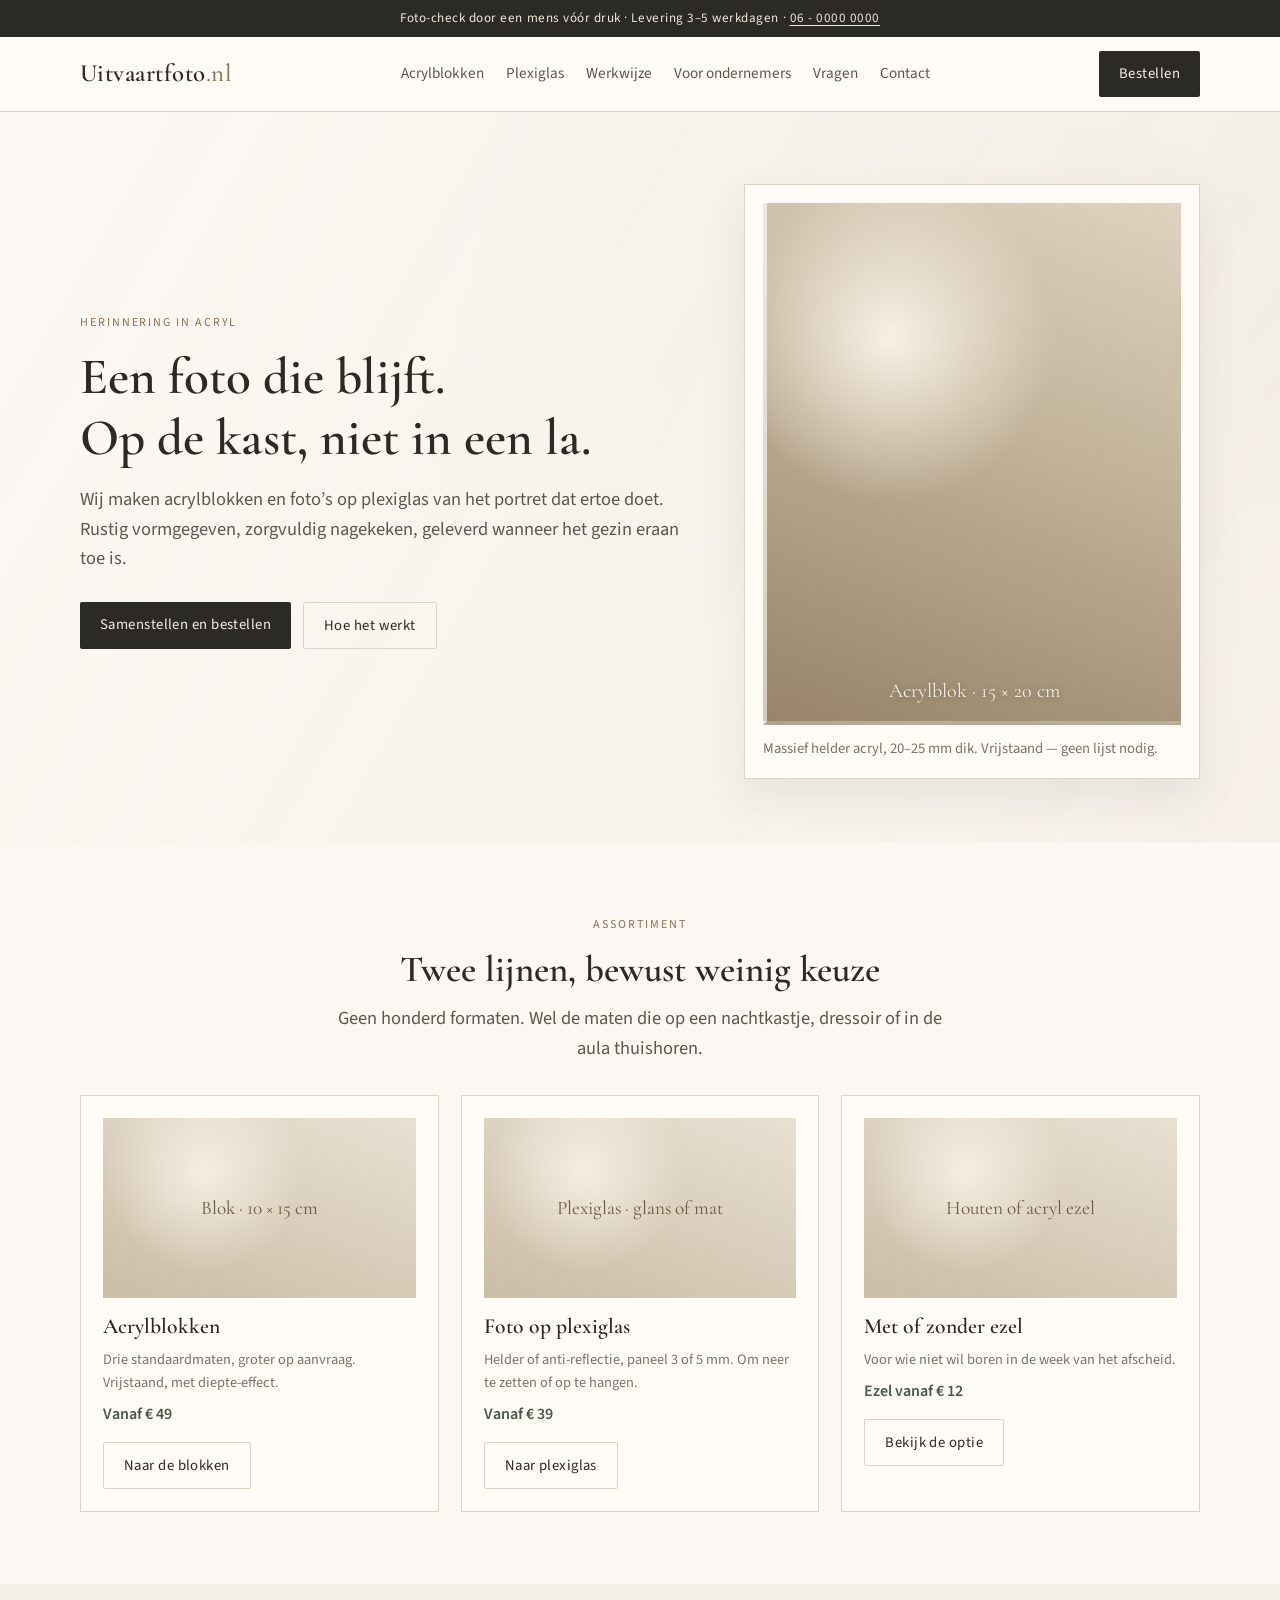
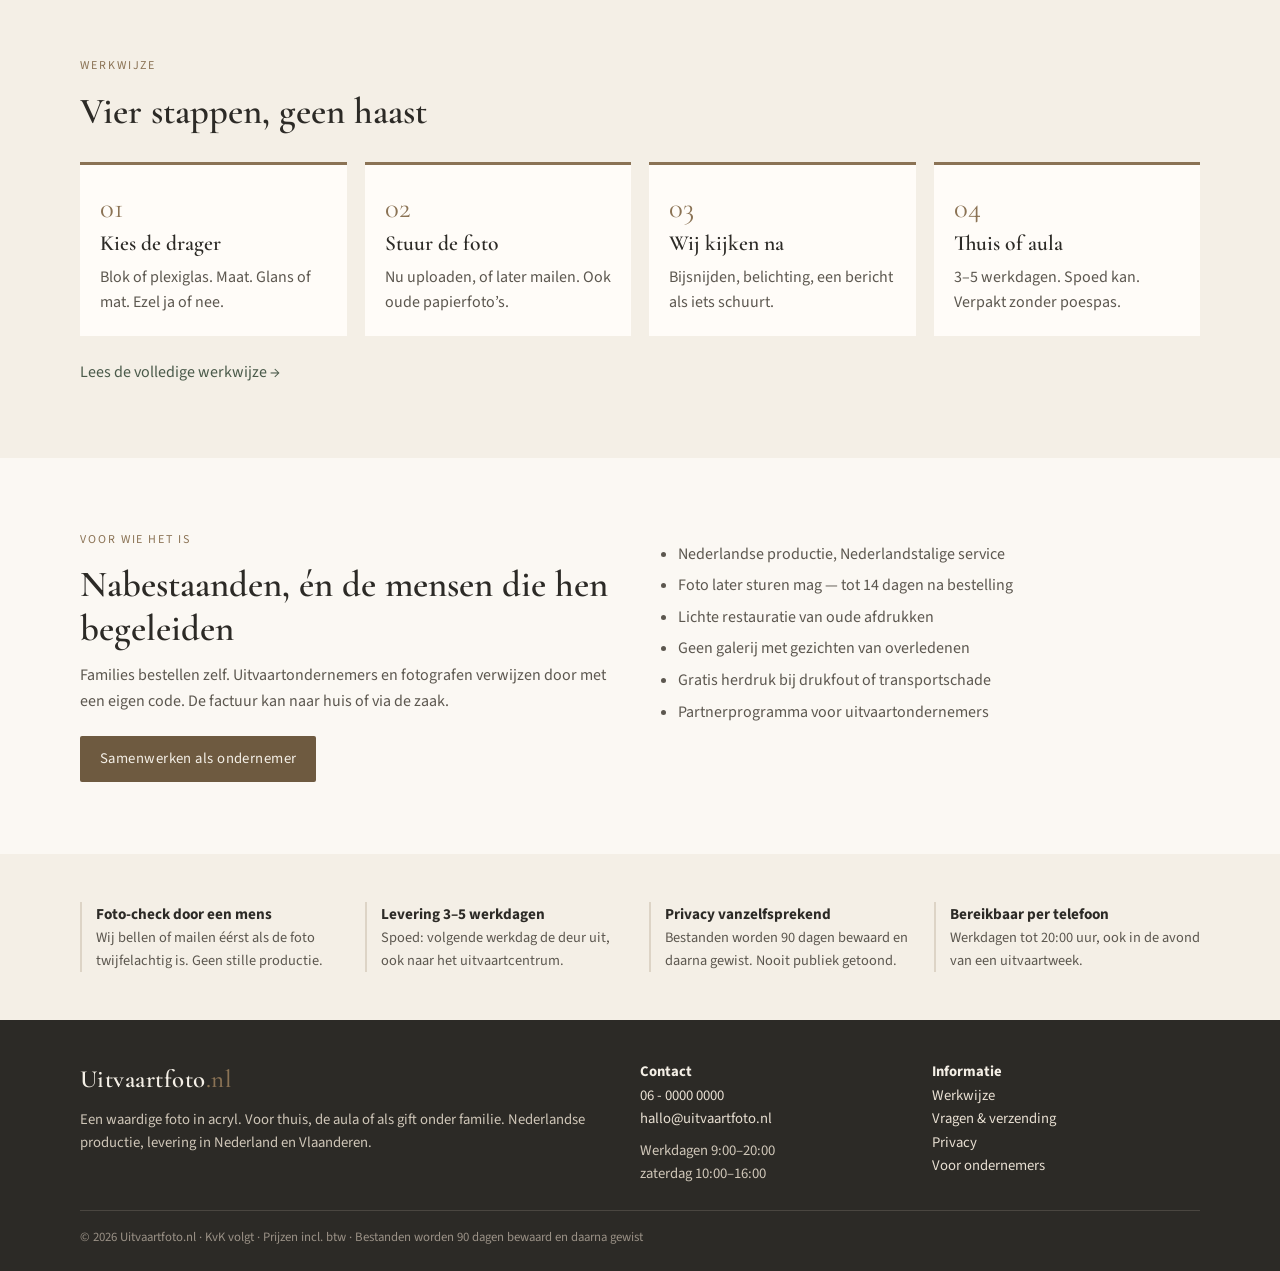
<file: index.html>
<!DOCTYPE html>
<html lang="nl">
<head>
  <meta charset="UTF-8" />
  <meta name="viewport" content="width=device-width, initial-scale=1" />
  <title>Uitvaartfoto.nl — Een blijvende herinnering in acryl</title>
  <meta name="description" content="Acrylblokken en foto op plexiglas als waardige herinnering aan een overledene. Drie maten, glans of mat, met of zonder ezel. Foto-check door een mens vóór druk, levering in 3–5 werkdagen." />
  <link rel="canonical" href="https://uitvaartfoto.nl/" />
  <meta property="og:title" content="Uitvaartfoto.nl — Een blijvende herinnering in acryl" />
  <meta property="og:description" content="Acrylblokken en foto op plexiglas als waardige herinnering. Zorgvuldig nagekeken, geleverd wanneer het gezin eraan toe is." />
  <meta property="og:type" content="website" />
  <meta property="og:url" content="https://uitvaartfoto.nl/" />
  <meta property="og:locale" content="nl_NL" />
  <link rel="icon" href="favicon.svg" type="image/svg+xml" />
  <link rel="preconnect" href="https://fonts.googleapis.com" />
  <link rel="preconnect" href="https://fonts.gstatic.com" crossorigin />
  <link href="https://fonts.googleapis.com/css2?family=Cormorant+Garamond:ital,wght@0,500;0,600;1,500&family=Source+Sans+3:wght@400;500;600&display=swap" rel="stylesheet" />
  <link rel="stylesheet" href="styles.css" />
  <script type="application/ld+json">
  {
    "@context": "https://schema.org",
    "@type": "Organization",
    "name": "Uitvaartfoto.nl",
    "url": "https://uitvaartfoto.nl/",
    "email": "hallo@uitvaartfoto.nl",
    "description": "Specialist in herinneringsfoto's voor uitvaart en rouw: acrylblokken en foto op plexiglas.",
    "areaServed": ["NL", "BE"]
  }
  </script>
</head>
<body>
  <a class="skiplink" href="#main">Direct naar inhoud</a>
  <div class="topbar">Foto-check door een mens vóór druk · Levering 3–5 werkdagen · <a href="tel:+31600000000">06 - 0000 0000</a></div>
  <header class="site">
    <div class="wrap nav">
      <a class="logo" href="index.html">Uitvaartfoto<span>.nl</span></a>
      <input class="nav-toggle" type="checkbox" id="navtoggle" aria-label="Menu openen of sluiten" />
      <label class="nav-toggle-label" for="navtoggle">Menu</label>
      <nav class="main" aria-label="Hoofdmenu">
        <ul>
          <li><a href="acrylblokken.html">Acrylblokken</a></li>
          <li><a href="plexiglas.html">Plexiglas</a></li>
          <li><a href="werkwijze.html">Werkwijze</a></li>
          <li><a href="ondernemers.html">Voor ondernemers</a></li>
          <li><a href="veelgestelde-vragen.html">Vragen</a></li>
          <li><a href="contact.html">Contact</a></li>
        </ul>
      </nav>
      <a class="btn" href="bestellen.html">Bestellen</a>
    </div>
  </header>

  <main id="main">
    <section class="hero">
      <div class="wrap hero-grid">
        <div>
          <p class="eyebrow">Herinnering in acryl</p>
          <h1>Een foto die blijft.<br>Op de kast, niet in een la.</h1>
          <p class="lead">Wij maken acrylblokken en foto’s op plexiglas van het portret dat ertoe doet. Rustig vormgegeven, zorgvuldig nagekeken, geleverd wanneer het gezin eraan toe is.</p>
          <div class="hero-actions">
            <a class="btn" href="bestellen.html">Samenstellen en bestellen</a>
            <a class="btn ghost" href="werkwijze.html">Hoe het werkt</a>
          </div>
        </div>
        <div class="hero-card">
          <div class="frame">Acrylblok · 15 × 20 cm</div>
          <p>Massief helder acryl, 20–25 mm dik. Vrijstaand — geen lijst nodig.</p>
        </div>
      </div>
    </section>

    <section>
      <div class="wrap center">
        <p class="eyebrow">Assortiment</p>
        <h2>Twee lijnen, bewust weinig keuze</h2>
        <p class="lead">Geen honderd formaten. Wel de maten die op een nachtkastje, dressoir of in de aula thuishoren.</p>
        <div class="products" style="text-align:left">
          <article class="card">
            <div class="thumb">Blok · 10 × 15 cm</div>
            <h3>Acrylblokken</h3>
            <p class="meta">Drie standaardmaten, groter op aanvraag. Vrijstaand, met diepte-effect.</p>
            <p class="price">Vanaf € 49</p>
            <a class="btn ghost" href="acrylblokken.html">Naar de blokken</a>
          </article>
          <article class="card">
            <div class="thumb">Plexiglas · glans of mat</div>
            <h3>Foto op plexiglas</h3>
            <p class="meta">Helder of anti-reflectie, paneel 3 of 5 mm. Om neer te zetten of op te hangen.</p>
            <p class="price">Vanaf € 39</p>
            <a class="btn ghost" href="plexiglas.html">Naar plexiglas</a>
          </article>
          <article class="card">
            <div class="thumb">Houten of acryl ezel</div>
            <h3>Met of zonder ezel</h3>
            <p class="meta">Voor wie niet wil boren in de week van het afscheid.</p>
            <p class="price">Ezel vanaf € 12</p>
            <a class="btn ghost" href="plexiglas.html#ezel">Bekijk de optie</a>
          </article>
        </div>
      </div>
    </section>

    <section style="background:var(--cream)">
      <div class="wrap">
        <p class="eyebrow">Werkwijze</p>
        <h2>Vier stappen, geen haast</h2>
        <div class="steps" style="margin-top:28px">
          <div class="step"><div class="num">01</div><h3>Kies de drager</h3><p class="muted">Blok of plexiglas. Maat. Glans of mat. Ezel ja of nee.</p></div>
          <div class="step"><div class="num">02</div><h3>Stuur de foto</h3><p class="muted">Nu uploaden, of later mailen. Ook oude papierfoto’s.</p></div>
          <div class="step"><div class="num">03</div><h3>Wij kijken na</h3><p class="muted">Bijsnijden, belichting, een bericht als iets schuurt.</p></div>
          <div class="step"><div class="num">04</div><h3>Thuis of aula</h3><p class="muted">3–5 werkdagen. Spoed kan. Verpakt zonder poespas.</p></div>
        </div>
        <p style="margin-top:24px"><a href="werkwijze.html">Lees de volledige werkwijze →</a></p>
      </div>
    </section>

    <section>
      <div class="wrap split">
        <div>
          <p class="eyebrow">Voor wie het is</p>
          <h2>Nabestaanden, én de mensen die hen begeleiden</h2>
          <p class="muted">Families bestellen zelf. Uitvaartondernemers en fotografen verwijzen door met een eigen code. De factuur kan naar huis of via de zaak.</p>
          <p style="margin-top:22px"><a class="btn bronze" href="ondernemers.html">Samenwerken als ondernemer</a></p>
        </div>
        <div>
          <ul class="plain">
            <li>Nederlandse productie, Nederlandstalige service</li>
            <li>Foto later sturen mag — tot 14 dagen na bestelling</li>
            <li>Lichte restauratie van oude afdrukken</li>
            <li>Geen galerij met gezichten van overledenen</li>
            <li>Gratis herdruk bij drukfout of transportschade</li>
            <li>Partnerprogramma voor uitvaartondernemers</li>
          </ul>
        </div>
      </div>
    </section>

    <section style="background:var(--cream); padding:48px 0">
      <div class="wrap">
        <div class="trust" style="margin-top:0">
          <div><strong>Foto-check door een mens</strong>Wij bellen of mailen éérst als de foto twijfelachtig is. Geen stille productie.</div>
          <div><strong>Levering 3–5 werkdagen</strong>Spoed: volgende werkdag de deur uit, ook naar het uitvaartcentrum.</div>
          <div><strong>Privacy vanzelfsprekend</strong>Bestanden worden 90 dagen bewaard en daarna gewist. Nooit publiek getoond.</div>
          <div><strong>Bereikbaar per telefoon</strong>Werkdagen tot 20:00 uur, ook in de avond van een uitvaartweek.</div>
        </div>
      </div>
    </section>
  </main>

  <footer class="site">
    <div class="wrap footgrid">
      <div>
        <p class="logo" style="color:#f4efe6">Uitvaartfoto<span>.nl</span></p>
        <p style="margin-top:8px">Een waardige foto in acryl. Voor thuis, de aula of als gift onder familie. Nederlandse productie, levering in Nederland en Vlaanderen.</p>
      </div>
      <div>
        <p><strong style="color:#f4efe6">Contact</strong></p>
        <p><a href="tel:+31600000000">06 - 0000 0000</a><br><a href="mailto:hallo@uitvaartfoto.nl">hallo@uitvaartfoto.nl</a></p>
        <p style="margin-top:8px">Werkdagen 9:00–20:00<br>zaterdag 10:00–16:00</p>
      </div>
      <div>
        <p><strong style="color:#f4efe6">Informatie</strong></p>
        <p>
          <a href="werkwijze.html">Werkwijze</a><br>
          <a href="veelgestelde-vragen.html">Vragen &amp; verzending</a><br>
          <a href="privacy.html">Privacy</a><br>
          <a href="ondernemers.html">Voor ondernemers</a>
        </p>
      </div>
    </div>
    <div class="wrap legal">© 2026 Uitvaartfoto.nl · KvK volgt · Prijzen incl. btw · Bestanden worden 90 dagen bewaard en daarna gewist</div>
  </footer>
</body>
</html>
</file>
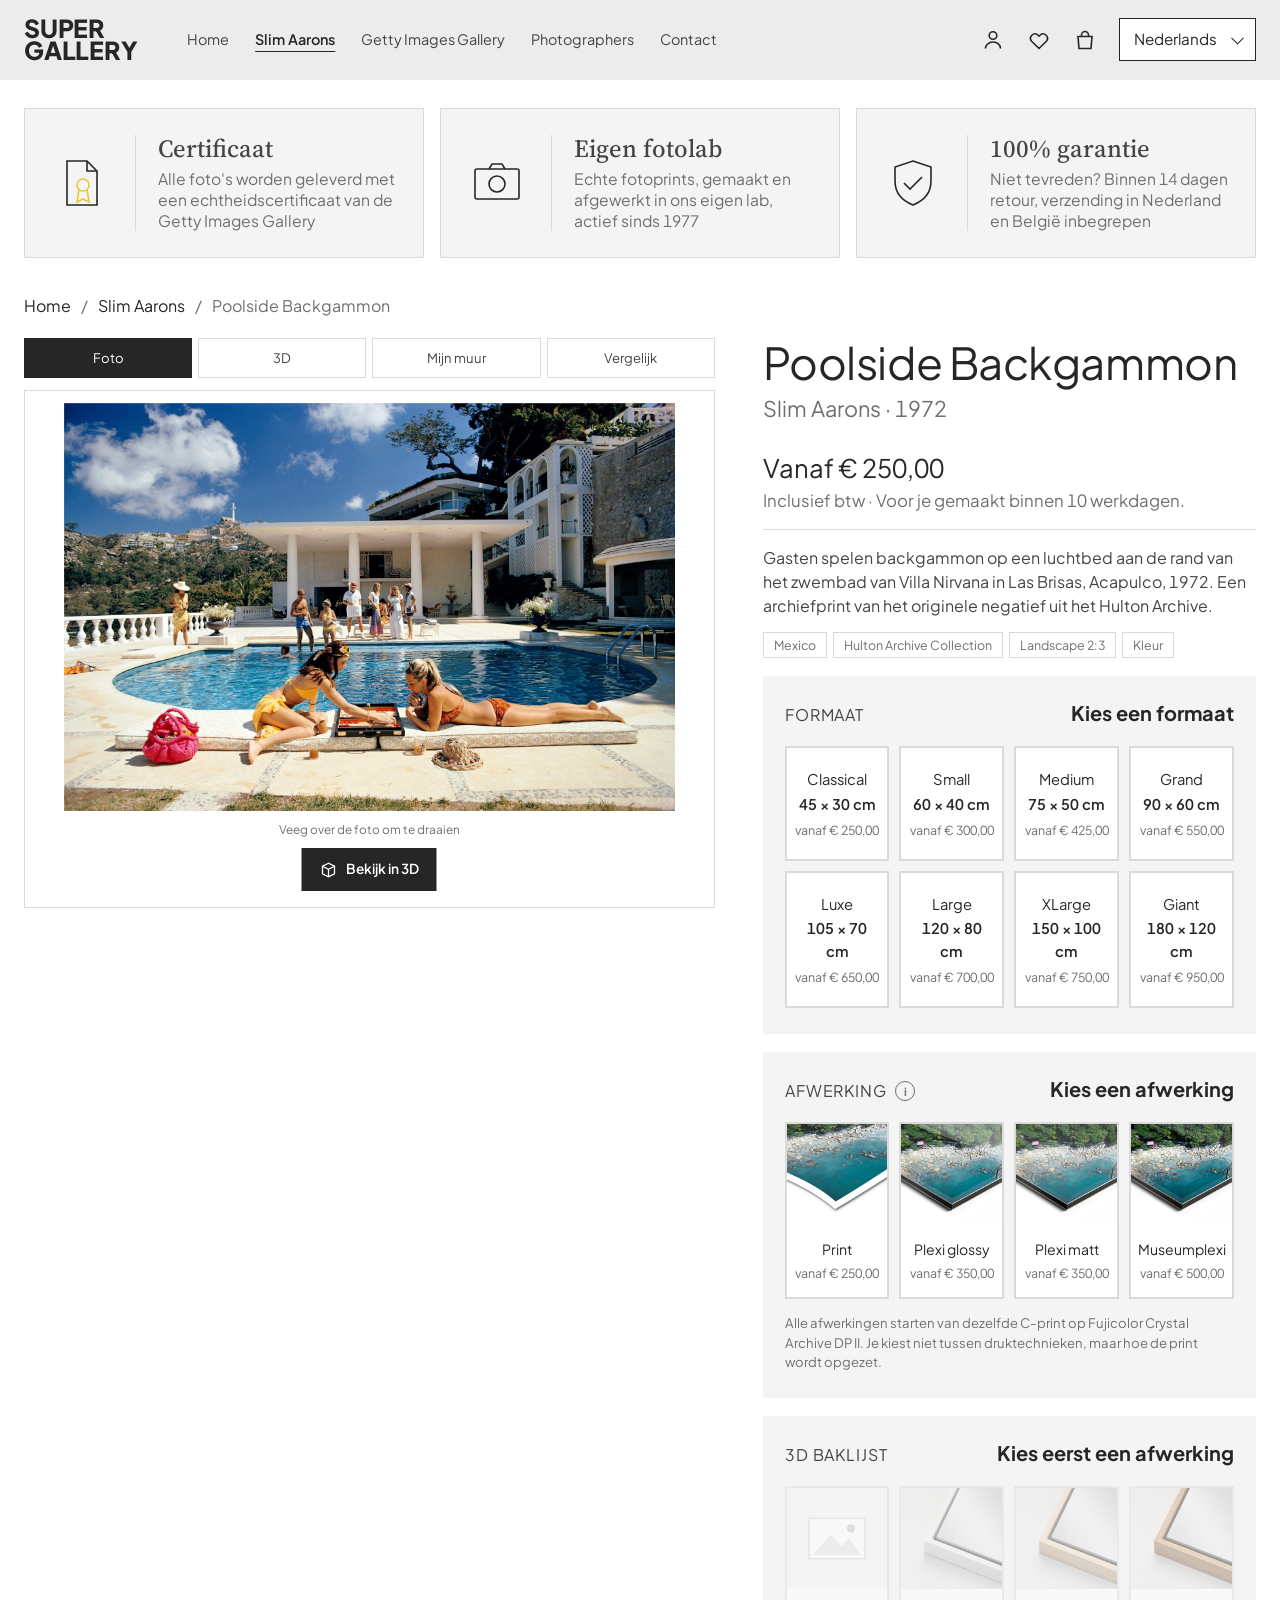
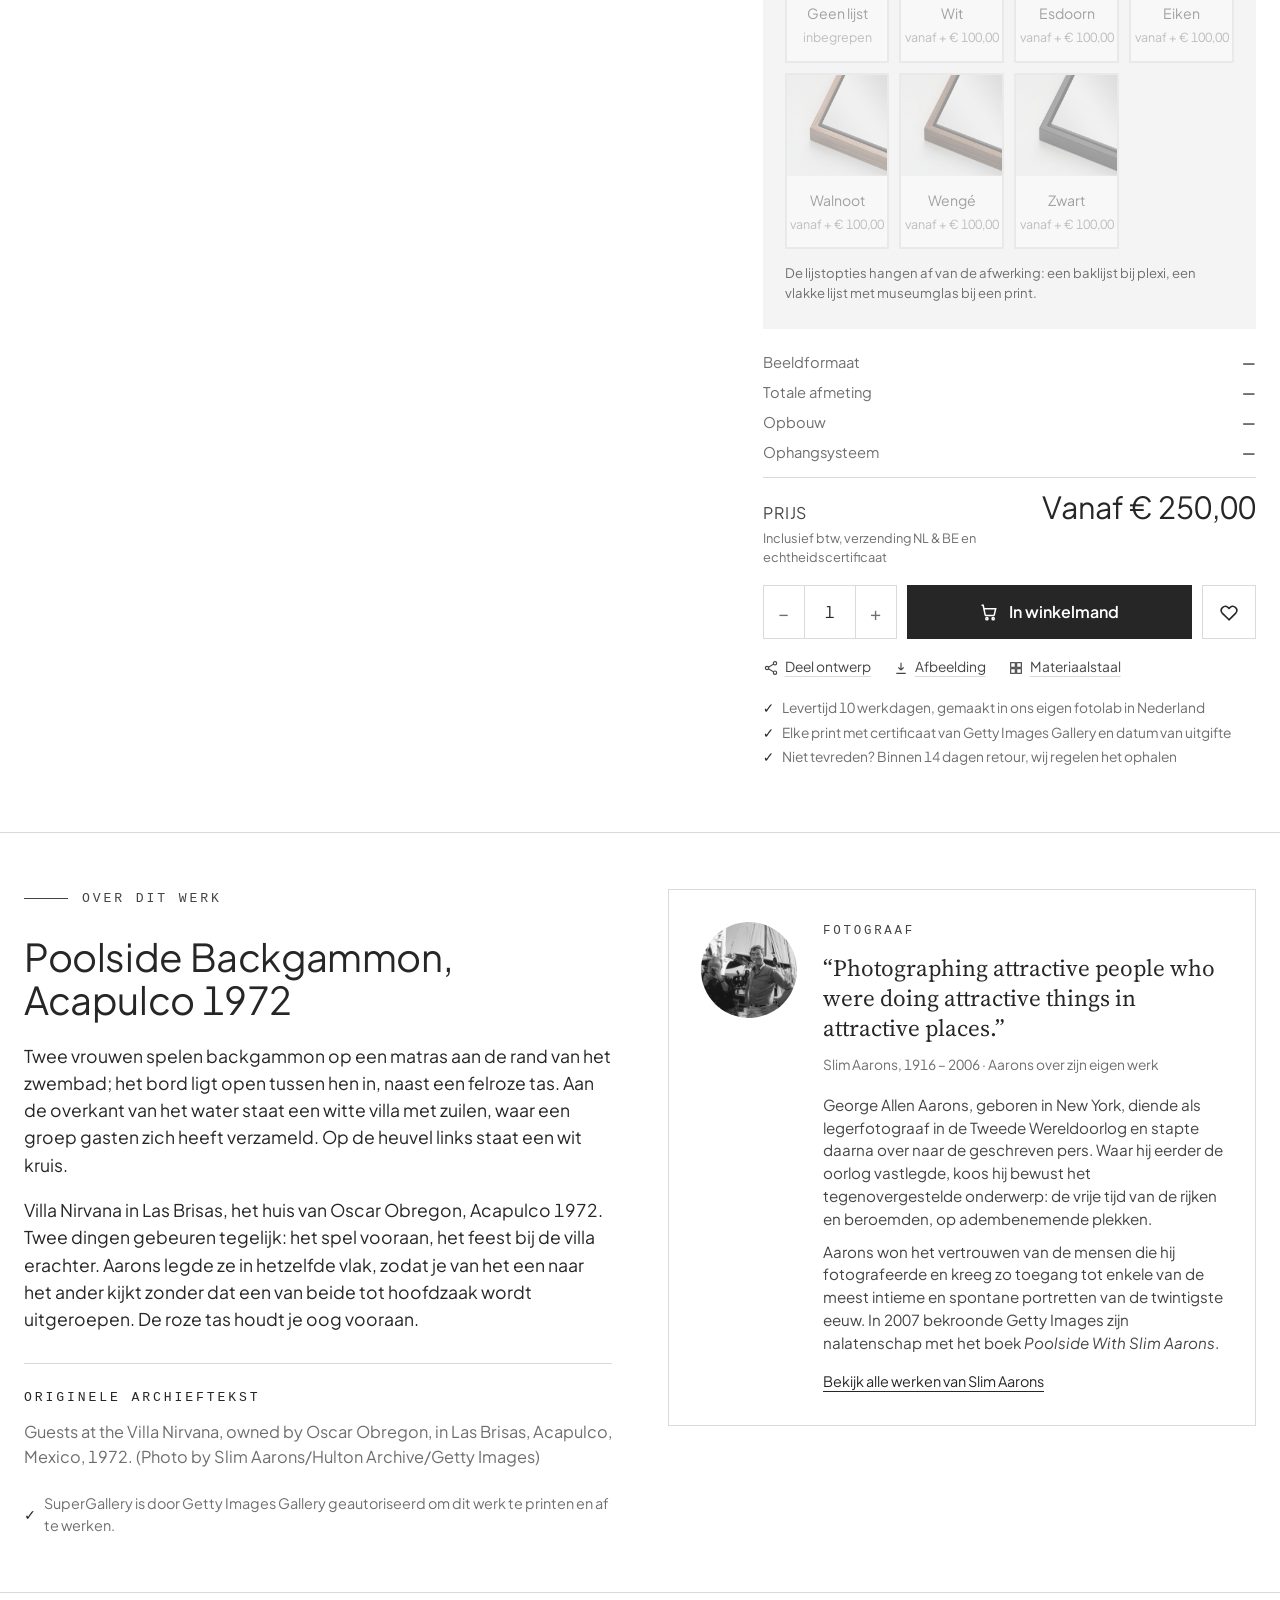
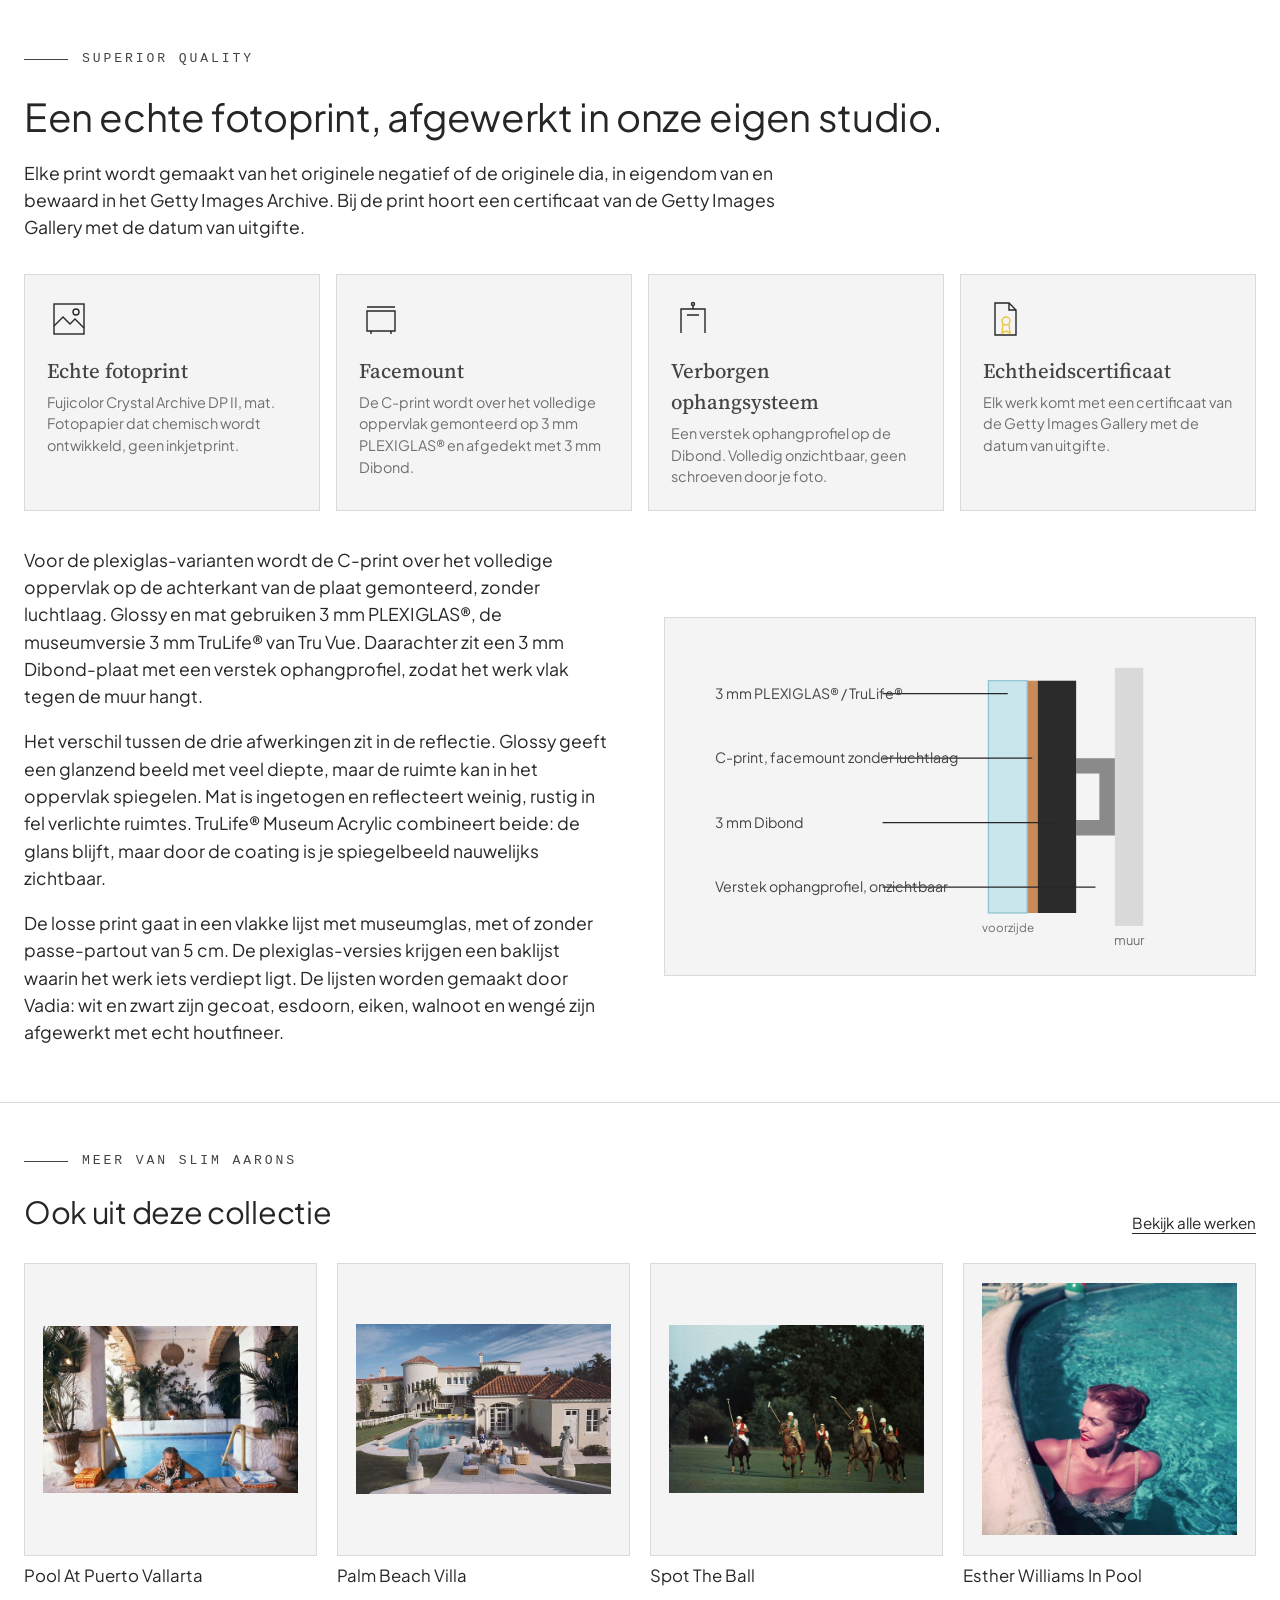
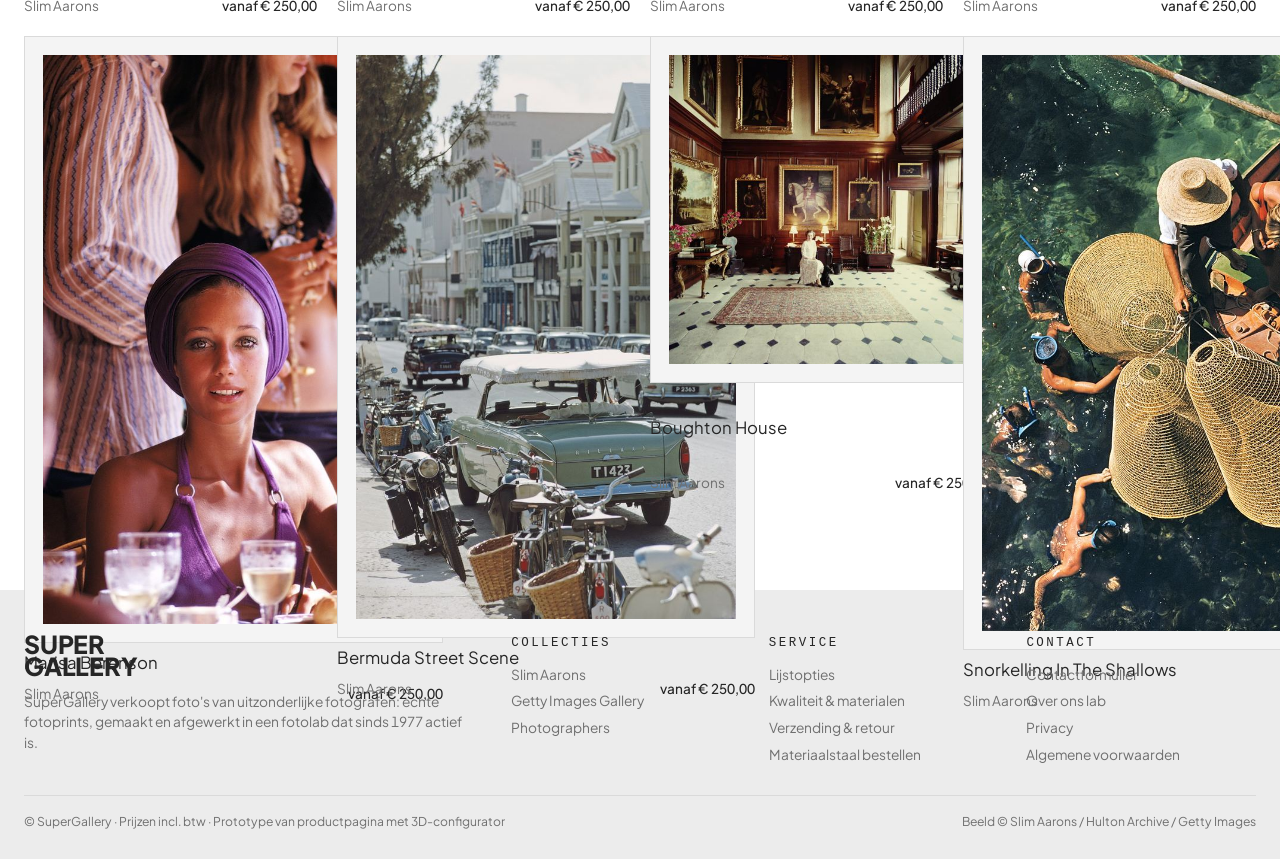
<file: supergallery/index.html>
<!DOCTYPE html>
<html lang="nl">
<head>
  <meta charset="utf-8" />
  <meta name="viewport" content="width=device-width, initial-scale=1" />
  <title>Poolside Backgammon by Slim Aarons | SuperGallery</title>
  <meta name="description" content="Poolside Backgammon (Acapulco, 1972) van Slim Aarons als echte fotoprint. Kies formaat, afwerking en lijst en bekijk je configuratie fotorealistisch in 3D." />
  <link rel="preconnect" href="https://fonts.googleapis.com" />
  <link rel="preconnect" href="https://fonts.gstatic.com" crossorigin />
  <link rel="stylesheet" href="https://fonts.googleapis.com/css2?family=Plus+Jakarta+Sans:wght@400;500;600;700;800&family=Source+Serif+4:opsz,wght@8..60,400;8..60,500&display=swap" />
  <link rel="stylesheet" href="style.css" />
  <script type="application/ld+json">
  {
    "@context": "https://schema.org",
    "@type": "Product",
    "name": "Poolside Backgammon",
    "sku": "77443356",
    "category": "Slim Aarons",
    "image": ["img/poolside.jpg"],
    "description": "Guests at the Villa Nirvana, owned by Oscar Obregon, in Las Brisas, Acapulco, Mexico, 1972. (Photo by Slim Aarons/Hulton Archive/Getty Images)",
    "offers": { "@type": "Offer", "priceCurrency": "EUR", "price": "250.00", "availability": "https://schema.org/InStock" }
  }
  </script>
</head>
<body>

<header class="site">
  <div class="wrap nav">
    <a class="logo" href="#" aria-label="SuperGallery home">
      <span class="name">Super Gallery</span>
      <span class="sub">Prism Studio 3D</span>
    </a>
    <ul>
      <li><a href="#">Home</a></li>
      <li><a href="#" aria-current="page">Slim Aarons</a></li>
      <li><a href="#">Getty Images Gallery</a></li>
      <li><a href="#">Photographers</a></li>
      <li><a href="#">Contact</a></li>
    </ul>
    <div class="nav-tools">
      <a class="icon-btn" href="#" aria-label="Account">
        <svg viewBox="0 0 24 24" fill="none" stroke="currentColor" stroke-width="1.6"><circle cx="12" cy="7.5" r="3.8"/><path d="M4.5 20.5c0-3.9 3.4-6.5 7.5-6.5s7.5 2.6 7.5 6.5"/></svg>
      </a>
      <a class="icon-btn" href="#bewaard" aria-label="Bewaarde ontwerpen">
        <svg viewBox="0 0 24 24" fill="none" stroke="currentColor" stroke-width="1.6"><path d="M12 20.5 4.6 13.2a4.4 4.4 0 0 1 6.2-6.2L12 8.2l1.2-1.2a4.4 4.4 0 0 1 6.2 6.2z"/></svg>
        <span class="badge" id="wishCount" hidden>0</span>
      </a>
      <a class="icon-btn" href="#" aria-label="Winkelmand" id="bagBtn">
        <svg viewBox="0 0 24 24" fill="none" stroke="currentColor" stroke-width="1.6"><path d="M5 8.5h14l-1 12H6z"/><path d="M8.5 8.5V7a3.5 3.5 0 0 1 7 0v1.5"/></svg>
        <span class="badge" id="bagCount" hidden>0</span>
      </a>
      <button class="icon-btn nav-toggle" aria-label="Menu">
        <svg viewBox="0 0 24 24" fill="none" stroke="currentColor" stroke-width="1.6"><path d="M3.5 7h17M3.5 12h17M3.5 17h17"/></svg>
      </button>
      <div class="lang">
        <select id="lang" aria-label="Taal">
          <option>Nederlands</option>
          <option>English</option>
          <option>Deutsch</option>
        </select>
      </div>
    </div>
  </div>
</header>

<main class="wrap">
  <div class="usps">
    <div class="usp">
      <div class="ic"><svg viewBox="0 0 56 56" fill="none" stroke="currentColor" stroke-width="1.6"><path d="M14 6h20l10 10v34H14z"/><path d="M34 6v10h10"/><circle cx="30" cy="30" r="6" stroke="#e8c73a"/><path d="M26 35l-2 12 6-3 6 3-2-12" stroke="#e8c73a"/></svg></div>
      <div class="sep"></div>
      <div><h3>Certificaat</h3><p>Alle foto's worden geleverd met een echtheidscertificaat van de Getty Images Gallery</p></div>
    </div>
    <div class="usp">
      <div class="ic"><svg viewBox="0 0 56 56" fill="none" stroke="currentColor" stroke-width="1.6"><rect x="6" y="14" width="44" height="30" rx="2"/><circle cx="28" cy="29" r="8"/><path d="M20 14l3-5h10l3 5"/></svg></div>
      <div class="sep"></div>
      <div><h3>Eigen fotolab</h3><p>Echte fotoprints, gemaakt en afgewerkt in ons eigen lab, actief sinds 1977</p></div>
    </div>
    <div class="usp">
      <div class="ic"><svg viewBox="0 0 56 56" fill="none" stroke="currentColor" stroke-width="1.6"><path d="M28 6l18 6v14c0 12-8 20-18 24C18 46 10 38 10 26V12z"/><path d="M19 28l6 6 12-12"/></svg></div>
      <div class="sep"></div>
      <div><h3>100% garantie</h3><p>Niet tevreden? Binnen 14 dagen retour, verzending in Nederland en België inbegrepen</p></div>
    </div>
  </div>

  <nav class="crumbs" aria-label="Kruimelpad">
    <a href="#">Home</a><span>/</span><a href="#">Slim Aarons</a><span>/</span><span aria-current="page">Poolside Backgammon</span>
  </nav>

  <div class="product">
    <!-- ================= 3D viewer ================= -->
    <div class="viewer-col">
      <div class="viewer-toolbar">
        <div class="seg" role="tablist" aria-label="Weergave">
          <button role="tab" data-view="photo" aria-pressed="true">Foto</button>
          <button role="tab" data-view="orbit" aria-pressed="false">3D</button>
          <button role="tab" data-view="wall" aria-pressed="false">Mijn muur</button>
          <button role="tab" data-view="compare" aria-pressed="false">Vergelijk</button>
        </div>
      </div>

      <div class="viewer" id="viewer">
        <div class="viewer-loading" id="viewerLoading">3D-weergave laden…</div>
        <div class="viewer-photo" id="viewerPhoto">
          <img src="img/poolside.jpg" alt="Poolside Backgammon — Slim Aarons, Acapulco 1972" width="1800" height="1203" />
          <span class="swipe-hint">Veeg over de foto om te draaien</span>
          <button class="to3d" id="to3d" type="button">
            <svg viewBox="0 0 24 24" fill="none" stroke="currentColor" stroke-width="1.7"><path d="M12 3 4 7v10l8 4 8-4V7z"/><path d="M4 7l8 4 8-4M12 11v10"/></svg>
            Bekijk in 3D
          </button>
        </div>
        <div class="viewer-wall off" id="viewerWall">
          <div class="wall-scene" id="wallScene">
            <div class="wall-default"><div class="wall-default-floor"></div></div>
            <img id="wallPhoto" alt="" hidden />
            <img class="wall-art" id="wallArt" alt="Het werk op jouw muur" draggable="false" />
          </div>
          <div class="wall-bar">
            <label class="btn-mini file">
              <input type="file" id="wallFile" accept="image/*" capture="environment" hidden />
              <svg viewBox="0 0 24 24" fill="none" stroke="currentColor" stroke-width="1.7"><rect x="3" y="7" width="18" height="13" rx="2"/><circle cx="12" cy="13.5" r="3.5"/><path d="M8 7l1.5-3h5L16 7"/></svg>
              Foto van je muur
            </label>
            <label class="wall-range">Breedte in beeld
              <input type="range" id="wallWidth" min="150" max="800" step="10" value="350" />
              <span id="wallWidthVal">350 cm</span>
            </label>
            <span class="wall-size" id="wallSizeLabel"></span>
            <span class="wall-hint">Sleep het werk op zijn plek</span>
          </div>
        </div>
        <div class="viewer-compare off" id="viewerCompare">
          <div class="cmp-chips" id="cmpChips"></div>
          <div class="cmp-stage" id="cmpStage"></div>
          <div class="cmp-legend" id="cmpLegend"></div>
          <p class="cmp-note" id="cmpNote"></p>
        </div>
        <div class="viewer-hud">
          <span class="chip"><strong id="hudSize">45 × 30 cm</strong></span>
          <span class="hud-hint" id="hudHint">Sleep om te draaien · knijp of scroll om te zoomen</span>
        </div>
        <div class="viewer-bar" id="viewerBar">
          <button type="button" data-cam="front" title="Vooraanzicht" aria-label="Vooraanzicht" aria-pressed="false">
            <svg viewBox="0 0 24 24" fill="none" stroke="currentColor" stroke-width="1.7"><rect x="4" y="5" width="16" height="14"/><rect x="7" y="8" width="10" height="8"/></svg>
          </button>
          <button type="button" data-cam="edge" title="Lijstdikte (zijaanzicht)" aria-label="Lijstdikte" aria-pressed="false">
            <svg viewBox="0 0 24 24" fill="none" stroke="currentColor" stroke-width="1.7"><path d="M7 4l10 3v13L7 17z"/><path d="M7 4v13M17 7l-3 1"/></svg>
          </button>
          <button type="button" data-cam="glass" title="Glasinspectie (close-up)" aria-label="Glasinspectie" aria-pressed="false">
            <svg viewBox="0 0 24 24" fill="none" stroke="currentColor" stroke-width="1.7"><circle cx="10.5" cy="10.5" r="6"/><path d="m20 20-5-5M7.5 9a3 3 0 0 1 3-3"/></svg>
          </button>
          <button type="button" data-cam="corner" title="Hoek (verstek en opbouw)" aria-label="Hoek bekijken" aria-pressed="false">
            <svg viewBox="0 0 24 24" fill="none" stroke="currentColor" stroke-width="1.7"><path d="M4 20V8a4 4 0 0 1 4-4h12"/><path d="M8 20v-8a1 1 0 0 1 1-1h11"/><path d="M4 8l4 3M20 4l-1 5"/></svg>
          </button>
          <span class="bar-sep"></span>
          <div class="select-pill">
            <select id="studio" aria-label="Omgeving">
              <option value="studio">Studio</option>
              <option value="galerie">Galerie</option>
              <option value="woonkamer">Woonkamer</option>
              <option value="donker">Donker</option>
            </select>
          </div>
          <button type="button" id="scaleToggle" aria-pressed="false" title="Schaal tonen (persoon 1,75 m)" aria-label="Schaal tonen">
            <svg viewBox="0 0 24 24" fill="none" stroke="currentColor" stroke-width="1.8"><circle cx="12" cy="5" r="2.2"/><path d="M12 8v6m0 0-3 6m3-6 3 6M8 11h8"/></svg>
          </button>
          <button type="button" id="spinToggle" aria-pressed="false" title="Automatisch draaien" aria-label="Automatisch draaien">
            <svg viewBox="0 0 24 24" fill="none" stroke="currentColor" stroke-width="1.8"><path d="M8 6v12l10-6z"/></svg>
          </button>
          <button type="button" id="resetView" title="Weergave herstellen" aria-label="Weergave herstellen">
            <svg viewBox="0 0 24 24" fill="none" stroke="currentColor" stroke-width="1.8"><path d="M4 12a8 8 0 1 0 2.5-5.8"/><path d="M4 4v5h5"/></svg>
          </button>
        </div>
      </div>
    </div>

    <!-- ================= Configurator ================= -->
    <div class="config">
      <div class="welcome" id="welcome" hidden>
        <span id="welcomeText"></span>
        <div class="welcome-actions"><button type="button" class="btn-mini" id="welcomeLoad">Laden</button><button type="button" class="btn-mini ghost" id="welcomeClose">Sluiten</button></div>
      </div>
      <h1>Poolside Backgammon</h1>
      <p class="byline">Slim Aarons · 1972</p>
      <p class="from">Vanaf € 250,00</p>
      <p class="from-note">Inclusief btw · Voor je gemaakt binnen 10 werkdagen.</p>
      <p class="intro">Gasten spelen backgammon op een luchtbed aan de rand van het zwembad van Villa Nirvana in Las Brisas, Acapulco, 1972. Een archiefprint van het originele negatief uit het Hulton Archive.</p>
      <div class="facts">
        <span>Mexico</span><span>Hulton Archive Collection</span><span>Landscape 2:3</span><span>Kleur</span>
      </div>

      <div class="group">
        <div class="group-head">
          <h2>Formaat</h2>
          <span class="sel" id="sizeSel"></span>
        </div>
        <div class="opts sizes" id="sizeOpts"></div>
      </div>

      <div class="group">
        <div class="group-head">
          <h2>Afwerking <button class="info" id="finishInfo" aria-label="Uitleg over afwerkingen">i</button></h2>
          <span class="sel" id="finishSel"></span>
        </div>
        <div class="opts finishes" id="finishOpts"></div>
        <p class="rule-note">Alle afwerkingen starten van dezelfde C-print op Fujicolor Crystal Archive DP II. Je kiest niet tussen druktechnieken, maar hoe de print wordt opgezet.</p>
      </div>

      <div class="group">
        <div class="group-head">
          <h2 id="frameTitle">Lijst</h2>
          <span class="sel" id="frameSel"></span>
        </div>
        <div class="opts frames" id="frameOpts"></div>
        <div class="opts mats" id="matOpts" hidden></div>
        <p class="rule-note" id="frameNote"></p>
      </div>

      <div class="summary">
        <div class="row"><span>Beeldformaat</span><b id="sumImage"></b></div>
        <div class="row"><span>Totale afmeting</span><b id="sumTotal"></b></div>
        <div class="row"><span>Opbouw</span><b id="sumBuild"></b></div>
        <div class="row"><span>Ophangsysteem</span><b id="sumHang"></b></div>
        <div class="total">
          <div><span class="label" id="sumLabel">Prijs</span><small>Inclusief btw, verzending NL &amp; BE en echtheidscertificaat</small></div>
          <span class="amount" id="sumPrice">Vanaf € 250,00</span>
        </div>
      </div>

      <div class="cta">
        <div class="qty" role="group" aria-label="Aantal">
          <button type="button" id="qtyMinus" aria-label="Minder">−</button>
          <input id="qty" type="number" inputmode="numeric" min="1" max="20" value="1" aria-label="Aantal" />
          <button type="button" id="qtyPlus" aria-label="Meer">+</button>
        </div>
        <button class="btn-primary" id="addToBag">
          <svg viewBox="0 0 24 24" fill="none" stroke="currentColor" stroke-width="1.8"><path d="M3 4h2l2.4 11.5a1 1 0 0 0 1 .8h8.9a1 1 0 0 0 1-.8L20 8H6.5"/><circle cx="9.5" cy="20" r="1.3"/><circle cx="17" cy="20" r="1.3"/></svg>
          In winkelmand
        </button>
        <button class="btn-icon" id="saveBtn" aria-pressed="false" title="Bewaar ontwerp" aria-label="Bewaar ontwerp">
          <svg viewBox="0 0 24 24" fill="none" stroke="currentColor" stroke-width="1.7"><path d="M12 20.5 4.6 13.2a4.4 4.4 0 0 1 6.2-6.2L12 8.2l1.2-1.2a4.4 4.4 0 0 1 6.2 6.2z"/></svg>
        </button>
      </div>
      <div class="cta-links">
        <button type="button" class="btn-link" id="shareBtn">
          <svg viewBox="0 0 24 24" fill="none" stroke="currentColor" stroke-width="1.7"><circle cx="18" cy="5" r="2.5"/><circle cx="6" cy="12" r="2.5"/><circle cx="18" cy="19" r="2.5"/><path d="M8.2 10.8l7.6-4.6M8.2 13.2l7.6 4.6"/></svg>
          Deel ontwerp
        </button>
        <button type="button" class="btn-link" id="downloadBtn">
          <svg viewBox="0 0 24 24" fill="none" stroke="currentColor" stroke-width="1.7"><path d="M12 4v11m0 0-4-4m4 4 4-4M5 20h14"/></svg>
          Afbeelding
        </button>
        <button type="button" class="btn-link" id="sampleBtn">
          <svg viewBox="0 0 24 24" fill="none" stroke="currentColor" stroke-width="1.7"><rect x="4" y="4" width="7" height="7"/><rect x="13" y="4" width="7" height="7"/><rect x="4" y="13" width="7" height="7"/><rect x="13" y="13" width="7" height="7"/></svg>
          Materiaalstaal
        </button>
      </div>
      <div class="delivery">
        <span>Levertijd 10 werkdagen, gemaakt in ons eigen fotolab in Nederland</span>
        <span>Elke print met certificaat van Getty Images Gallery en datum van uitgifte</span>
        <span>Niet tevreden? Binnen 14 dagen retour, wij regelen het ophalen</span>
      </div>
      <section class="saved-section" id="savedSection" hidden>
        <a id="bewaard"></a>
        <div class="group-head"><h2>Bewaarde ontwerpen</h2></div>
        <div class="saved-list" id="savedList"></div>
        <form class="remind" id="remindForm">
          <label for="remindMail">Herinnering per e-mail</label>
          <div class="remind-row">
            <input type="email" id="remindMail" placeholder="jouw@e-mail.nl" required />
            <button type="submit" class="btn-mini">Stuur over 2 dagen</button>
          </div>
          <small>Je krijgt één mail met je bewaarde ontwerp. Geen nieuwsbrief.</small>
        </form>
      </section>
    </div>
  </div>
</main>

<!-- ================= Over dit werk ================= -->
<section class="band">
  <div class="wrap two">
    <div>
      <p class="eyebrow">Over dit werk</p>
      <h2 class="title">Poolside Backgammon, Acapulco 1972</h2>
      <div class="prose">
        <p>Twee vrouwen spelen backgammon op een matras aan de rand van het zwembad; het bord ligt open tussen hen in, naast een felroze tas. Aan de overkant van het water staat een witte villa met zuilen, waar een groep gasten zich heeft verzameld. Op de heuvel links staat een wit kruis.</p>
        <p>Villa Nirvana in Las Brisas, het huis van Oscar Obregon, Acapulco 1972. Twee dingen gebeuren tegelijk: het spel vooraan, het feest bij de villa erachter. Aarons legde ze in hetzelfde vlak, zodat je van het een naar het ander kijkt zonder dat een van beide tot hoofdzaak wordt uitgeroepen. De roze tas houdt je oog vooraan.</p>
      </div>
      <div class="archive">
        <b>Originele archieftekst</b>
        Guests at the Villa Nirvana, owned by Oscar Obregon, in Las Brisas, Acapulco, Mexico, 1972. (Photo by Slim Aarons/Hulton Archive/Getty Images)
      </div>
      <p class="auth">SuperGallery is door Getty Images Gallery geautoriseerd om dit werk te printen en af te werken.</p>
    </div>
    <div class="quote">
      <img src="img/author.jpg" alt="Portret van Slim Aarons" width="96" height="96" loading="lazy" />
      <div>
        <p class="k">Fotograaf</p>
        <blockquote>“Photographing attractive people who were doing attractive things in attractive places.”</blockquote>
        <p class="who">Slim Aarons, 1916 – 2006 · Aarons over zijn eigen werk</p>
        <div class="bio">
          <p>George Allen Aarons, geboren in New York, diende als legerfotograaf in de Tweede Wereldoorlog en stapte daarna over naar de geschreven pers. Waar hij eerder de oorlog vastlegde, koos hij bewust het tegenovergestelde onderwerp: de vrije tijd van de rijken en beroemden, op adembenemende plekken.</p>
          <p>Aarons won het vertrouwen van de mensen die hij fotografeerde en kreeg zo toegang tot enkele van de meest intieme en spontane portretten van de twintigste eeuw. In 2007 bekroonde Getty Images zijn nalatenschap met het boek <em>Poolside With Slim Aarons</em>.</p>
        </div>
        <a class="more" href="#">Bekijk alle werken van Slim Aarons</a>
      </div>
    </div>
  </div>
</section>

<!-- ================= Kwaliteit ================= -->
<section class="band">
  <div class="wrap">
    <p class="eyebrow">Superior quality</p>
    <h2 class="title">Een echte fotoprint, afgewerkt in onze eigen studio.</h2>
    <p class="prose">Elke print wordt gemaakt van het originele negatief of de originele dia, in eigendom van en bewaard in het Getty Images Archive. Bij de print hoort een certificaat van de Getty Images Gallery met de datum van uitgifte.</p>

    <div class="quality">
      <div class="q-item"><div class="ic"><svg viewBox="0 0 40 40" fill="none" stroke="currentColor" stroke-width="1.4"><rect x="5" y="5" width="30" height="30"/><path d="M5 27l9-9 7 7 5-5 9 9"/><circle cx="27" cy="13" r="3"/></svg></div><h3>Echte fotoprint</h3><p>Fujicolor Crystal Archive DP II, mat. Fotopapier dat chemisch wordt ontwikkeld, geen inkjetprint.</p></div>
      <div class="q-item"><div class="ic"><svg viewBox="0 0 40 40" fill="none" stroke="currentColor" stroke-width="1.4"><path d="M6 12h28v20H6z"/><path d="M6 8h28M10 32v3M30 32v3"/></svg></div><h3>Facemount</h3><p>De C-print wordt over het volledige oppervlak gemonteerd op 3 mm PLEXIGLAS® en afgedekt met 3 mm Dibond.</p></div>
      <div class="q-item"><div class="ic"><svg viewBox="0 0 40 40" fill="none" stroke="currentColor" stroke-width="1.4"><path d="M8 34V10h24v24"/><path d="M14 16h12M20 6v4"/><circle cx="20" cy="5" r="1.5"/></svg></div><h3>Verborgen ophangsysteem</h3><p>Een verstek ophangprofiel op de Dibond. Volledig onzichtbaar, geen schroeven door je foto.</p></div>
      <div class="q-item"><div class="ic"><svg viewBox="0 0 40 40" fill="none" stroke="currentColor" stroke-width="1.4"><path d="M10 4h14l7 7v25H10z"/><path d="M24 4v7h7"/><circle cx="21" cy="22" r="4" stroke="#e8c73a"/><path d="M18 25l-1 9 4-2 4 2-1-9" stroke="#e8c73a"/></svg></div><h3>Echtheidscertificaat</h3><p>Elk werk komt met een certificaat van de Getty Images Gallery met de datum van uitgifte.</p></div>
    </div>

    <div class="layers">
      <div class="prose">
        <p>Voor de plexiglas-varianten wordt de C-print over het volledige oppervlak op de achterkant van de plaat gemonteerd, zonder luchtlaag. Glossy en mat gebruiken 3 mm PLEXIGLAS®, de museumversie 3 mm TruLife® van Tru Vue. Daarachter zit een 3 mm Dibond-plaat met een verstek ophangprofiel, zodat het werk vlak tegen de muur hangt.</p>
        <p>Het verschil tussen de drie afwerkingen zit in de reflectie. Glossy geeft een glanzend beeld met veel diepte, maar de ruimte kan in het oppervlak spiegelen. Mat is ingetogen en reflecteert weinig, rustig in fel verlichte ruimtes. TruLife® Museum Acrylic combineert beide: de glans blijft, maar door de coating is je spiegelbeeld nauwelijks zichtbaar.</p>
        <p>De losse print gaat in een vlakke lijst met museumglas, met of zonder passe-partout van 5 cm. De plexiglas-versies krijgen een baklijst waarin het werk iets verdiept ligt. De lijsten worden gemaakt door Vadia: wit en zwart zijn gecoat, esdoorn, eiken, walnoot en wengé zijn afgewerkt met echt houtfineer.</p>
      </div>
      <div class="layer-diagram" aria-label="Opbouw van het fotopaneel in doorsnede">
        <svg viewBox="0 0 420 240" role="img">
          <title>Doorsnede fotopaneel: plexiglas, C-print, Dibond, ophangprofiel</title>
          <rect x="330" y="20" width="22" height="200" fill="#d9d9d9"/>
          <text x="341" y="235" font-size="10" text-anchor="middle" fill="#6f6f6f" font-family="Plus Jakarta Sans, sans-serif">muur</text>
          <path d="M300 90 h30 v60 h-30 v-12 h18 v-36 h-18 z" fill="#8a8a8a"/>
          <rect x="270" y="30" width="30" height="180" fill="#2b2b2b"/>
          <rect x="262" y="30" width="8" height="180" fill="#c98a5a"/>
          <rect x="232" y="30" width="30" height="180" fill="#bfe3ec" opacity="0.8"/>
          <rect x="232" y="30" width="30" height="180" fill="none" stroke="#8fc4d2"/>
          <g font-family="Plus Jakarta Sans, sans-serif" font-size="11" fill="#444444">
            <line x1="247" y1="40" x2="150" y2="40" stroke="#262626" stroke-width="1"/>
            <text x="20" y="44">3 mm PLEXIGLAS® / TruLife®</text>
            <line x1="266" y1="90" x2="150" y2="90" stroke="#262626" stroke-width="1"/>
            <text x="20" y="94">C-print, facemount zonder luchtlaag</text>
            <line x1="285" y1="140" x2="150" y2="140" stroke="#262626" stroke-width="1"/>
            <text x="20" y="144">3 mm Dibond</text>
            <line x1="315" y1="190" x2="150" y2="190" stroke="#262626" stroke-width="1"/>
            <text x="20" y="194">Verstek ophangprofiel, onzichtbaar</text>
          </g>
          <text x="247" y="225" font-size="9" text-anchor="middle" fill="#6f6f6f" font-family="Plus Jakarta Sans, sans-serif">voorzijde</text>
        </svg>
      </div>
    </div>
  </div>
</section>

<!-- ================= Gerelateerd ================= -->
<section class="related">
  <div class="wrap">
    <div class="related-head">
      <div><p class="eyebrow">Meer van Slim Aarons</p><h2>Ook uit deze collectie</h2></div>
      <a href="#">Bekijk alle werken</a>
    </div>
    <div class="grid-rel" id="relatedGrid"></div>
  </div>
</section>

<footer class="site">
  <div class="wrap">
    <div class="cols">
      <div>
        <div class="logo"><span class="name">Super Gallery</span></div>
        <p style="margin-top:14px;max-width:44ch">SuperGallery verkoopt foto's van uitzonderlijke fotografen: echte fotoprints, gemaakt en afgewerkt in een fotolab dat sinds 1977 actief is.</p>
      </div>
      <div><h4>Collecties</h4><ul><li><a href="#">Slim Aarons</a></li><li><a href="#">Getty Images Gallery</a></li><li><a href="#">Photographers</a></li></ul></div>
      <div><h4>Service</h4><ul><li><a href="#">Lijstopties</a></li><li><a href="#">Kwaliteit &amp; materialen</a></li><li><a href="#">Verzending &amp; retour</a></li><li><a href="#">Materiaalstaal bestellen</a></li></ul></div>
      <div><h4>Contact</h4><ul><li><a href="#">Contactformulier</a></li><li><a href="#">Over ons lab</a></li><li><a href="#">Privacy</a></li><li><a href="#">Algemene voorwaarden</a></li></ul></div>
    </div>
    <div class="legal">
      <span>© SuperGallery · Prijzen incl. btw · Prototype van productpagina met 3D-configurator</span>
      <span>Beeld © Slim Aarons / Hulton Archive / Getty Images</span>
    </div>
  </div>
</footer>

<div class="toast" id="toast" role="status" aria-live="polite"></div>

<script src="vendor/three.min.js"></script>
<script src="viewer.js"></script>
<script src="app.js"></script>
</body>
</html>
</file>
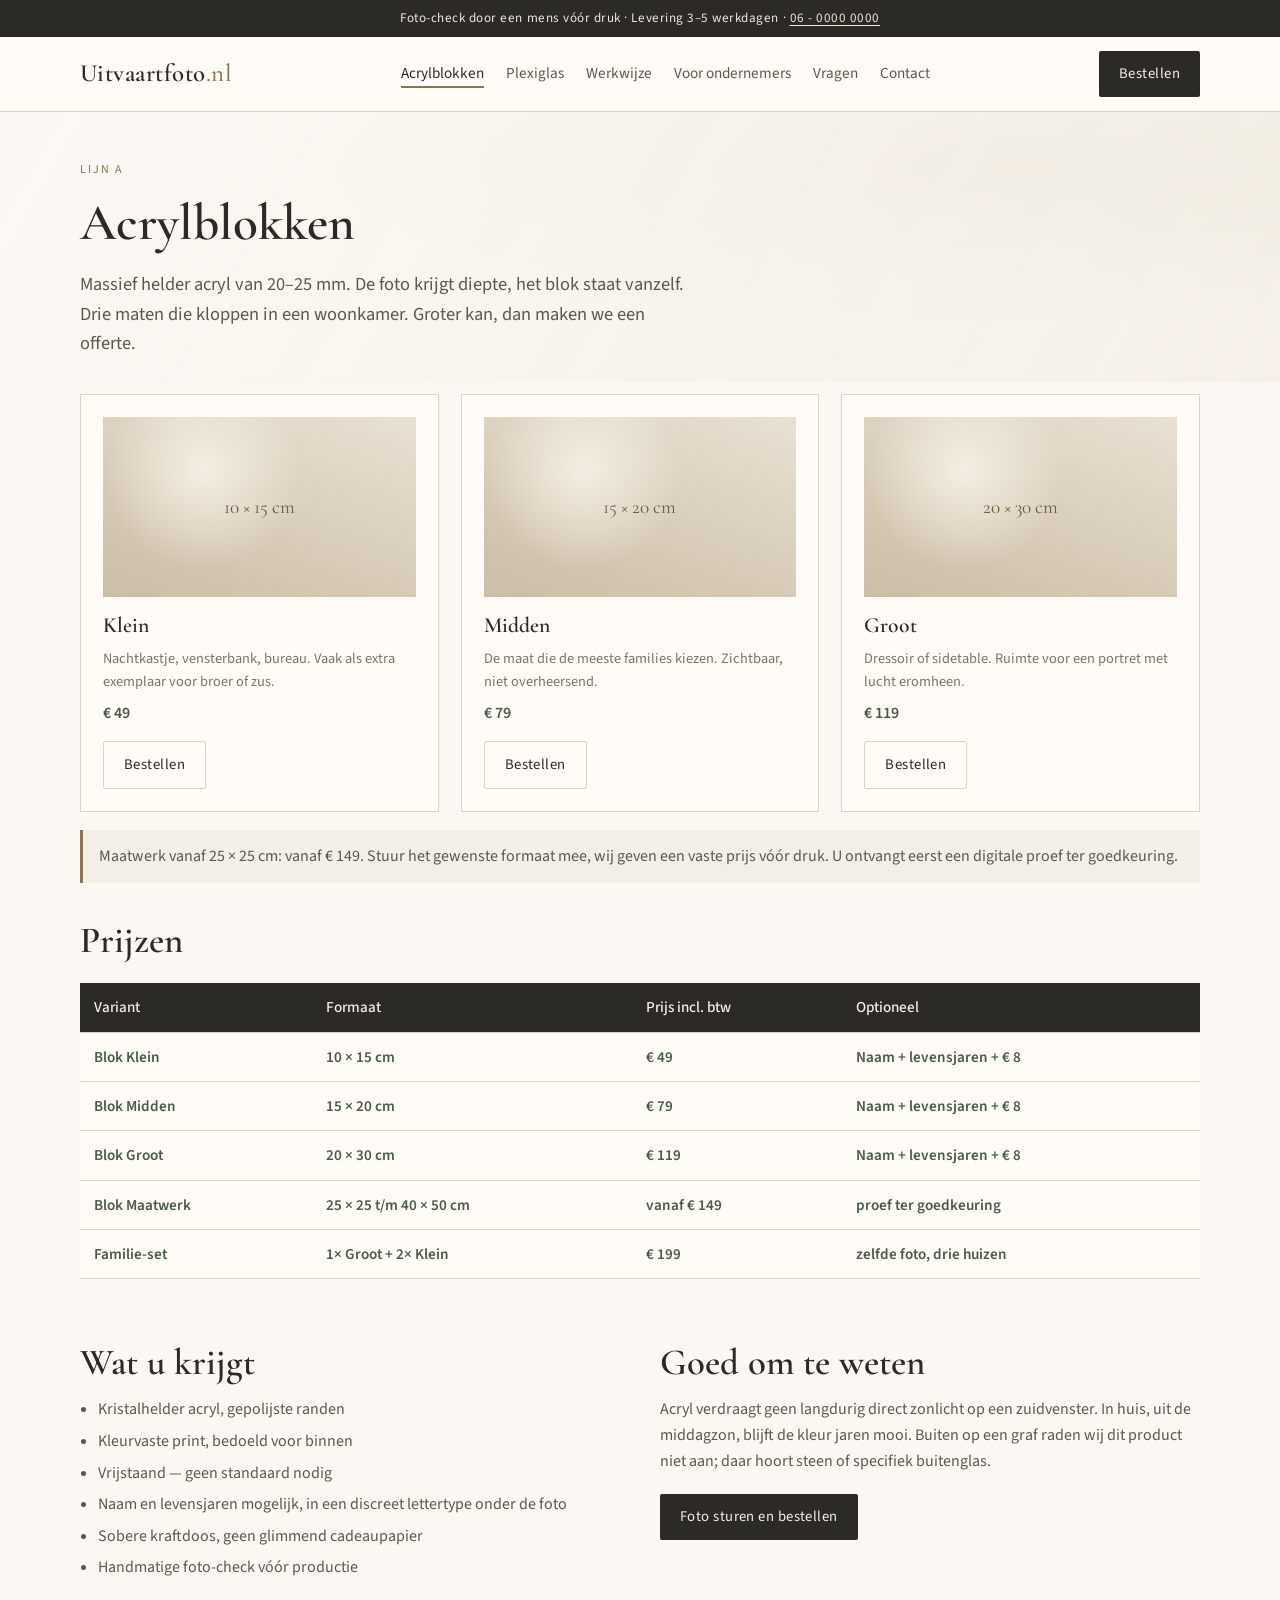
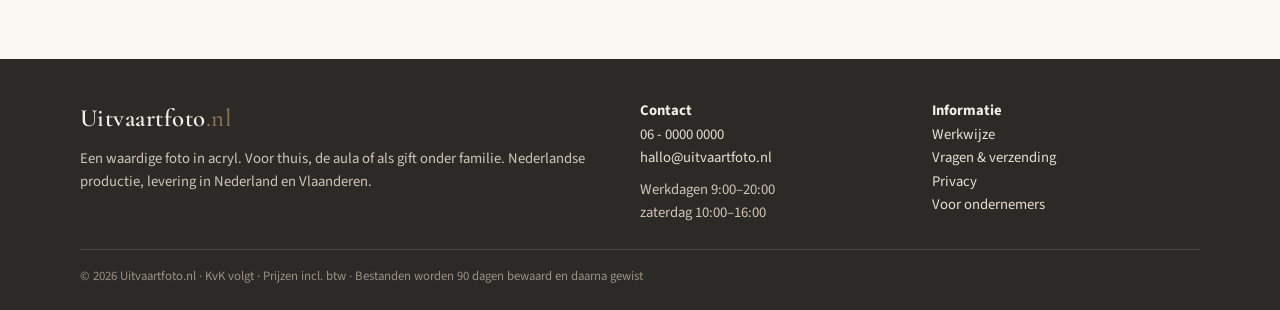
<file: acrylblokken.html>
<!DOCTYPE html>
<html lang="nl">
<head>
  <meta charset="UTF-8" />
  <meta name="viewport" content="width=device-width, initial-scale=1" />
  <title>Acrylblokken — Uitvaartfoto.nl</title>
  <meta name="description" content="Massieve acrylblokken van 20–25 mm met de foto van uw dierbare. Drie maten: 10×15, 15×20 en 20×30 cm, groter op aanvraag. Vrijstaand, geen lijst nodig. Vanaf € 49." />
  <link rel="canonical" href="https://uitvaartfoto.nl/acrylblokken.html" />
  <meta property="og:title" content="Acrylblokken — Uitvaartfoto.nl" />
  <meta property="og:description" content="Massief helder acryl met diepte-effect. Drie maten die kloppen in een woonkamer, groter op aanvraag." />
  <meta property="og:type" content="website" />
  <meta property="og:url" content="https://uitvaartfoto.nl/acrylblokken.html" />
  <meta property="og:locale" content="nl_NL" />
  <link rel="icon" href="favicon.svg" type="image/svg+xml" />
  <link rel="preconnect" href="https://fonts.googleapis.com" />
  <link rel="preconnect" href="https://fonts.gstatic.com" crossorigin />
  <link href="https://fonts.googleapis.com/css2?family=Cormorant+Garamond:ital,wght@0,500;0,600;1,500&family=Source+Sans+3:wght@400;500;600&display=swap" rel="stylesheet" />
  <link rel="stylesheet" href="styles.css" />
  <script type="application/ld+json">
  {
    "@context": "https://schema.org",
    "@type": "Product",
    "name": "Acrylblok met herinneringsfoto",
    "description": "Massief helder acrylblok van 20–25 mm met de foto van een dierbare. Vrijstaand, geen lijst nodig.",
    "brand": { "@type": "Brand", "name": "Uitvaartfoto.nl" },
    "offers": {
      "@type": "AggregateOffer",
      "priceCurrency": "EUR",
      "lowPrice": "49",
      "highPrice": "149",
      "offerCount": "4"
    }
  }
  </script>
</head>
<body>
  <a class="skiplink" href="#main">Direct naar inhoud</a>
  <div class="topbar">Foto-check door een mens vóór druk · Levering 3–5 werkdagen · <a href="tel:+31600000000">06 - 0000 0000</a></div>
  <header class="site">
    <div class="wrap nav">
      <a class="logo" href="index.html">Uitvaartfoto<span>.nl</span></a>
      <input class="nav-toggle" type="checkbox" id="navtoggle" aria-label="Menu openen of sluiten" />
      <label class="nav-toggle-label" for="navtoggle">Menu</label>
      <nav class="main" aria-label="Hoofdmenu">
        <ul>
          <li><a class="active" href="acrylblokken.html">Acrylblokken</a></li>
          <li><a href="plexiglas.html">Plexiglas</a></li>
          <li><a href="werkwijze.html">Werkwijze</a></li>
          <li><a href="ondernemers.html">Voor ondernemers</a></li>
          <li><a href="veelgestelde-vragen.html">Vragen</a></li>
          <li><a href="contact.html">Contact</a></li>
        </ul>
      </nav>
      <a class="btn" href="bestellen.html">Bestellen</a>
    </div>
  </header>

  <main id="main">
    <section class="hero slim">
      <div class="wrap">
        <p class="eyebrow">Lijn A</p>
        <h1>Acrylblokken</h1>
        <p class="lead">Massief helder acryl van 20–25 mm. De foto krijgt diepte, het blok staat vanzelf. Drie maten die kloppen in een woonkamer. Groter kan, dan maken we een offerte.</p>
      </div>
    </section>

    <section style="padding-top:12px">
      <div class="wrap">
        <div class="products">
          <article class="card">
            <div class="thumb">10 × 15 cm</div>
            <h3>Klein</h3>
            <p class="meta">Nachtkastje, vensterbank, bureau. Vaak als extra exemplaar voor broer of zus.</p>
            <p class="price">€ 49</p>
            <a class="btn ghost" href="bestellen.html?product=blok-klein">Bestellen</a>
          </article>
          <article class="card">
            <div class="thumb">15 × 20 cm</div>
            <h3>Midden</h3>
            <p class="meta">De maat die de meeste families kiezen. Zichtbaar, niet overheersend.</p>
            <p class="price">€ 79</p>
            <a class="btn ghost" href="bestellen.html?product=blok-midden">Bestellen</a>
          </article>
          <article class="card">
            <div class="thumb">20 × 30 cm</div>
            <h3>Groot</h3>
            <p class="meta">Dressoir of sidetable. Ruimte voor een portret met lucht eromheen.</p>
            <p class="price">€ 119</p>
            <a class="btn ghost" href="bestellen.html?product=blok-groot">Bestellen</a>
          </article>
        </div>

        <div class="note">Maatwerk vanaf 25 × 25 cm: vanaf € 149. Stuur het gewenste formaat mee, wij geven een vaste prijs vóór druk. U ontvangt eerst een digitale proef ter goedkeuring.</div>

        <h2 style="margin-top:36px">Prijzen</h2>
        <div class="table-scroll">
          <table class="price">
            <thead>
              <tr><th>Variant</th><th>Formaat</th><th>Prijs incl. btw</th><th>Optioneel</th></tr>
            </thead>
            <tbody>
              <tr><td>Blok Klein</td><td>10 × 15 cm</td><td>€ 49</td><td>Naam + levensjaren + € 8</td></tr>
              <tr><td>Blok Midden</td><td>15 × 20 cm</td><td>€ 79</td><td>Naam + levensjaren + € 8</td></tr>
              <tr><td>Blok Groot</td><td>20 × 30 cm</td><td>€ 119</td><td>Naam + levensjaren + € 8</td></tr>
              <tr><td>Blok Maatwerk</td><td>25 × 25 t/m 40 × 50 cm</td><td>vanaf € 149</td><td>proef ter goedkeuring</td></tr>
              <tr><td>Familie-set</td><td>1× Groot + 2× Klein</td><td>€ 199</td><td>zelfde foto, drie huizen</td></tr>
            </tbody>
          </table>
        </div>

        <div class="split" style="margin-top:48px">
          <div>
            <h2>Wat u krijgt</h2>
            <ul class="plain">
              <li>Kristalhelder acryl, gepolijste randen</li>
              <li>Kleurvaste print, bedoeld voor binnen</li>
              <li>Vrijstaand — geen standaard nodig</li>
              <li>Naam en levensjaren mogelijk, in een discreet lettertype onder de foto</li>
              <li>Sobere kraftdoos, geen glimmend cadeaupapier</li>
              <li>Handmatige foto-check vóór productie</li>
            </ul>
          </div>
          <div>
            <h2>Goed om te weten</h2>
            <p class="muted">Acryl verdraagt geen langdurig direct zonlicht op een zuidvenster. In huis, uit de middagzon, blijft de kleur jaren mooi. Buiten op een graf raden wij dit product niet aan; daar hoort steen of specifiek buitenglas.</p>
            <p style="margin-top:20px"><a class="btn" href="bestellen.html">Foto sturen en bestellen</a></p>
          </div>
        </div>
      </div>
    </section>
  </main>

  <footer class="site">
    <div class="wrap footgrid">
      <div>
        <p class="logo" style="color:#f4efe6">Uitvaartfoto<span>.nl</span></p>
        <p style="margin-top:8px">Een waardige foto in acryl. Voor thuis, de aula of als gift onder familie. Nederlandse productie, levering in Nederland en Vlaanderen.</p>
      </div>
      <div>
        <p><strong style="color:#f4efe6">Contact</strong></p>
        <p><a href="tel:+31600000000">06 - 0000 0000</a><br><a href="mailto:hallo@uitvaartfoto.nl">hallo@uitvaartfoto.nl</a></p>
        <p style="margin-top:8px">Werkdagen 9:00–20:00<br>zaterdag 10:00–16:00</p>
      </div>
      <div>
        <p><strong style="color:#f4efe6">Informatie</strong></p>
        <p>
          <a href="werkwijze.html">Werkwijze</a><br>
          <a href="veelgestelde-vragen.html">Vragen &amp; verzending</a><br>
          <a href="privacy.html">Privacy</a><br>
          <a href="ondernemers.html">Voor ondernemers</a>
        </p>
      </div>
    </div>
    <div class="wrap legal">© 2026 Uitvaartfoto.nl · KvK volgt · Prijzen incl. btw · Bestanden worden 90 dagen bewaard en daarna gewist</div>
  </footer>
</body>
</html>
</file>
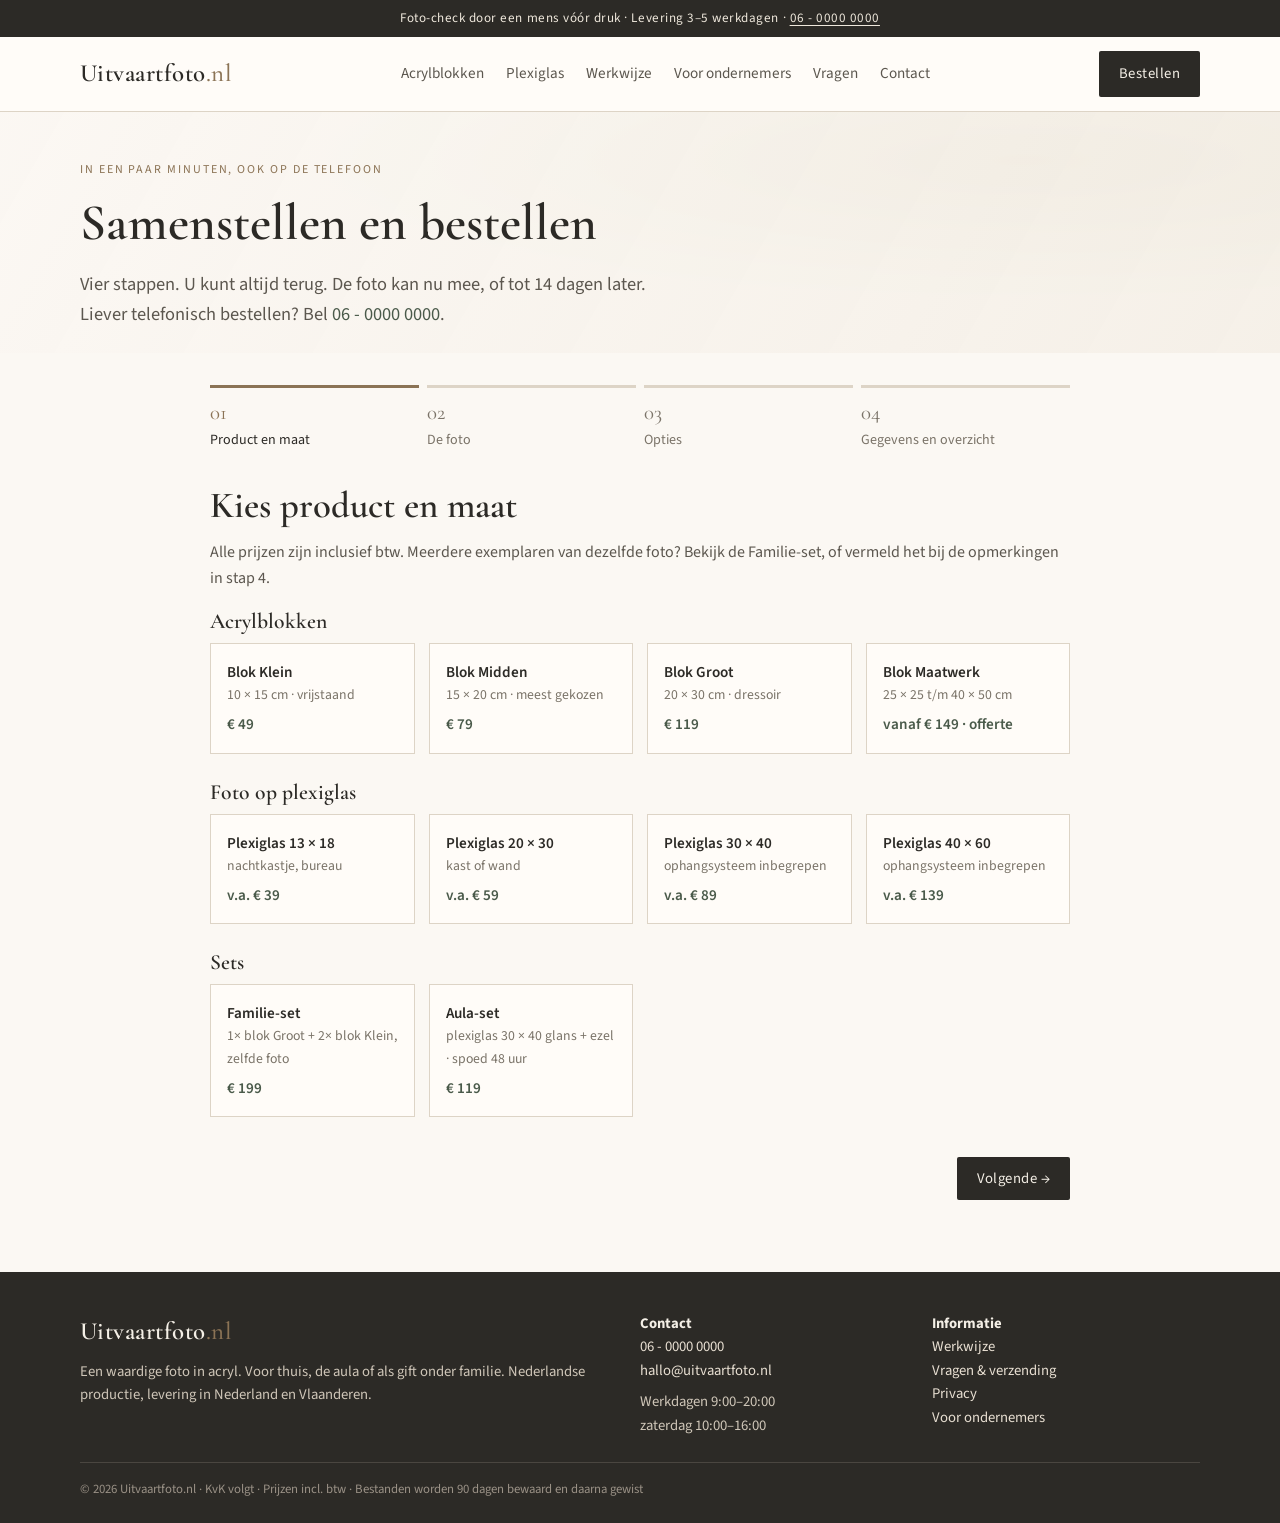
<file: bestellen.html>
<!DOCTYPE html>
<html lang="nl">
<head>
  <meta charset="UTF-8" />
  <meta name="viewport" content="width=device-width, initial-scale=1" />
  <title>Bestellen — Uitvaartfoto.nl</title>
  <meta name="description" content="Stel in vier stappen een acrylblok of foto op plexiglas samen. Foto nu uploaden of later sturen. Handmatige controle vóór druk, levering in 3–5 werkdagen." />
  <link rel="canonical" href="https://uitvaartfoto.nl/bestellen.html" />
  <meta name="robots" content="index,follow" />
  <link rel="icon" href="favicon.svg" type="image/svg+xml" />
  <link rel="preconnect" href="https://fonts.googleapis.com" />
  <link rel="preconnect" href="https://fonts.gstatic.com" crossorigin />
  <link href="https://fonts.googleapis.com/css2?family=Cormorant+Garamond:ital,wght@0,500;0,600;1,500&family=Source+Sans+3:wght@400;500;600&display=swap" rel="stylesheet" />
  <link rel="stylesheet" href="styles.css" />
</head>
<body>
  <a class="skiplink" href="#main">Direct naar inhoud</a>
  <div class="topbar">Foto-check door een mens vóór druk · Levering 3–5 werkdagen · <a href="tel:+31600000000">06 - 0000 0000</a></div>
  <header class="site">
    <div class="wrap nav">
      <a class="logo" href="index.html">Uitvaartfoto<span>.nl</span></a>
      <input class="nav-toggle" type="checkbox" id="navtoggle" aria-label="Menu openen of sluiten" />
      <label class="nav-toggle-label" for="navtoggle">Menu</label>
      <nav class="main" aria-label="Hoofdmenu">
        <ul>
          <li><a href="acrylblokken.html">Acrylblokken</a></li>
          <li><a href="plexiglas.html">Plexiglas</a></li>
          <li><a href="werkwijze.html">Werkwijze</a></li>
          <li><a href="ondernemers.html">Voor ondernemers</a></li>
          <li><a href="veelgestelde-vragen.html">Vragen</a></li>
          <li><a href="contact.html">Contact</a></li>
        </ul>
      </nav>
      <a class="btn" href="bestellen.html">Bestellen</a>
    </div>
  </header>

  <main id="main">
    <section class="hero slim">
      <div class="wrap">
        <p class="eyebrow">In een paar minuten, ook op de telefoon</p>
        <h1>Samenstellen en bestellen</h1>
        <p class="lead">Vier stappen. U kunt altijd terug. De foto kan nu mee, of tot 14 dagen later. Liever telefonisch bestellen? Bel <a href="tel:+31600000000">06&nbsp;-&nbsp;0000&nbsp;0000</a>.</p>
      </div>
    </section>

    <section style="padding-top:8px">
      <div class="wrap" style="max-width:860px">
        <ol class="wizard-steps" id="wizardSteps">
          <li class="active">Product en maat</li>
          <li>De foto</li>
          <li>Opties</li>
          <li>Gegevens en overzicht</li>
        </ol>

        <form id="orderForm" novalidate>
          <!-- Stap 1 -->
          <div class="wstep active" data-step="1">
            <h2>Kies product en maat</h2>
            <p class="muted" style="margin-bottom:18px">Alle prijzen zijn inclusief btw. Meerdere exemplaren van dezelfde foto? Bekijk de Familie-set, of vermeld het bij de opmerkingen in stap 4.</p>
            <h3 style="margin-top:10px">Acrylblokken</h3>
            <div class="choice-grid" role="radiogroup" aria-label="Acrylblokken">
              <label class="choice"><input type="radio" name="product" value="blok-klein" /><span class="c-title">Blok Klein</span><span class="c-sub">10 × 15 cm · vrijstaand</span><span class="c-price">€ 49</span></label>
              <label class="choice"><input type="radio" name="product" value="blok-midden" /><span class="c-title">Blok Midden</span><span class="c-sub">15 × 20 cm · meest gekozen</span><span class="c-price">€ 79</span></label>
              <label class="choice"><input type="radio" name="product" value="blok-groot" /><span class="c-title">Blok Groot</span><span class="c-sub">20 × 30 cm · dressoir</span><span class="c-price">€ 119</span></label>
              <label class="choice"><input type="radio" name="product" value="blok-maatwerk" /><span class="c-title">Blok Maatwerk</span><span class="c-sub">25 × 25 t/m 40 × 50 cm</span><span class="c-price">vanaf € 149 · offerte</span></label>
            </div>
            <h3 style="margin-top:26px">Foto op plexiglas</h3>
            <div class="choice-grid" role="radiogroup" aria-label="Plexiglas">
              <label class="choice"><input type="radio" name="product" value="plexi-13x18" /><span class="c-title">Plexiglas 13 × 18</span><span class="c-sub">nachtkastje, bureau</span><span class="c-price">v.a. € 39</span></label>
              <label class="choice"><input type="radio" name="product" value="plexi-20x30" /><span class="c-title">Plexiglas 20 × 30</span><span class="c-sub">kast of wand</span><span class="c-price">v.a. € 59</span></label>
              <label class="choice"><input type="radio" name="product" value="plexi-30x40" /><span class="c-title">Plexiglas 30 × 40</span><span class="c-sub">ophangsysteem inbegrepen</span><span class="c-price">v.a. € 89</span></label>
              <label class="choice"><input type="radio" name="product" value="plexi-40x60" /><span class="c-title">Plexiglas 40 × 60</span><span class="c-sub">ophangsysteem inbegrepen</span><span class="c-price">v.a. € 139</span></label>
            </div>
            <h3 style="margin-top:26px">Sets</h3>
            <div class="choice-grid" role="radiogroup" aria-label="Sets">
              <label class="choice"><input type="radio" name="product" value="set-familie" /><span class="c-title">Familie-set</span><span class="c-sub">1× blok Groot + 2× blok Klein, zelfde foto</span><span class="c-price">€ 199</span></label>
              <label class="choice"><input type="radio" name="product" value="set-aula" /><span class="c-title">Aula-set</span><span class="c-sub">plexiglas 30 × 40 glans + ezel · spoed 48 uur</span><span class="c-price">€ 119</span></label>
            </div>

            <div id="afwerkingBlock" hidden style="margin-top:26px">
              <h3>Afwerking</h3>
              <div class="choice-grid" role="radiogroup" aria-label="Afwerking">
                <label class="choice"><input type="radio" name="afwerking" value="glans" checked /><span class="c-title">Glans</span><span class="c-sub">diepe zwarten, rijke tinten</span><span class="c-price" id="prijsGlans"></span></label>
                <label class="choice"><input type="radio" name="afwerking" value="mat" /><span class="c-title">Mat / anti-reflectie</span><span class="c-sub">rustiger bij veel raamlicht</span><span class="c-price" id="prijsMat"></span></label>
              </div>
            </div>
            <p class="warn" id="stap1Fout" hidden>Kies eerst een product om verder te gaan.</p>
          </div>

          <!-- Stap 2 -->
          <div class="wstep" data-step="2">
            <h2>De foto</h2>
            <p class="muted" style="margin-bottom:18px">Het liefst minimaal 1500 pixels op de korte zijde (jpg, png of tiff). Wij controleren elke foto handmatig en nemen contact op bij twijfel — er wordt nooit stilzwijgend gedrukt.</p>
            <div class="upload-zone" id="uploadZone">
              <p><strong>Kies de foto op uw telefoon of computer</strong></p>
              <p class="muted" style="margin:8px 0 14px">De foto blijft op uw apparaat tot u de bestelling verstuurt.</p>
              <input type="file" id="fotoInput" accept="image/jpeg,image/png,image/tiff" style="max-width:340px;margin:0 auto" />
              <img id="fotoPreview" alt="Voorbeeld van de gekozen foto" hidden />
              <p class="ok" id="fotoOk" hidden></p>
              <p class="warn" id="fotoWarn" hidden></p>
            </div>
            <label class="choice" style="margin-top:18px;display:block">
              <input type="checkbox" id="fotoLater" style="position:static;opacity:1;width:auto;height:auto;margin-right:8px" />
              <span class="c-title" style="display:inline">Ik stuur de foto later</span>
              <span class="c-sub">U kunt het bestand tot 14 dagen na de bestelling mailen, onder vermelding van uw ordernummer. Ook een oude papierfoto opsturen kan.</span>
            </label>
            <p class="warn" id="stap2Fout" hidden>Kies een foto, of vink aan dat u de foto later stuurt.</p>
          </div>

          <!-- Stap 3 -->
          <div class="wstep" data-step="3">
            <h2>Opties</h2>
            <div style="display:grid;gap:14px">
              <div class="card">
                <label for="gravure"><strong>Naam en levensjaren</strong> — discreet lettertype onder de foto (+ € 8)</label>
                <input id="gravure" name="gravure" placeholder="Bijv. Johanna de Vries · 1941 – 2026" style="margin-top:8px" />
              </div>
              <label class="choice" id="optEzel" hidden>
                <input type="checkbox" id="ezel" style="position:static;opacity:1;width:auto;height:auto;margin-right:8px" />
                <span class="c-title" style="display:inline">Ezel erbij</span>
                <span class="c-sub" id="ezelSub"></span>
              </label>
              <label class="choice" id="optOphang" hidden>
                <input type="checkbox" id="ophang" style="position:static;opacity:1;width:auto;height:auto;margin-right:8px" />
                <span class="c-title" style="display:inline">Ophangsysteem</span>
                <span class="c-sub">Onzichtbare wandmontage (+ € 12)</span>
              </label>
              <label class="choice" id="optSpoed">
                <input type="checkbox" id="spoed" style="position:static;opacity:1;width:auto;height:auto;margin-right:8px" />
                <span class="c-title" style="display:inline">Spoed (+ € 19)</span>
                <span class="c-sub">Volgende werkdag de deur uit, indien vóór 10:00 besteld en foto goedgekeurd.</span>
              </label>
              <label class="choice" id="optRestauratie">
                <input type="checkbox" id="restauratie" style="position:static;opacity:1;width:auto;height:auto;margin-right:8px" />
                <span class="c-title" style="display:inline">Lichte restauratie oude foto</span>
                <span class="c-sub" id="restauratieSub">Scheuren en verkleuring (€ 15 — gratis bij bestellingen boven € 100)</span>
              </label>
              <p class="muted" id="optNote" hidden></p>
            </div>
          </div>

          <!-- Stap 4 -->
          <div class="wstep" data-step="4">
            <h2>Gegevens en overzicht</h2>
            <div class="split">
              <div>
                <fieldset>
                  <legend>Bezorgadres</legend>
                  <label for="b-naam">Naam</label>
                  <input id="b-naam" required autocomplete="name" />
                  <label for="b-email">E-mail</label>
                  <input id="b-email" type="email" required autocomplete="email" />
                  <label for="b-tel">Telefoon</label>
                  <input id="b-tel" type="tel" autocomplete="tel" />
                  <label for="b-adres">Straat en huisnummer</label>
                  <input id="b-adres" required autocomplete="street-address" />
                  <label for="b-postcode">Postcode en plaats</label>
                  <input id="b-postcode" required />
                  <label for="b-code">Partnercode (optioneel)</label>
                  <input id="b-code" placeholder="Code van uw uitvaartondernemer of fotograaf" />
                  <label for="b-opm">Opmerkingen</label>
                  <textarea id="b-opm" rows="3" placeholder="Bijv. levering op het uitvaartcentrum, meerdere exemplaren, gewenst maatwerkformaat"></textarea>
                </fieldset>
                <p class="warn" id="stap4Fout" hidden>Vul naam, e-mail en adres in om de bestelling te versturen.</p>
              </div>
              <div>
                <div class="summary" aria-live="polite">
                  <h3>Uw bestelling</h3>
                  <dl id="summaryList"></dl>
                  <div class="total" style="display:flex;justify-content:space-between;gap:18px"><span>Totaal incl. btw</span><strong id="summaryTotal"></strong></div>
                  <p class="muted" id="summaryNote" style="font-size:0.85rem;margin-top:10px"></p>
                </div>
                <button class="btn" type="submit" style="margin-top:16px;width:100%">Bestelling versturen</button>
                <p class="muted" style="font-size:0.82rem;margin-top:10px">Versturen opent uw e-mailprogramma met de bestelling aan hallo@uitvaartfoto.nl. Heeft u een foto gekozen, voeg die dan als bijlage toe aan die e-mail. U ontvangt daarna een bevestiging en een iDEAL-betaalverzoek — u betaalt dus nog niets bij het versturen.</p>
              </div>
            </div>
          </div>

          <div class="wizard-nav">
            <button class="btn ghost" type="button" id="prevBtn" hidden>← Vorige</button>
            <span class="muted" id="miniTotal" style="align-self:center"></span>
            <button class="btn" type="button" id="nextBtn">Volgende →</button>
          </div>
        </form>
      </div>
    </section>
  </main>

  <footer class="site">
    <div class="wrap footgrid">
      <div>
        <p class="logo" style="color:#f4efe6">Uitvaartfoto<span>.nl</span></p>
        <p style="margin-top:8px">Een waardige foto in acryl. Voor thuis, de aula of als gift onder familie. Nederlandse productie, levering in Nederland en Vlaanderen.</p>
      </div>
      <div>
        <p><strong style="color:#f4efe6">Contact</strong></p>
        <p><a href="tel:+31600000000">06 - 0000 0000</a><br><a href="mailto:hallo@uitvaartfoto.nl">hallo@uitvaartfoto.nl</a></p>
        <p style="margin-top:8px">Werkdagen 9:00–20:00<br>zaterdag 10:00–16:00</p>
      </div>
      <div>
        <p><strong style="color:#f4efe6">Informatie</strong></p>
        <p>
          <a href="werkwijze.html">Werkwijze</a><br>
          <a href="veelgestelde-vragen.html">Vragen &amp; verzending</a><br>
          <a href="privacy.html">Privacy</a><br>
          <a href="ondernemers.html">Voor ondernemers</a>
        </p>
      </div>
    </div>
    <div class="wrap legal">© 2026 Uitvaartfoto.nl · KvK volgt · Prijzen incl. btw · Bestanden worden 90 dagen bewaard en daarna gewist</div>
  </footer>
  <script src="site.js" defer></script>
</body>
</html>
</file>
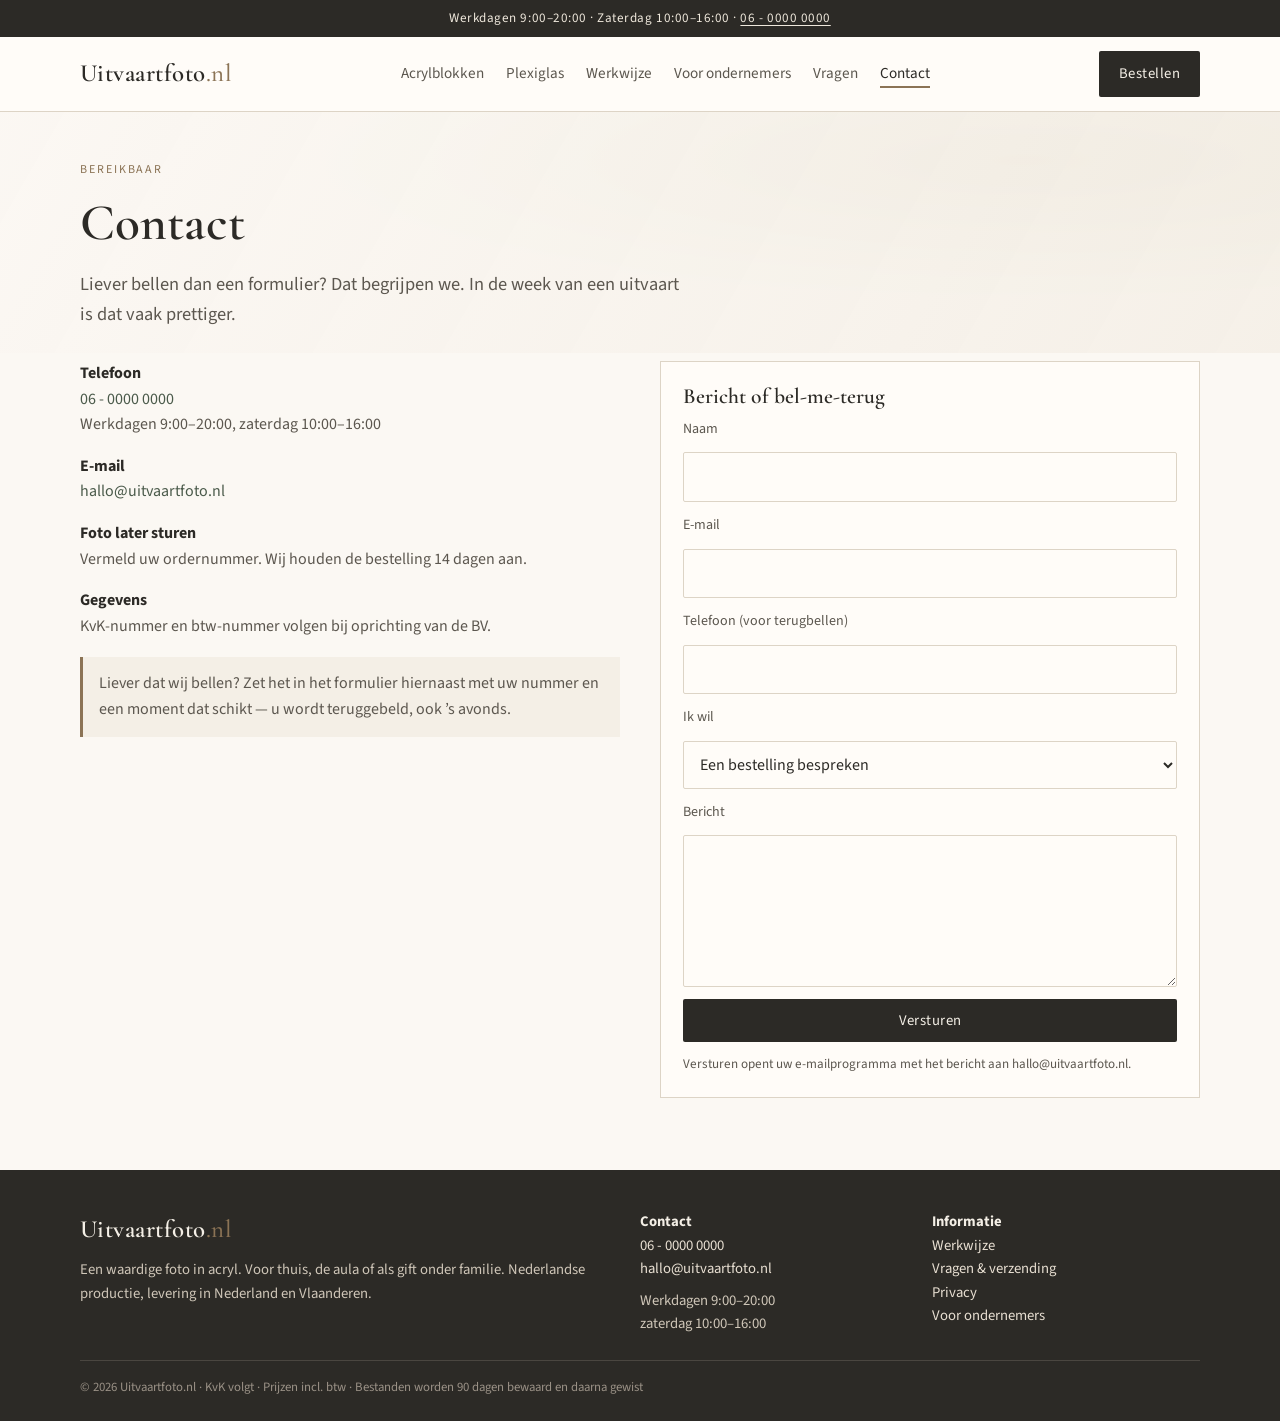
<file: contact.html>
<!DOCTYPE html>
<html lang="nl">
<head>
  <meta charset="UTF-8" />
  <meta name="viewport" content="width=device-width, initial-scale=1" />
  <title>Contact — Uitvaartfoto.nl</title>
  <meta name="description" content="Bel of mail Uitvaartfoto.nl. Bereikbaar op werkdagen tot 20:00 uur en op zaterdag — ook in de avond van een uitvaartweek. Bel-me-terug mogelijk." />
  <link rel="canonical" href="https://uitvaartfoto.nl/contact.html" />
  <meta property="og:title" content="Contact — Uitvaartfoto.nl" />
  <meta property="og:description" content="Liever bellen dan een formulier. In de week van een uitvaart is dat vaak prettiger." />
  <meta property="og:type" content="website" />
  <meta property="og:url" content="https://uitvaartfoto.nl/contact.html" />
  <meta property="og:locale" content="nl_NL" />
  <link rel="icon" href="favicon.svg" type="image/svg+xml" />
  <link rel="preconnect" href="https://fonts.googleapis.com" />
  <link rel="preconnect" href="https://fonts.gstatic.com" crossorigin />
  <link href="https://fonts.googleapis.com/css2?family=Cormorant+Garamond:ital,wght@0,500;0,600;1,500&family=Source+Sans+3:wght@400;500;600&display=swap" rel="stylesheet" />
  <link rel="stylesheet" href="styles.css" />
</head>
<body>
  <a class="skiplink" href="#main">Direct naar inhoud</a>
  <div class="topbar">Werkdagen 9:00–20:00 · Zaterdag 10:00–16:00 · <a href="tel:+31600000000">06 - 0000 0000</a></div>
  <header class="site">
    <div class="wrap nav">
      <a class="logo" href="index.html">Uitvaartfoto<span>.nl</span></a>
      <input class="nav-toggle" type="checkbox" id="navtoggle" aria-label="Menu openen of sluiten" />
      <label class="nav-toggle-label" for="navtoggle">Menu</label>
      <nav class="main" aria-label="Hoofdmenu">
        <ul>
          <li><a href="acrylblokken.html">Acrylblokken</a></li>
          <li><a href="plexiglas.html">Plexiglas</a></li>
          <li><a href="werkwijze.html">Werkwijze</a></li>
          <li><a href="ondernemers.html">Voor ondernemers</a></li>
          <li><a href="veelgestelde-vragen.html">Vragen</a></li>
          <li><a class="active" href="contact.html">Contact</a></li>
        </ul>
      </nav>
      <a class="btn" href="bestellen.html">Bestellen</a>
    </div>
  </header>

  <main id="main">
    <section class="hero slim">
      <div class="wrap">
        <p class="eyebrow">Bereikbaar</p>
        <h1>Contact</h1>
        <p class="lead">Liever bellen dan een formulier? Dat begrijpen we. In de week van een uitvaart is dat vaak prettiger.</p>
      </div>
    </section>

    <section style="padding-top:8px">
      <div class="wrap split">
        <div>
          <p><strong>Telefoon</strong><br><a href="tel:+31600000000">06 - 0000 0000</a><br><span class="muted">Werkdagen 9:00–20:00, zaterdag 10:00–16:00</span></p>
          <p style="margin-top:16px"><strong>E-mail</strong><br><a href="mailto:hallo@uitvaartfoto.nl">hallo@uitvaartfoto.nl</a></p>
          <p style="margin-top:16px"><strong>Foto later sturen</strong><br><span class="muted">Vermeld uw ordernummer. Wij houden de bestelling 14 dagen aan.</span></p>
          <p style="margin-top:16px"><strong>Gegevens</strong><br><span class="muted">KvK-nummer en btw-nummer volgen bij oprichting van de BV.</span></p>
          <div class="note">Liever dat wij bellen? Zet het in het formulier hiernaast met uw nummer en een moment dat schikt — u wordt teruggebeld, ook ’s avonds.</div>
        </div>
        <div class="card">
          <h3>Bericht of bel-me-terug</h3>
          <form class="mailform" data-subject="Bericht via uitvaartfoto.nl">
            <label for="c-naam">Naam</label>
            <input id="c-naam" name="Naam" required />
            <label for="c-email">E-mail</label>
            <input id="c-email" type="email" name="E-mail" required />
            <label for="c-tel">Telefoon (voor terugbellen)</label>
            <input id="c-tel" type="tel" name="Telefoon" />
            <label for="c-onderwerp">Ik wil</label>
            <select id="c-onderwerp" name="Onderwerp">
              <option>Een bestelling bespreken</option>
              <option>Maatwerk / groter formaat</option>
              <option>Teruggebeld worden</option>
              <option>Partner worden</option>
              <option>Iets anders</option>
            </select>
            <label for="c-msg">Bericht</label>
            <textarea id="c-msg" name="Bericht" rows="5"></textarea>
            <button class="btn" type="submit">Versturen</button>
            <p class="muted" style="font-size:0.82rem">Versturen opent uw e-mailprogramma met het bericht aan hallo@uitvaartfoto.nl.</p>
          </form>
        </div>
      </div>
    </section>
  </main>

  <footer class="site">
    <div class="wrap footgrid">
      <div>
        <p class="logo" style="color:#f4efe6">Uitvaartfoto<span>.nl</span></p>
        <p style="margin-top:8px">Een waardige foto in acryl. Voor thuis, de aula of als gift onder familie. Nederlandse productie, levering in Nederland en Vlaanderen.</p>
      </div>
      <div>
        <p><strong style="color:#f4efe6">Contact</strong></p>
        <p><a href="tel:+31600000000">06 - 0000 0000</a><br><a href="mailto:hallo@uitvaartfoto.nl">hallo@uitvaartfoto.nl</a></p>
        <p style="margin-top:8px">Werkdagen 9:00–20:00<br>zaterdag 10:00–16:00</p>
      </div>
      <div>
        <p><strong style="color:#f4efe6">Informatie</strong></p>
        <p>
          <a href="werkwijze.html">Werkwijze</a><br>
          <a href="veelgestelde-vragen.html">Vragen &amp; verzending</a><br>
          <a href="privacy.html">Privacy</a><br>
          <a href="ondernemers.html">Voor ondernemers</a>
        </p>
      </div>
    </div>
    <div class="wrap legal">© 2026 Uitvaartfoto.nl · KvK volgt · Prijzen incl. btw · Bestanden worden 90 dagen bewaard en daarna gewist</div>
  </footer>
  <script src="site.js" defer></script>
</body>
</html>
</file>
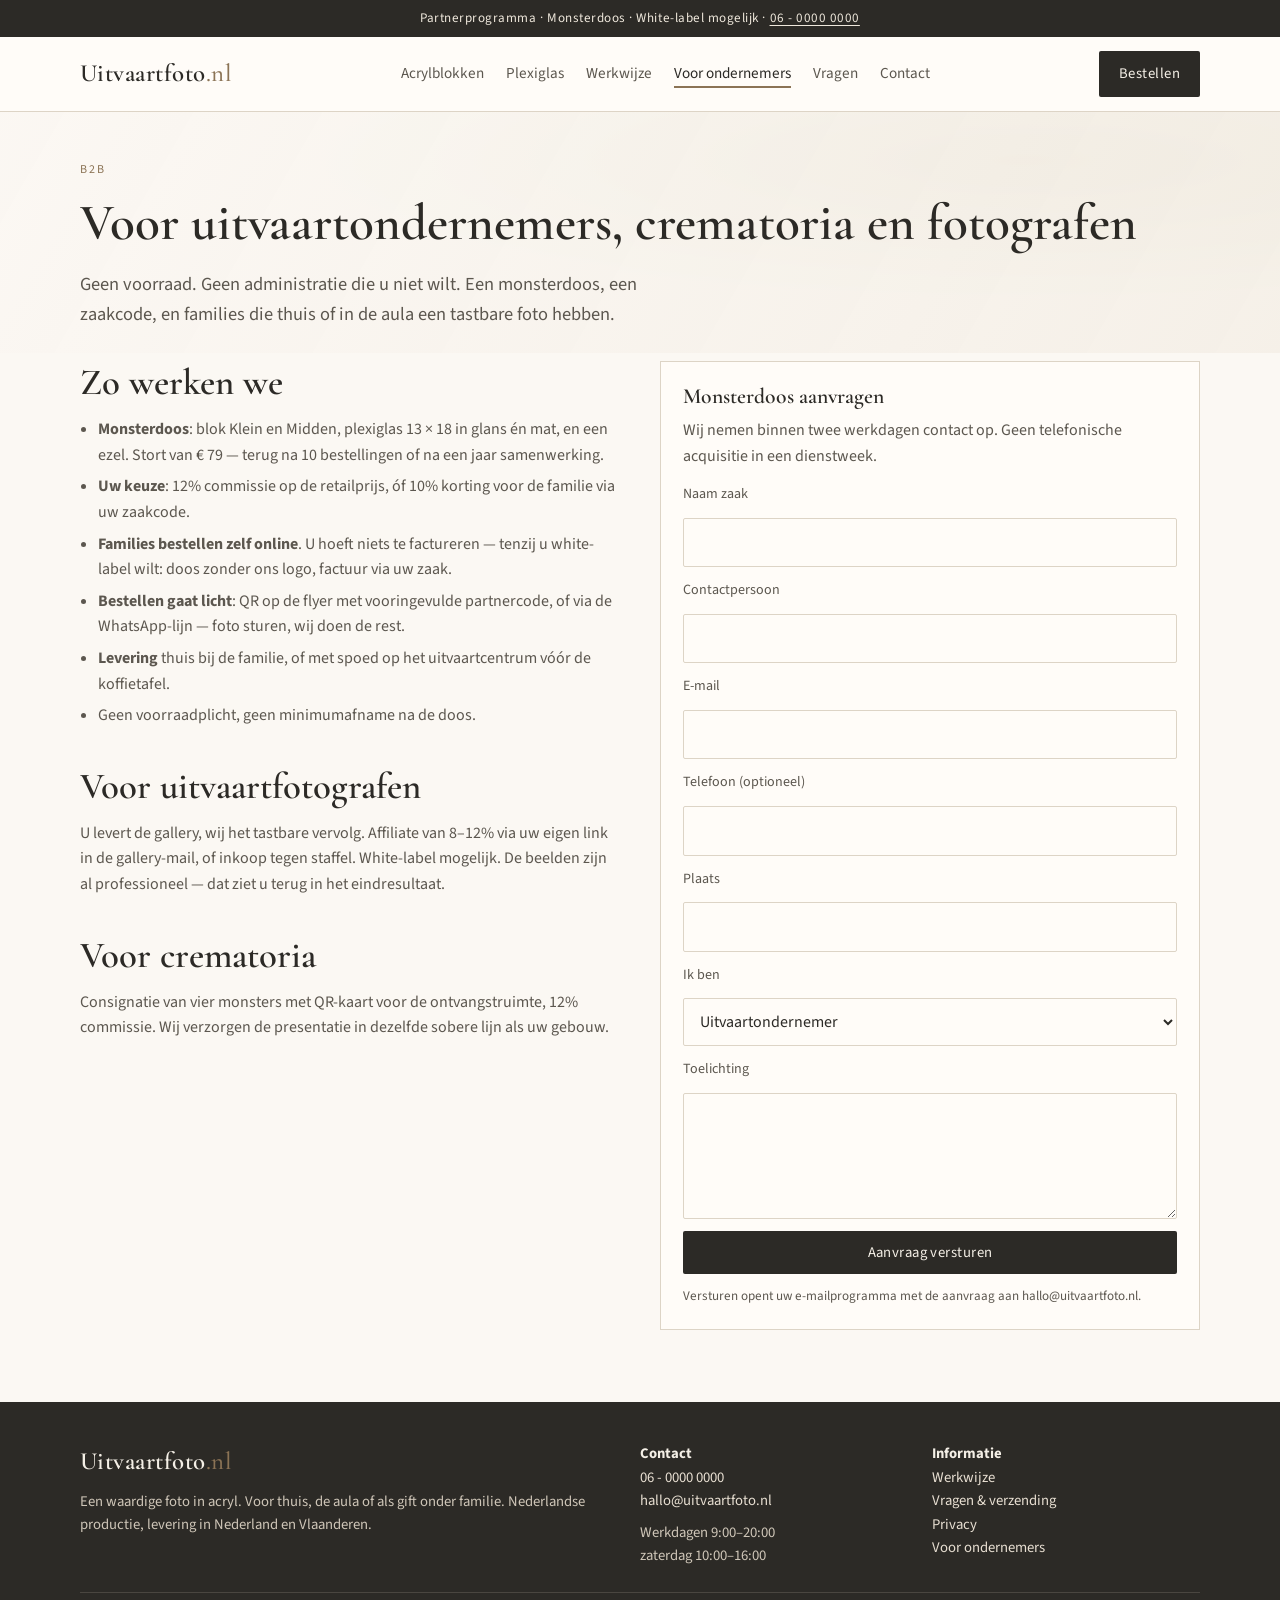
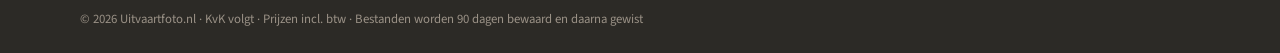
<file: ondernemers.html>
<!DOCTYPE html>
<html lang="nl">
<head>
  <meta charset="UTF-8" />
  <meta name="viewport" content="width=device-width, initial-scale=1" />
  <title>Voor uitvaartondernemers — Uitvaartfoto.nl</title>
  <meta name="description" content="Partnerprogramma voor uitvaartondernemers, crematoria en uitvaartfotografen. Monsterdoos, 12% commissie of 10% klantkorting via zaakcode, white-label mogelijk. Geen voorraad, geen verplichtingen." />
  <link rel="canonical" href="https://uitvaartfoto.nl/ondernemers.html" />
  <meta property="og:title" content="Voor uitvaartondernemers — Uitvaartfoto.nl" />
  <meta property="og:description" content="Geen voorraad, geen administratie die u niet wilt. Een monsterdoos, een zaakcode, en families die thuis of in de aula een tastbare foto hebben." />
  <meta property="og:type" content="website" />
  <meta property="og:url" content="https://uitvaartfoto.nl/ondernemers.html" />
  <meta property="og:locale" content="nl_NL" />
  <link rel="icon" href="favicon.svg" type="image/svg+xml" />
  <link rel="preconnect" href="https://fonts.googleapis.com" />
  <link rel="preconnect" href="https://fonts.gstatic.com" crossorigin />
  <link href="https://fonts.googleapis.com/css2?family=Cormorant+Garamond:ital,wght@0,500;0,600;1,500&family=Source+Sans+3:wght@400;500;600&display=swap" rel="stylesheet" />
  <link rel="stylesheet" href="styles.css" />
</head>
<body>
  <a class="skiplink" href="#main">Direct naar inhoud</a>
  <div class="topbar">Partnerprogramma · Monsterdoos · White-label mogelijk · <a href="tel:+31600000000">06 - 0000 0000</a></div>
  <header class="site">
    <div class="wrap nav">
      <a class="logo" href="index.html">Uitvaartfoto<span>.nl</span></a>
      <input class="nav-toggle" type="checkbox" id="navtoggle" aria-label="Menu openen of sluiten" />
      <label class="nav-toggle-label" for="navtoggle">Menu</label>
      <nav class="main" aria-label="Hoofdmenu">
        <ul>
          <li><a href="acrylblokken.html">Acrylblokken</a></li>
          <li><a href="plexiglas.html">Plexiglas</a></li>
          <li><a href="werkwijze.html">Werkwijze</a></li>
          <li><a class="active" href="ondernemers.html">Voor ondernemers</a></li>
          <li><a href="veelgestelde-vragen.html">Vragen</a></li>
          <li><a href="contact.html">Contact</a></li>
        </ul>
      </nav>
      <a class="btn" href="bestellen.html">Bestellen</a>
    </div>
  </header>

  <main id="main">
    <section class="hero slim">
      <div class="wrap">
        <p class="eyebrow">B2B</p>
        <h1>Voor uitvaartondernemers, crematoria en fotografen</h1>
        <p class="lead">Geen voorraad. Geen administratie die u niet wilt. Een monsterdoos, een zaakcode, en families die thuis of in de aula een tastbare foto hebben.</p>
      </div>
    </section>

    <section style="padding-top:8px">
      <div class="wrap split">
        <div>
          <h2>Zo werken we</h2>
          <ul class="plain">
            <li><strong>Monsterdoos</strong>: blok Klein en Midden, plexiglas 13 × 18 in glans én mat, en een ezel. Stort van € 79 — terug na 10 bestellingen of na een jaar samenwerking.</li>
            <li><strong>Uw keuze</strong>: 12% commissie op de retailprijs, óf 10% korting voor de familie via uw zaakcode.</li>
            <li><strong>Families bestellen zelf online</strong>. U hoeft niets te factureren — tenzij u white-label wilt: doos zonder ons logo, factuur via uw zaak.</li>
            <li><strong>Bestellen gaat licht</strong>: QR op de flyer met vooringevulde partnercode, of via de WhatsApp-lijn — foto sturen, wij doen de rest.</li>
            <li><strong>Levering</strong> thuis bij de familie, of met spoed op het uitvaartcentrum vóór de koffietafel.</li>
            <li>Geen voorraadplicht, geen minimumafname na de doos.</li>
          </ul>

          <h2 style="margin-top:36px">Voor uitvaartfotografen</h2>
          <p class="muted">U levert de gallery, wij het tastbare vervolg. Affiliate van 8–12% via uw eigen link in de gallery-mail, of inkoop tegen staffel. White-label mogelijk. De beelden zijn al professioneel — dat ziet u terug in het eindresultaat.</p>

          <h2 style="margin-top:36px">Voor crematoria</h2>
          <p class="muted">Consignatie van vier monsters met QR-kaart voor de ontvangstruimte, 12% commissie. Wij verzorgen de presentatie in dezelfde sobere lijn als uw gebouw.</p>
        </div>
        <div class="card">
          <h3>Monsterdoos aanvragen</h3>
          <p class="muted" style="margin-bottom:14px">Wij nemen binnen twee werkdagen contact op. Geen telefonische acquisitie in een dienstweek.</p>
          <form class="mailform" data-subject="Aanvraag monsterdoos — partnerprogramma">
            <label for="p-zaak">Naam zaak</label>
            <input id="p-zaak" name="Zaak" required />
            <label for="p-naam">Contactpersoon</label>
            <input id="p-naam" name="Contactpersoon" required />
            <label for="p-email">E-mail</label>
            <input id="p-email" type="email" name="E-mail" required />
            <label for="p-tel">Telefoon (optioneel)</label>
            <input id="p-tel" type="tel" name="Telefoon" />
            <label for="p-plaats">Plaats</label>
            <input id="p-plaats" name="Plaats" />
            <label for="p-rol">Ik ben</label>
            <select id="p-rol" name="Rol">
              <option>Uitvaartondernemer</option>
              <option>Crematorium / uitvaartcentrum</option>
              <option>Uitvaartfotograaf</option>
              <option>Anders</option>
            </select>
            <label for="p-msg">Toelichting</label>
            <textarea id="p-msg" name="Toelichting" rows="4"></textarea>
            <button class="btn" type="submit">Aanvraag versturen</button>
            <p class="muted" style="font-size:0.82rem">Versturen opent uw e-mailprogramma met de aanvraag aan hallo@uitvaartfoto.nl.</p>
          </form>
        </div>
      </div>
    </section>
  </main>

  <footer class="site">
    <div class="wrap footgrid">
      <div>
        <p class="logo" style="color:#f4efe6">Uitvaartfoto<span>.nl</span></p>
        <p style="margin-top:8px">Een waardige foto in acryl. Voor thuis, de aula of als gift onder familie. Nederlandse productie, levering in Nederland en Vlaanderen.</p>
      </div>
      <div>
        <p><strong style="color:#f4efe6">Contact</strong></p>
        <p><a href="tel:+31600000000">06 - 0000 0000</a><br><a href="mailto:hallo@uitvaartfoto.nl">hallo@uitvaartfoto.nl</a></p>
        <p style="margin-top:8px">Werkdagen 9:00–20:00<br>zaterdag 10:00–16:00</p>
      </div>
      <div>
        <p><strong style="color:#f4efe6">Informatie</strong></p>
        <p>
          <a href="werkwijze.html">Werkwijze</a><br>
          <a href="veelgestelde-vragen.html">Vragen &amp; verzending</a><br>
          <a href="privacy.html">Privacy</a><br>
          <a href="ondernemers.html">Voor ondernemers</a>
        </p>
      </div>
    </div>
    <div class="wrap legal">© 2026 Uitvaartfoto.nl · KvK volgt · Prijzen incl. btw · Bestanden worden 90 dagen bewaard en daarna gewist</div>
  </footer>
  <script src="site.js" defer></script>
</body>
</html>
</file>
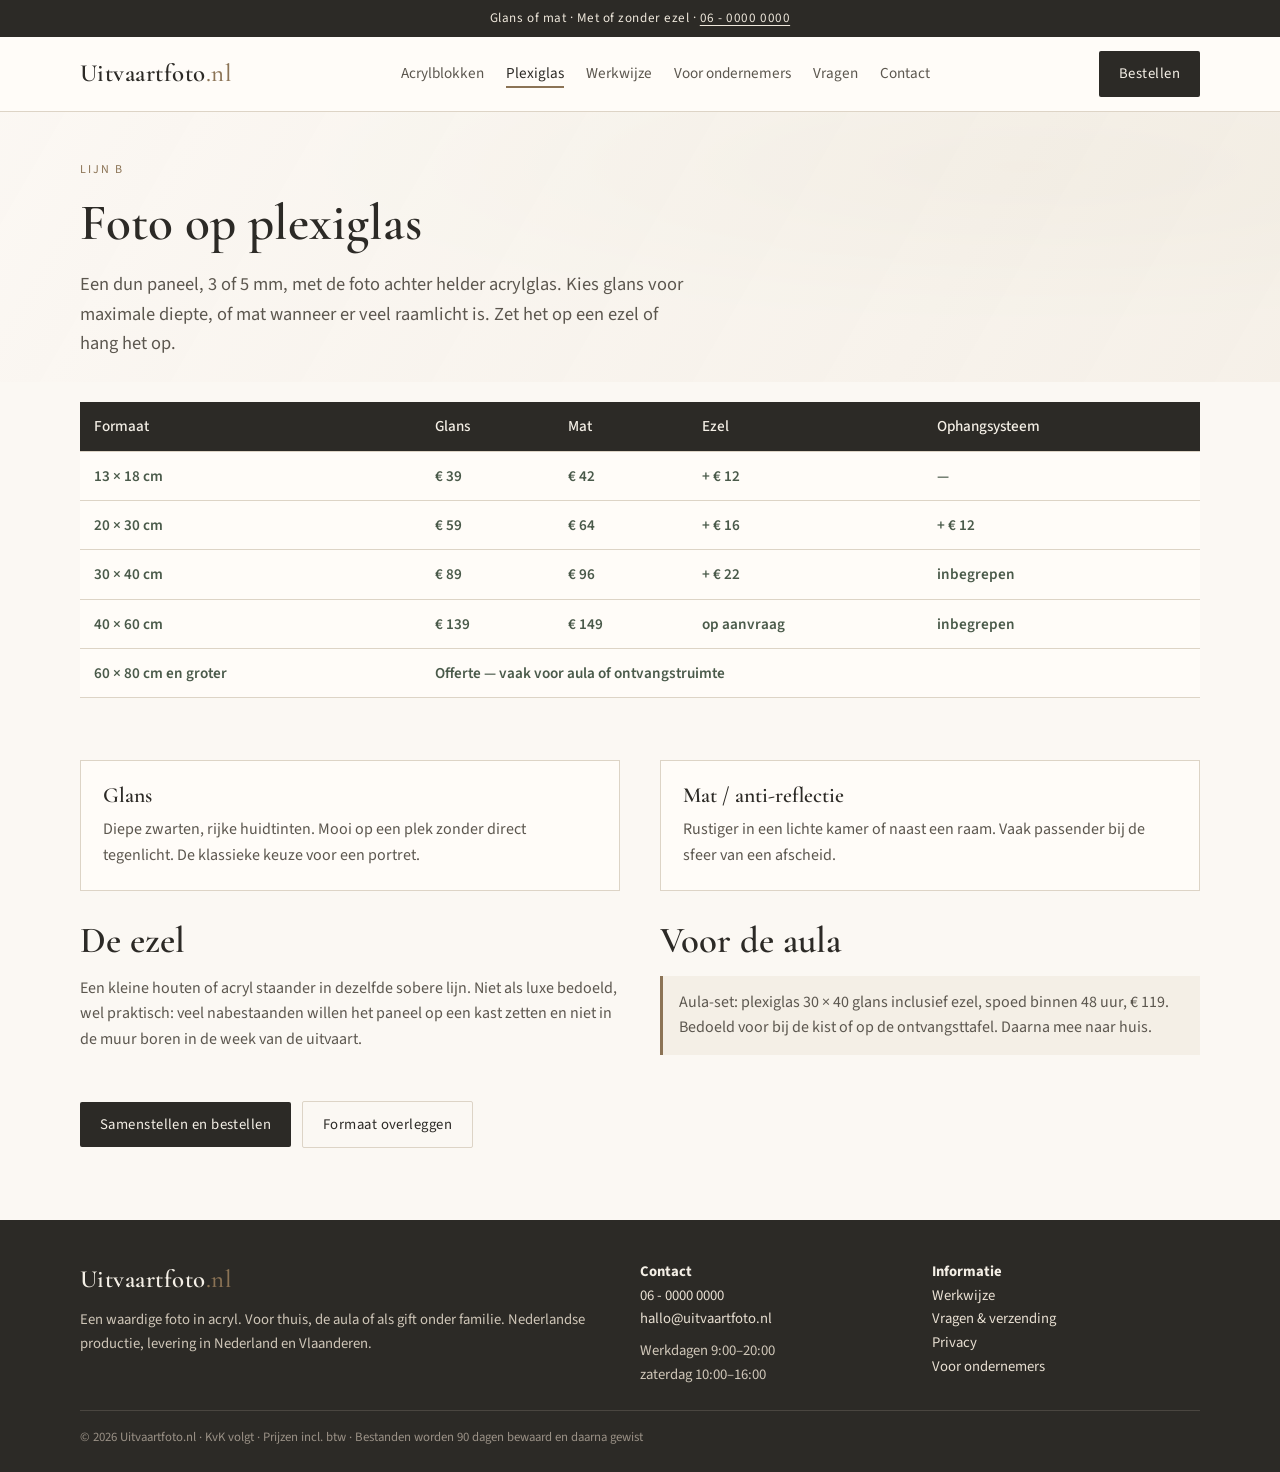
<file: plexiglas.html>
<!DOCTYPE html>
<html lang="nl">
<head>
  <meta charset="UTF-8" />
  <meta name="viewport" content="width=device-width, initial-scale=1" />
  <title>Foto op plexiglas — Uitvaartfoto.nl</title>
  <meta name="description" content="Foto op plexiglas in glans of mat (anti-reflectie), 3 of 5 mm paneel. Formaten van 13×18 tot 60×80 cm, met of zonder ezel of ophangsysteem. Vanaf € 39." />
  <link rel="canonical" href="https://uitvaartfoto.nl/plexiglas.html" />
  <meta property="og:title" content="Foto op plexiglas — Uitvaartfoto.nl" />
  <meta property="og:description" content="Glans voor maximale diepte, mat bij veel raamlicht. Op een ezel of aan de muur." />
  <meta property="og:type" content="website" />
  <meta property="og:url" content="https://uitvaartfoto.nl/plexiglas.html" />
  <meta property="og:locale" content="nl_NL" />
  <link rel="icon" href="favicon.svg" type="image/svg+xml" />
  <link rel="preconnect" href="https://fonts.googleapis.com" />
  <link rel="preconnect" href="https://fonts.gstatic.com" crossorigin />
  <link href="https://fonts.googleapis.com/css2?family=Cormorant+Garamond:ital,wght@0,500;0,600;1,500&family=Source+Sans+3:wght@400;500;600&display=swap" rel="stylesheet" />
  <link rel="stylesheet" href="styles.css" />
  <script type="application/ld+json">
  {
    "@context": "https://schema.org",
    "@type": "Product",
    "name": "Herinneringsfoto op plexiglas",
    "description": "Foto op plexiglas in glans of mat, 3 of 5 mm paneel, met of zonder ezel of ophangsysteem.",
    "brand": { "@type": "Brand", "name": "Uitvaartfoto.nl" },
    "offers": {
      "@type": "AggregateOffer",
      "priceCurrency": "EUR",
      "lowPrice": "39",
      "highPrice": "149",
      "offerCount": "8"
    }
  }
  </script>
</head>
<body>
  <a class="skiplink" href="#main">Direct naar inhoud</a>
  <div class="topbar">Glans of mat · Met of zonder ezel · <a href="tel:+31600000000">06 - 0000 0000</a></div>
  <header class="site">
    <div class="wrap nav">
      <a class="logo" href="index.html">Uitvaartfoto<span>.nl</span></a>
      <input class="nav-toggle" type="checkbox" id="navtoggle" aria-label="Menu openen of sluiten" />
      <label class="nav-toggle-label" for="navtoggle">Menu</label>
      <nav class="main" aria-label="Hoofdmenu">
        <ul>
          <li><a href="acrylblokken.html">Acrylblokken</a></li>
          <li><a class="active" href="plexiglas.html">Plexiglas</a></li>
          <li><a href="werkwijze.html">Werkwijze</a></li>
          <li><a href="ondernemers.html">Voor ondernemers</a></li>
          <li><a href="veelgestelde-vragen.html">Vragen</a></li>
          <li><a href="contact.html">Contact</a></li>
        </ul>
      </nav>
      <a class="btn" href="bestellen.html">Bestellen</a>
    </div>
  </header>

  <main id="main">
    <section class="hero slim">
      <div class="wrap">
        <p class="eyebrow">Lijn B</p>
        <h1>Foto op plexiglas</h1>
        <p class="lead">Een dun paneel, 3 of 5 mm, met de foto achter helder acrylglas. Kies glans voor maximale diepte, of mat wanneer er veel raamlicht is. Zet het op een ezel of hang het op.</p>
      </div>
    </section>

    <section style="padding-top:12px">
      <div class="wrap">
        <div class="table-scroll">
          <table class="price">
            <thead>
              <tr><th>Formaat</th><th>Glans</th><th>Mat</th><th>Ezel</th><th>Ophangsysteem</th></tr>
            </thead>
            <tbody>
              <tr><td>13 × 18 cm</td><td>€ 39</td><td>€ 42</td><td>+ € 12</td><td>—</td></tr>
              <tr><td>20 × 30 cm</td><td>€ 59</td><td>€ 64</td><td>+ € 16</td><td>+ € 12</td></tr>
              <tr><td>30 × 40 cm</td><td>€ 89</td><td>€ 96</td><td>+ € 22</td><td>inbegrepen</td></tr>
              <tr><td>40 × 60 cm</td><td>€ 139</td><td>€ 149</td><td>op aanvraag</td><td>inbegrepen</td></tr>
              <tr><td>60 × 80 cm en groter</td><td colspan="4">Offerte — vaak voor aula of ontvangstruimte</td></tr>
            </tbody>
          </table>
        </div>

        <div class="split" style="margin-top:48px">
          <div class="card">
            <h3>Glans</h3>
            <p class="muted">Diepe zwarten, rijke huidtinten. Mooi op een plek zonder direct tegenlicht. De klassieke keuze voor een portret.</p>
          </div>
          <div class="card">
            <h3>Mat / anti-reflectie</h3>
            <p class="muted">Rustiger in een lichte kamer of naast een raam. Vaak passender bij de sfeer van een afscheid.</p>
          </div>
        </div>

        <div class="split" style="margin-top:28px" id="ezel">
          <div>
            <h2>De ezel</h2>
            <p class="muted">Een kleine houten of acryl staander in dezelfde sobere lijn. Niet als luxe bedoeld, wel praktisch: veel nabestaanden willen het paneel op een kast zetten en niet in de muur boren in de week van de uitvaart.</p>
          </div>
          <div>
            <h2>Voor de aula</h2>
            <div class="note" style="margin-top:12px">Aula-set: plexiglas 30 × 40 glans inclusief ezel, spoed binnen 48 uur, € 119. Bedoeld voor bij de kist of op de ontvangsttafel. Daarna mee naar huis.</div>
          </div>
        </div>

        <p style="margin-top:28px">
          <a class="btn" href="bestellen.html?product=plexi-30x40">Samenstellen en bestellen</a>
          <a class="btn ghost" href="contact.html" style="margin-left:8px">Formaat overleggen</a>
        </p>
      </div>
    </section>
  </main>

  <footer class="site">
    <div class="wrap footgrid">
      <div>
        <p class="logo" style="color:#f4efe6">Uitvaartfoto<span>.nl</span></p>
        <p style="margin-top:8px">Een waardige foto in acryl. Voor thuis, de aula of als gift onder familie. Nederlandse productie, levering in Nederland en Vlaanderen.</p>
      </div>
      <div>
        <p><strong style="color:#f4efe6">Contact</strong></p>
        <p><a href="tel:+31600000000">06 - 0000 0000</a><br><a href="mailto:hallo@uitvaartfoto.nl">hallo@uitvaartfoto.nl</a></p>
        <p style="margin-top:8px">Werkdagen 9:00–20:00<br>zaterdag 10:00–16:00</p>
      </div>
      <div>
        <p><strong style="color:#f4efe6">Informatie</strong></p>
        <p>
          <a href="werkwijze.html">Werkwijze</a><br>
          <a href="veelgestelde-vragen.html">Vragen &amp; verzending</a><br>
          <a href="privacy.html">Privacy</a><br>
          <a href="ondernemers.html">Voor ondernemers</a>
        </p>
      </div>
    </div>
    <div class="wrap legal">© 2026 Uitvaartfoto.nl · KvK volgt · Prijzen incl. btw · Bestanden worden 90 dagen bewaard en daarna gewist</div>
  </footer>
</body>
</html>
</file>
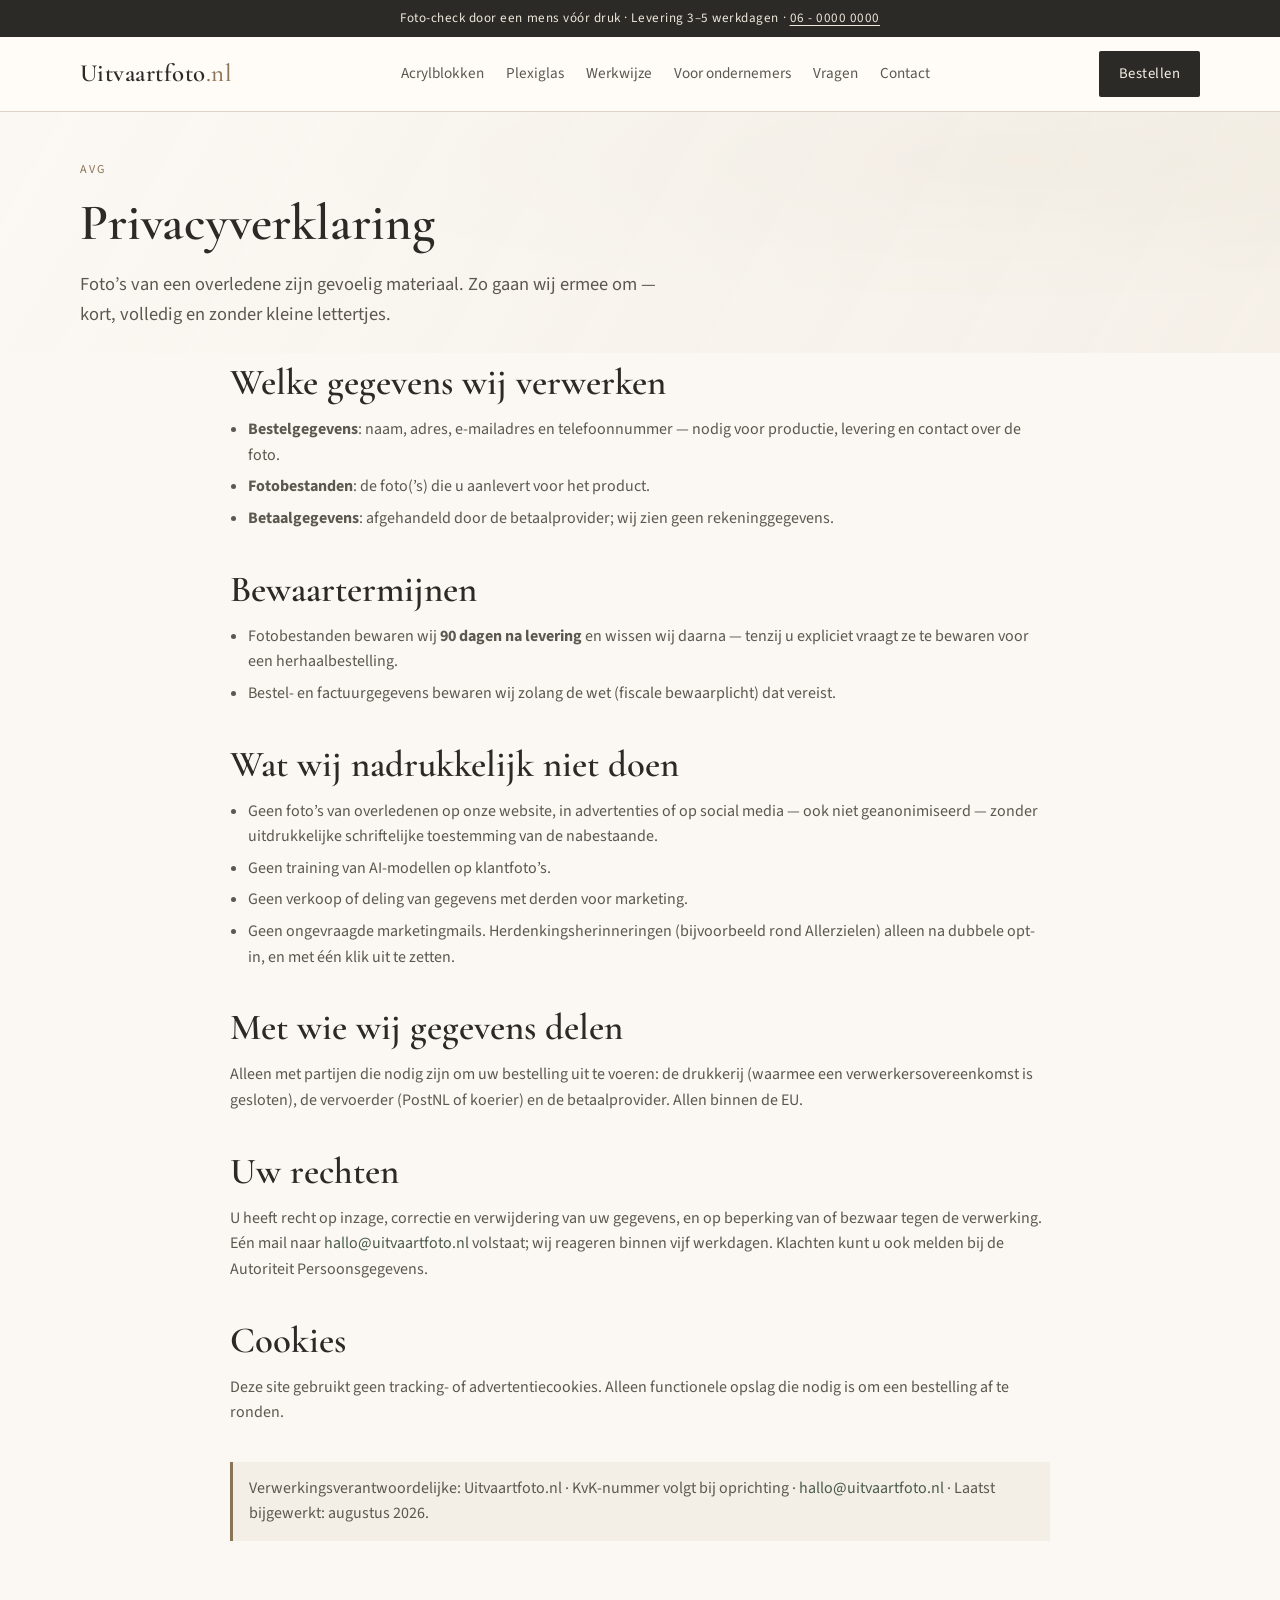
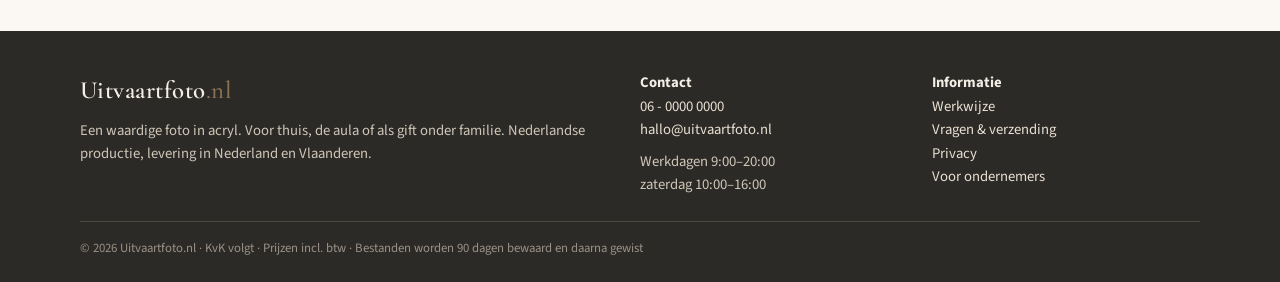
<file: privacy.html>
<!DOCTYPE html>
<html lang="nl">
<head>
  <meta charset="UTF-8" />
  <meta name="viewport" content="width=device-width, initial-scale=1" />
  <title>Privacyverklaring — Uitvaartfoto.nl</title>
  <meta name="description" content="Hoe Uitvaartfoto.nl omgaat met uw gegevens en foto's: 90 dagen bewaartermijn, verwerkersovereenkomst met de drukkerij, geen AI-training, geen publieke weergave." />
  <link rel="canonical" href="https://uitvaartfoto.nl/privacy.html" />
  <meta name="robots" content="index,follow" />
  <link rel="icon" href="favicon.svg" type="image/svg+xml" />
  <link rel="preconnect" href="https://fonts.googleapis.com" />
  <link rel="preconnect" href="https://fonts.gstatic.com" crossorigin />
  <link href="https://fonts.googleapis.com/css2?family=Cormorant+Garamond:ital,wght@0,500;0,600;1,500&family=Source+Sans+3:wght@400;500;600&display=swap" rel="stylesheet" />
  <link rel="stylesheet" href="styles.css" />
</head>
<body>
  <a class="skiplink" href="#main">Direct naar inhoud</a>
  <div class="topbar">Foto-check door een mens vóór druk · Levering 3–5 werkdagen · <a href="tel:+31600000000">06 - 0000 0000</a></div>
  <header class="site">
    <div class="wrap nav">
      <a class="logo" href="index.html">Uitvaartfoto<span>.nl</span></a>
      <input class="nav-toggle" type="checkbox" id="navtoggle" aria-label="Menu openen of sluiten" />
      <label class="nav-toggle-label" for="navtoggle">Menu</label>
      <nav class="main" aria-label="Hoofdmenu">
        <ul>
          <li><a href="acrylblokken.html">Acrylblokken</a></li>
          <li><a href="plexiglas.html">Plexiglas</a></li>
          <li><a href="werkwijze.html">Werkwijze</a></li>
          <li><a href="ondernemers.html">Voor ondernemers</a></li>
          <li><a href="veelgestelde-vragen.html">Vragen</a></li>
          <li><a href="contact.html">Contact</a></li>
        </ul>
      </nav>
      <a class="btn" href="bestellen.html">Bestellen</a>
    </div>
  </header>

  <main id="main">
    <section class="hero slim">
      <div class="wrap">
        <p class="eyebrow">AVG</p>
        <h1>Privacyverklaring</h1>
        <p class="lead">Foto’s van een overledene zijn gevoelig materiaal. Zo gaan wij ermee om — kort, volledig en zonder kleine lettertjes.</p>
      </div>
    </section>

    <section style="padding-top:8px">
      <div class="wrap" style="max-width:820px">
        <h2>Welke gegevens wij verwerken</h2>
        <ul class="plain">
          <li><strong>Bestelgegevens</strong>: naam, adres, e-mailadres en telefoonnummer — nodig voor productie, levering en contact over de foto.</li>
          <li><strong>Fotobestanden</strong>: de foto(’s) die u aanlevert voor het product.</li>
          <li><strong>Betaalgegevens</strong>: afgehandeld door de betaalprovider; wij zien geen rekeninggegevens.</li>
        </ul>

        <h2 style="margin-top:36px">Bewaartermijnen</h2>
        <ul class="plain">
          <li>Fotobestanden bewaren wij <strong>90 dagen na levering</strong> en wissen wij daarna — tenzij u expliciet vraagt ze te bewaren voor een herhaalbestelling.</li>
          <li>Bestel- en factuurgegevens bewaren wij zolang de wet (fiscale bewaarplicht) dat vereist.</li>
        </ul>

        <h2 style="margin-top:36px">Wat wij nadrukkelijk niet doen</h2>
        <ul class="plain">
          <li>Geen foto’s van overledenen op onze website, in advertenties of op social media — ook niet geanonimiseerd — zonder uitdrukkelijke schriftelijke toestemming van de nabestaande.</li>
          <li>Geen training van AI-modellen op klantfoto’s.</li>
          <li>Geen verkoop of deling van gegevens met derden voor marketing.</li>
          <li>Geen ongevraagde marketingmails. Herdenkingsherinneringen (bijvoorbeeld rond Allerzielen) alleen na dubbele opt-in, en met één klik uit te zetten.</li>
        </ul>

        <h2 style="margin-top:36px">Met wie wij gegevens delen</h2>
        <p class="muted">Alleen met partijen die nodig zijn om uw bestelling uit te voeren: de drukkerij (waarmee een verwerkersovereenkomst is gesloten), de vervoerder (PostNL of koerier) en de betaalprovider. Allen binnen de EU.</p>

        <h2 style="margin-top:36px">Uw rechten</h2>
        <p class="muted">U heeft recht op inzage, correctie en verwijdering van uw gegevens, en op beperking van of bezwaar tegen de verwerking. Eén mail naar <a href="mailto:hallo@uitvaartfoto.nl">hallo@uitvaartfoto.nl</a> volstaat; wij reageren binnen vijf werkdagen. Klachten kunt u ook melden bij de Autoriteit Persoonsgegevens.</p>

        <h2 style="margin-top:36px">Cookies</h2>
        <p class="muted">Deze site gebruikt geen tracking- of advertentiecookies. Alleen functionele opslag die nodig is om een bestelling af te ronden.</p>

        <div class="note" style="margin-top:36px">Verwerkingsverantwoordelijke: Uitvaartfoto.nl · KvK-nummer volgt bij oprichting · <a href="mailto:hallo@uitvaartfoto.nl">hallo@uitvaartfoto.nl</a> · Laatst bijgewerkt: augustus 2026.</div>
      </div>
    </section>
  </main>

  <footer class="site">
    <div class="wrap footgrid">
      <div>
        <p class="logo" style="color:#f4efe6">Uitvaartfoto<span>.nl</span></p>
        <p style="margin-top:8px">Een waardige foto in acryl. Voor thuis, de aula of als gift onder familie. Nederlandse productie, levering in Nederland en Vlaanderen.</p>
      </div>
      <div>
        <p><strong style="color:#f4efe6">Contact</strong></p>
        <p><a href="tel:+31600000000">06 - 0000 0000</a><br><a href="mailto:hallo@uitvaartfoto.nl">hallo@uitvaartfoto.nl</a></p>
        <p style="margin-top:8px">Werkdagen 9:00–20:00<br>zaterdag 10:00–16:00</p>
      </div>
      <div>
        <p><strong style="color:#f4efe6">Informatie</strong></p>
        <p>
          <a href="werkwijze.html">Werkwijze</a><br>
          <a href="veelgestelde-vragen.html">Vragen &amp; verzending</a><br>
          <a href="privacy.html">Privacy</a><br>
          <a href="ondernemers.html">Voor ondernemers</a>
        </p>
      </div>
    </div>
    <div class="wrap legal">© 2026 Uitvaartfoto.nl · KvK volgt · Prijzen incl. btw · Bestanden worden 90 dagen bewaard en daarna gewist</div>
  </footer>
</body>
</html>
</file>
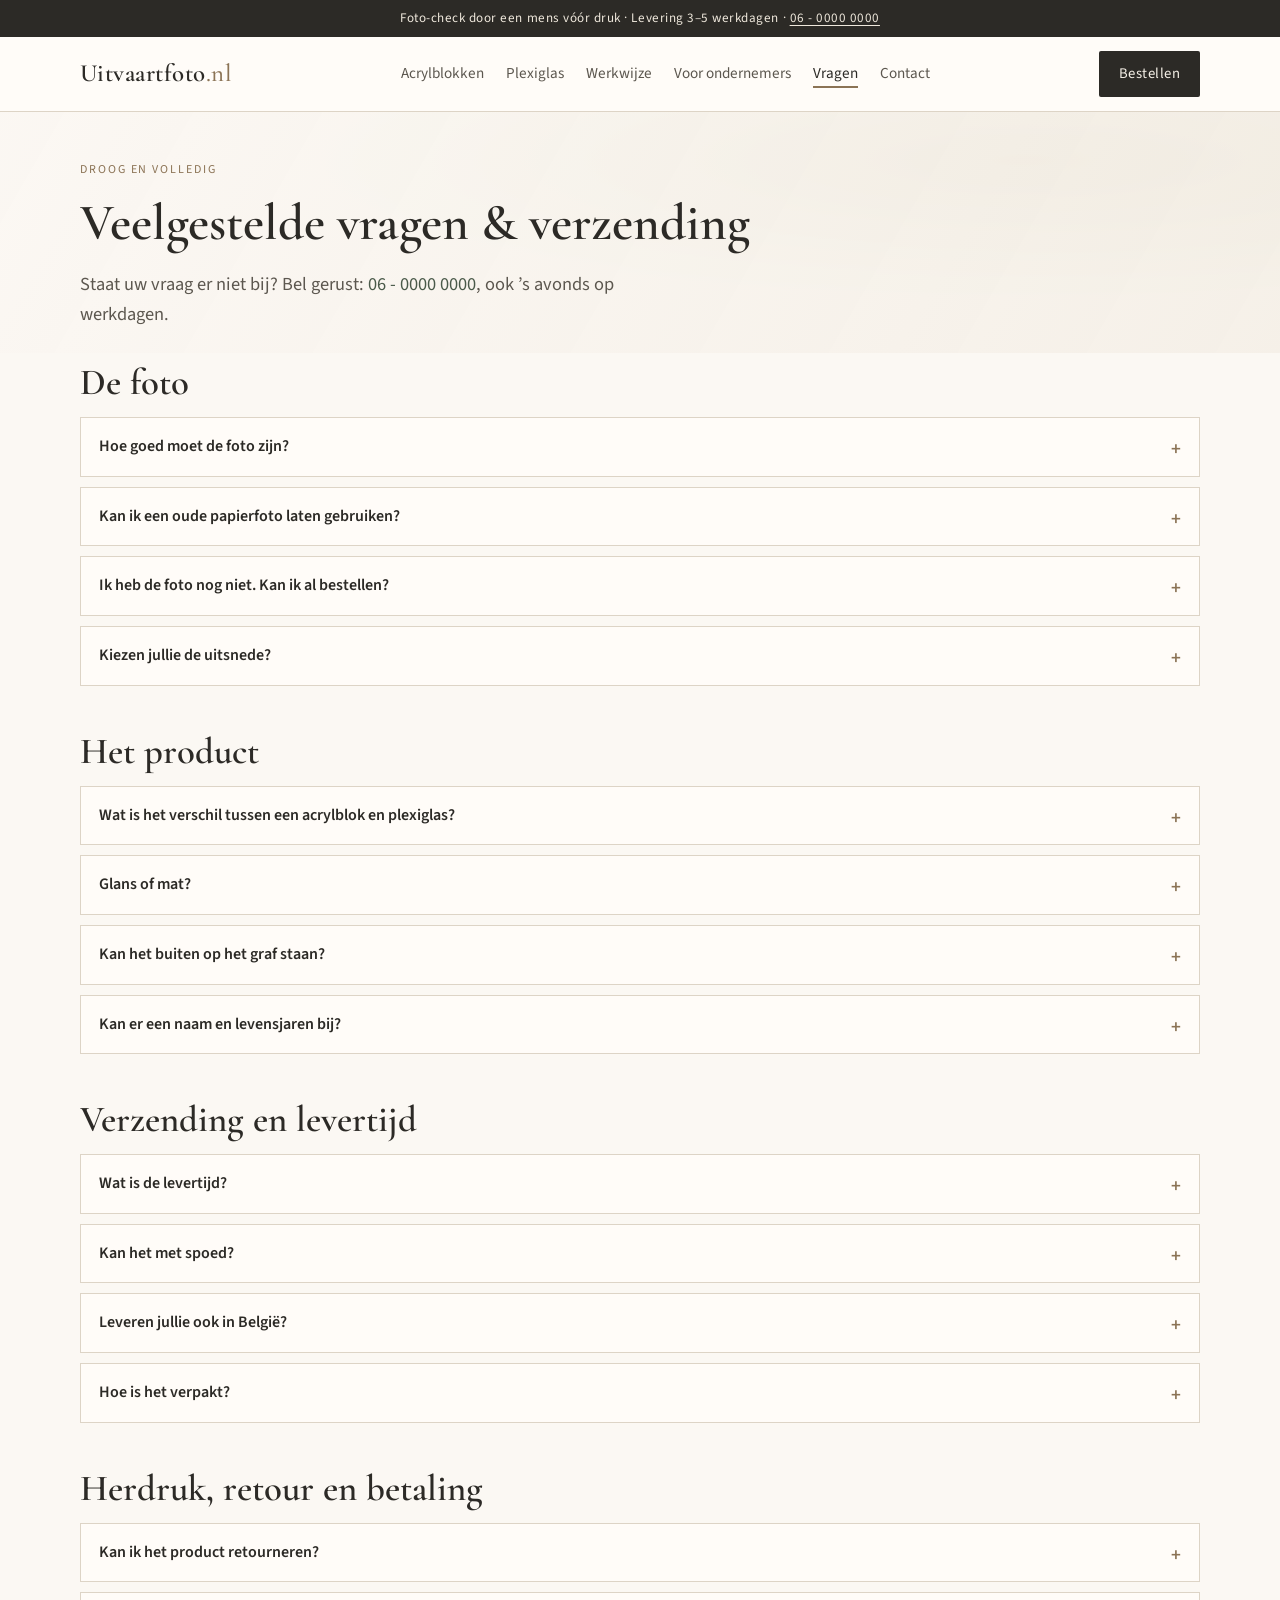
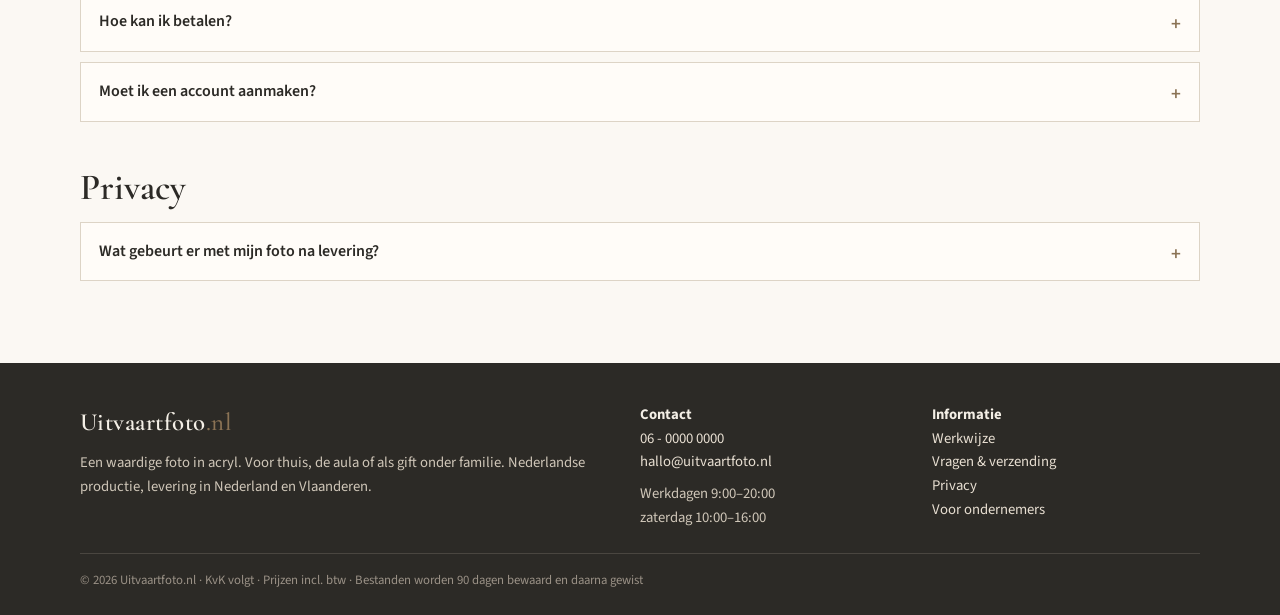
<file: veelgestelde-vragen.html>
<!DOCTYPE html>
<html lang="nl">
<head>
  <meta charset="UTF-8" />
  <meta name="viewport" content="width=device-width, initial-scale=1" />
  <title>Veelgestelde vragen &amp; verzending — Uitvaartfoto.nl</title>
  <meta name="description" content="Antwoorden over foto-eisen, glans of mat, levertijden, spoed, verzending, herdruk en retour, en de omgang met uw bestanden. Droog en volledig." />
  <link rel="canonical" href="https://uitvaartfoto.nl/veelgestelde-vragen.html" />
  <meta property="og:title" content="Veelgestelde vragen — Uitvaartfoto.nl" />
  <meta property="og:description" content="Foto-eisen, levertijden, verzending, herdruk en privacy. Droog en volledig." />
  <meta property="og:type" content="website" />
  <meta property="og:url" content="https://uitvaartfoto.nl/veelgestelde-vragen.html" />
  <meta property="og:locale" content="nl_NL" />
  <link rel="icon" href="favicon.svg" type="image/svg+xml" />
  <link rel="preconnect" href="https://fonts.googleapis.com" />
  <link rel="preconnect" href="https://fonts.gstatic.com" crossorigin />
  <link href="https://fonts.googleapis.com/css2?family=Cormorant+Garamond:ital,wght@0,500;0,600;1,500&family=Source+Sans+3:wght@400;500;600&display=swap" rel="stylesheet" />
  <link rel="stylesheet" href="styles.css" />
  <script type="application/ld+json">
  {
    "@context": "https://schema.org",
    "@type": "FAQPage",
    "mainEntity": [
      {
        "@type": "Question",
        "name": "Hoe goed moet de foto zijn?",
        "acceptedAnswer": { "@type": "Answer", "text": "Minimaal 1500 pixels op de korte zijde. Een scherpe telefoonfoto is vaak genoeg voor de maten Klein en Midden. Wij controleren elke foto handmatig vóór productie en nemen contact op bij twijfel." }
      },
      {
        "@type": "Question",
        "name": "Kan ik een oude papierfoto laten gebruiken?",
        "acceptedAnswer": { "@type": "Answer", "text": "Ja. Scan of fotografeer de afdruk, of stuur hem per post. Lichte restauratie van scheuren en verkleuring kost € 15 en is gratis bij bestellingen boven € 100." }
      },
      {
        "@type": "Question",
        "name": "Wat is de levertijd?",
        "acceptedAnswer": { "@type": "Answer", "text": "Standaard 3–5 werkdagen na goedkeuring van de foto. Spoed: volgende werkdag de deur uit indien vóór 10:00 besteld. Maatwerk: 7–10 werkdagen na akkoord op de proef." }
      },
      {
        "@type": "Question",
        "name": "Kan ik het product retourneren?",
        "acceptedAnswer": { "@type": "Answer", "text": "Gepersonaliseerde producten kennen wettelijk beperkt retourrecht. Bij een drukfout of transportschade drukken wij gratis opnieuw. Bij spijt van de gekozen foto bieden wij eenmalig een herdruk tegen kostprijs." }
      },
      {
        "@type": "Question",
        "name": "Wat gebeurt er met mijn foto na levering?",
        "acceptedAnswer": { "@type": "Answer", "text": "Bestanden bewaren wij 90 dagen na levering en wissen wij daarna, tenzij u ze wilt laten staan voor een herhaalbestelling. Wij tonen nooit foto's van overledenen op onze site en trainen geen AI-modellen op klantfoto's." }
      }
    ]
  }
  </script>
</head>
<body>
  <a class="skiplink" href="#main">Direct naar inhoud</a>
  <div class="topbar">Foto-check door een mens vóór druk · Levering 3–5 werkdagen · <a href="tel:+31600000000">06 - 0000 0000</a></div>
  <header class="site">
    <div class="wrap nav">
      <a class="logo" href="index.html">Uitvaartfoto<span>.nl</span></a>
      <input class="nav-toggle" type="checkbox" id="navtoggle" aria-label="Menu openen of sluiten" />
      <label class="nav-toggle-label" for="navtoggle">Menu</label>
      <nav class="main" aria-label="Hoofdmenu">
        <ul>
          <li><a href="acrylblokken.html">Acrylblokken</a></li>
          <li><a href="plexiglas.html">Plexiglas</a></li>
          <li><a href="werkwijze.html">Werkwijze</a></li>
          <li><a href="ondernemers.html">Voor ondernemers</a></li>
          <li><a class="active" href="veelgestelde-vragen.html">Vragen</a></li>
          <li><a href="contact.html">Contact</a></li>
        </ul>
      </nav>
      <a class="btn" href="bestellen.html">Bestellen</a>
    </div>
  </header>

  <main id="main">
    <section class="hero slim">
      <div class="wrap">
        <p class="eyebrow">Droog en volledig</p>
        <h1>Veelgestelde vragen &amp; verzending</h1>
        <p class="lead">Staat uw vraag er niet bij? Bel gerust: <a href="tel:+31600000000">06 - 0000 0000</a>, ook ’s avonds op werkdagen.</p>
      </div>
    </section>

    <section style="padding-top:8px">
      <div class="wrap">
        <h2>De foto</h2>
        <div class="faq">
          <details>
            <summary>Hoe goed moet de foto zijn?</summary>
            <div><p>Minimaal 1500 pixels op de korte zijde (jpg, png of tiff). Een scherpe telefoonfoto is vaak genoeg voor de maten Klein en Midden; voor Groot en de grote plexiglaspanelen is meer resolutie prettig. Wij controleren elke foto handmatig vóór productie. Is de foto twijfelachtig, dan nemen we éérst contact op — er wordt nooit stilzwijgend een mislukte foto gedrukt.</p></div>
          </details>
          <details>
            <summary>Kan ik een oude papierfoto laten gebruiken?</summary>
            <div><p>Ja. Scan de afdruk op minimaal 600 dpi, of fotografeer hem bij daglicht zonder flits. Opsturen per post kan ook; u krijgt de afdruk retour. Lichte restauratie van scheuren en verkleuring kost € 15 en is gratis bij bestellingen boven € 100.</p></div>
          </details>
          <details>
            <summary>Ik heb de foto nog niet. Kan ik al bestellen?</summary>
            <div><p>Ja. Kies bij het bestellen voor ‘ik stuur de foto later’. U kunt het bestand tot 14 dagen na de bestelling mailen onder vermelding van uw ordernummer.</p></div>
          </details>
          <details>
            <summary>Kiezen jullie de uitsnede?</summary>
            <div><p>Wij stellen een uitsnede voor en leggen die bij twijfel aan u voor. Het gezicht mag gerust groot in beeld staan — bijsnijden en belichting horen bij de service.</p></div>
          </details>
        </div>

        <h2 style="margin-top:44px">Het product</h2>
        <div class="faq">
          <details>
            <summary>Wat is het verschil tussen een acrylblok en plexiglas?</summary>
            <div><p>Het acrylblok is massief (20–25 mm) en staat vanzelf; de foto krijgt een diepte-effect. Plexiglas is een dun paneel (3 of 5 mm) dat u op een ezel zet of ophangt. Het blok is de keuze voor kast of nachtkastje; plexiglas voor de wand, de aula of grotere formaten.</p></div>
          </details>
          <details>
            <summary>Glans of mat?</summary>
            <div><p>Glans geeft diepe zwarten en rijke huidtinten, mooi op een plek zonder direct tegenlicht. Mat is anti-reflecterend en rustiger naast een raam — vaak passender bij de sfeer van een afscheid. Twijfelt u, bel dan even; we denken mee op basis van de plek waar het komt te staan.</p></div>
          </details>
          <details>
            <summary>Kan het buiten op het graf staan?</summary>
            <div><p>Dat raden wij af. Acryl is bedoeld voor binnen; langdurig direct zonlicht en vorst doen het materiaal geen goed. Voor buiten hoort steen of specifiek buitenglas — daarvoor verwijzen wij u graag door.</p></div>
          </details>
          <details>
            <summary>Kan er een naam en levensjaren bij?</summary>
            <div><p>Ja, in een discreet lettertype onder de foto, voor € 8. Geen drukke templates, geen clipart.</p></div>
          </details>
        </div>

        <h2 style="margin-top:44px">Verzending en levertijd</h2>
        <div class="faq">
          <details>
            <summary>Wat is de levertijd?</summary>
            <div><p>Standaard 3–5 werkdagen deur-tot-deur na goedkeuring van de foto, verzonden met PostNL Track &amp; Trace. Maatwerk duurt 7–10 werkdagen en gaat altijd eerst langs u met een digitale proef.</p></div>
          </details>
          <details>
            <summary>Kan het met spoed?</summary>
            <div><p>Ja. Voor € 19 gaat de bestelling de volgende werkdag de deur uit, mits vóór 10:00 besteld en de foto is goedgekeurd. Spoed geldt niet voor maatwerk. Levering op het uitvaartcentrum, vóór de dienst of de koffietafel, regelen we per koerier op afspraak.</p></div>
          </details>
          <details>
            <summary>Leveren jullie ook in België?</summary>
            <div><p>Levering in Vlaanderen is in voorbereiding. Neem contact op; vaak kunnen we al iets regelen.</p></div>
          </details>
          <details>
            <summary>Hoe is het verpakt?</summary>
            <div><p>In een sobere kraftdoos met voldoende bescherming — een blok van anderhalve kilo moet tegen een stootje kunnen. Geen glitter, geen cadeaupapier. In de doos zit een kaartje met bewaaradvies: uit direct zonlicht.</p></div>
          </details>
        </div>

        <h2 style="margin-top:44px">Herdruk, retour en betaling</h2>
        <div class="faq">
          <details>
            <summary>Kan ik het product retourneren?</summary>
            <div><p>Gepersonaliseerde producten kennen wettelijk beperkt retourrecht. Wél geldt altijd: gratis herdruk bij een drukfout of beschadiging tijdens transport. En heeft u achteraf spijt van de gekozen foto, dan bieden wij eenmalig een herdruk tegen kostprijs aan.</p></div>
          </details>
          <details>
            <summary>Hoe kan ik betalen?</summary>
            <div><p>Via iDEAL. Bancontact voor Belgische klanten volgt. Bestelt u via een uitvaartondernemer, dan kan de factuur ook via de zaak lopen (white-label).</p></div>
          </details>
          <details>
            <summary>Moet ik een account aanmaken?</summary>
            <div><p>Nee. Bestellen kan zonder account. U ontvangt een orderbevestiging en Track &amp; Trace per e-mail.</p></div>
          </details>
        </div>

        <h2 style="margin-top:44px">Privacy</h2>
        <div class="faq">
          <details>
            <summary>Wat gebeurt er met mijn foto na levering?</summary>
            <div><p>Bestanden bewaren wij 90 dagen na levering en wissen wij daarna, tenzij u ze wilt laten staan voor een herhaalbestelling. Met onze drukkerij is een verwerkersovereenkomst gesloten. Wij tonen nooit foto’s van overledenen op onze site en trainen geen AI-modellen op klantfoto’s. <a href="privacy.html">Lees de volledige privacyverklaring →</a></p></div>
          </details>
        </div>
      </div>
    </section>
  </main>

  <footer class="site">
    <div class="wrap footgrid">
      <div>
        <p class="logo" style="color:#f4efe6">Uitvaartfoto<span>.nl</span></p>
        <p style="margin-top:8px">Een waardige foto in acryl. Voor thuis, de aula of als gift onder familie. Nederlandse productie, levering in Nederland en Vlaanderen.</p>
      </div>
      <div>
        <p><strong style="color:#f4efe6">Contact</strong></p>
        <p><a href="tel:+31600000000">06 - 0000 0000</a><br><a href="mailto:hallo@uitvaartfoto.nl">hallo@uitvaartfoto.nl</a></p>
        <p style="margin-top:8px">Werkdagen 9:00–20:00<br>zaterdag 10:00–16:00</p>
      </div>
      <div>
        <p><strong style="color:#f4efe6">Informatie</strong></p>
        <p>
          <a href="werkwijze.html">Werkwijze</a><br>
          <a href="veelgestelde-vragen.html">Vragen &amp; verzending</a><br>
          <a href="privacy.html">Privacy</a><br>
          <a href="ondernemers.html">Voor ondernemers</a>
        </p>
      </div>
    </div>
    <div class="wrap legal">© 2026 Uitvaartfoto.nl · KvK volgt · Prijzen incl. btw · Bestanden worden 90 dagen bewaard en daarna gewist</div>
  </footer>
</body>
</html>
</file>
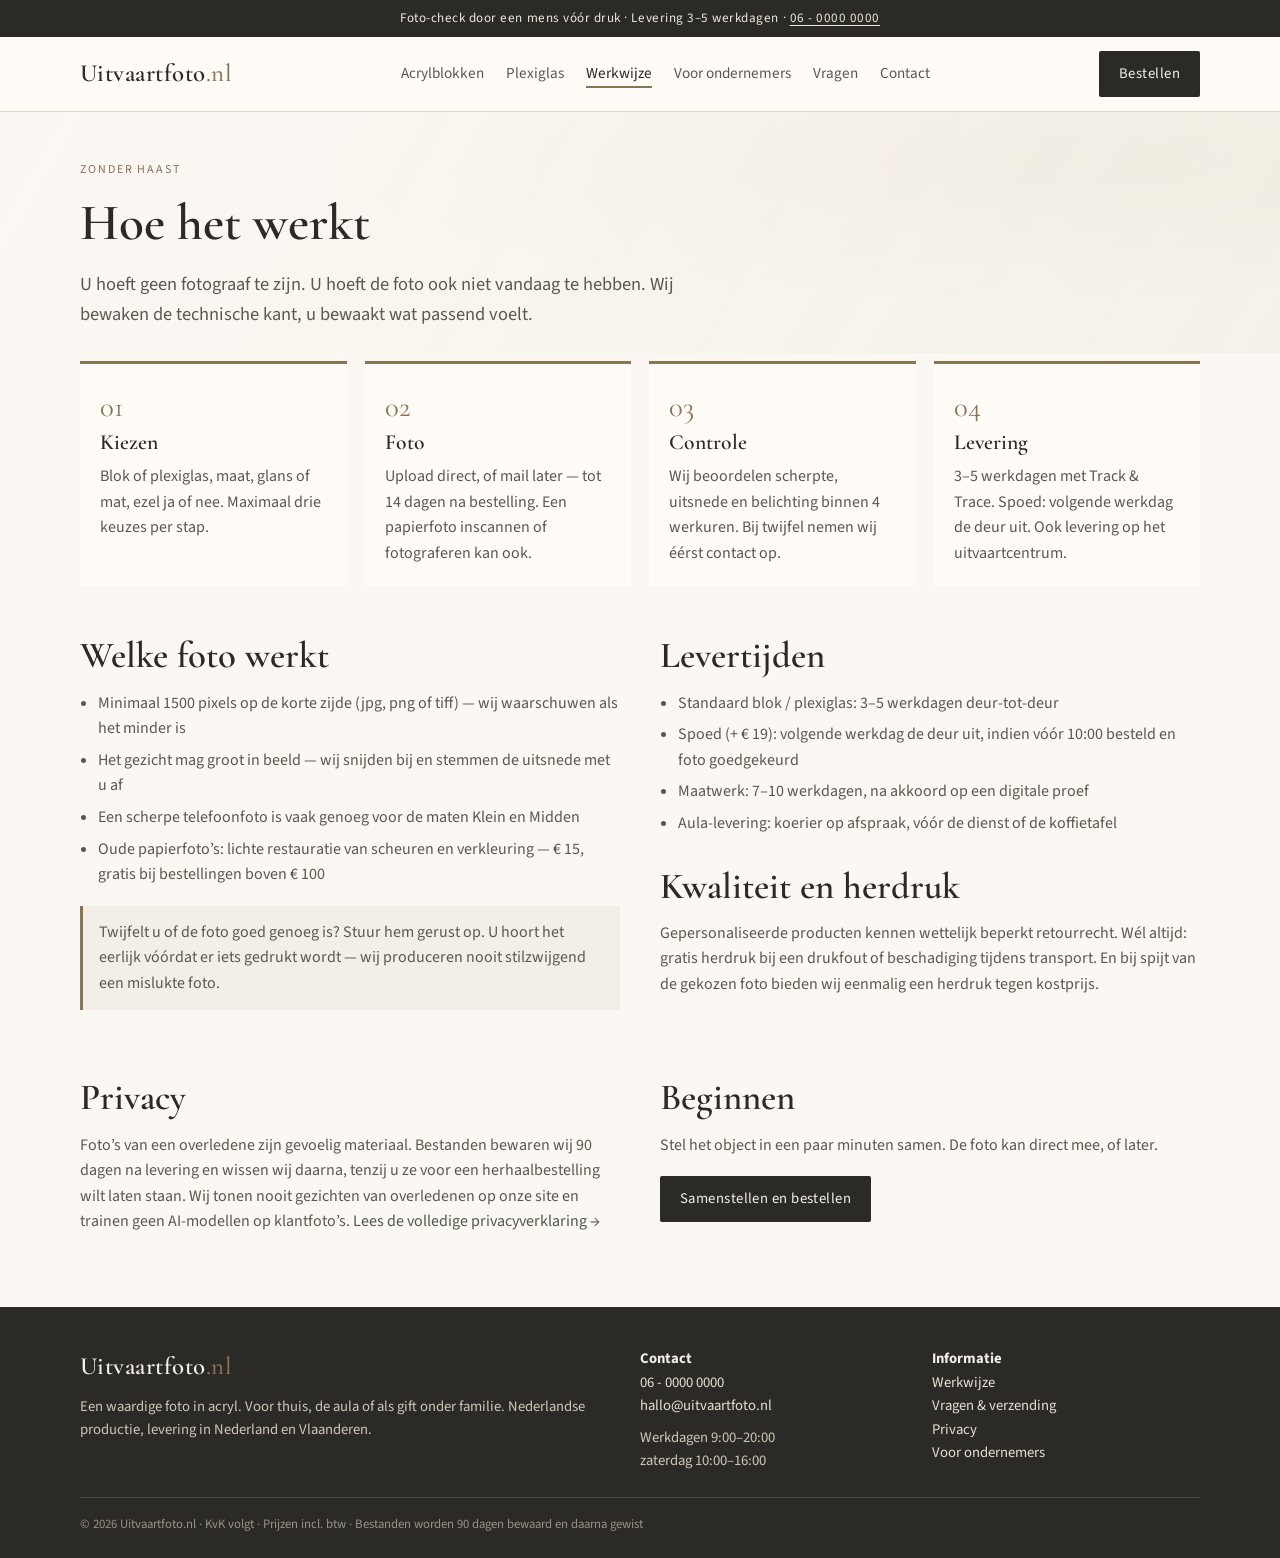
<file: werkwijze.html>
<!DOCTYPE html>
<html lang="nl">
<head>
  <meta charset="UTF-8" />
  <meta name="viewport" content="width=device-width, initial-scale=1" />
  <title>Hoe het werkt — Uitvaartfoto.nl</title>
  <meta name="description" content="In vier stappen van foto naar acrylblok of plexiglas: kiezen, foto sturen (nu of later), handmatige controle, levering in 3–5 werkdagen. Ook restauratie van oude papierfoto's." />
  <link rel="canonical" href="https://uitvaartfoto.nl/werkwijze.html" />
  <meta property="og:title" content="Hoe het werkt — Uitvaartfoto.nl" />
  <meta property="og:description" content="U hoeft geen fotograaf te zijn. Wij bewaken de technische kant, u bewaakt wat passend voelt." />
  <meta property="og:type" content="website" />
  <meta property="og:url" content="https://uitvaartfoto.nl/werkwijze.html" />
  <meta property="og:locale" content="nl_NL" />
  <link rel="icon" href="favicon.svg" type="image/svg+xml" />
  <link rel="preconnect" href="https://fonts.googleapis.com" />
  <link rel="preconnect" href="https://fonts.gstatic.com" crossorigin />
  <link href="https://fonts.googleapis.com/css2?family=Cormorant+Garamond:ital,wght@0,500;0,600;1,500&family=Source+Sans+3:wght@400;500;600&display=swap" rel="stylesheet" />
  <link rel="stylesheet" href="styles.css" />
</head>
<body>
  <a class="skiplink" href="#main">Direct naar inhoud</a>
  <div class="topbar">Foto-check door een mens vóór druk · Levering 3–5 werkdagen · <a href="tel:+31600000000">06 - 0000 0000</a></div>
  <header class="site">
    <div class="wrap nav">
      <a class="logo" href="index.html">Uitvaartfoto<span>.nl</span></a>
      <input class="nav-toggle" type="checkbox" id="navtoggle" aria-label="Menu openen of sluiten" />
      <label class="nav-toggle-label" for="navtoggle">Menu</label>
      <nav class="main" aria-label="Hoofdmenu">
        <ul>
          <li><a href="acrylblokken.html">Acrylblokken</a></li>
          <li><a href="plexiglas.html">Plexiglas</a></li>
          <li><a class="active" href="werkwijze.html">Werkwijze</a></li>
          <li><a href="ondernemers.html">Voor ondernemers</a></li>
          <li><a href="veelgestelde-vragen.html">Vragen</a></li>
          <li><a href="contact.html">Contact</a></li>
        </ul>
      </nav>
      <a class="btn" href="bestellen.html">Bestellen</a>
    </div>
  </header>

  <main id="main">
    <section class="hero slim">
      <div class="wrap">
        <p class="eyebrow">Zonder haast</p>
        <h1>Hoe het werkt</h1>
        <p class="lead">U hoeft geen fotograaf te zijn. U hoeft de foto ook niet vandaag te hebben. Wij bewaken de technische kant, u bewaakt wat passend voelt.</p>
      </div>
    </section>

    <section style="padding-top:8px">
      <div class="wrap">
        <div class="steps">
          <div class="step"><div class="num">01</div><h3>Kiezen</h3><p class="muted">Blok of plexiglas, maat, glans of mat, ezel ja of nee. Maximaal drie keuzes per stap.</p></div>
          <div class="step"><div class="num">02</div><h3>Foto</h3><p class="muted">Upload direct, of mail later — tot 14 dagen na bestelling. Een papierfoto inscannen of fotograferen kan ook.</p></div>
          <div class="step"><div class="num">03</div><h3>Controle</h3><p class="muted">Wij beoordelen scherpte, uitsnede en belichting binnen 4 werkuren. Bij twijfel nemen wij éérst contact op.</p></div>
          <div class="step"><div class="num">04</div><h3>Levering</h3><p class="muted">3–5 werkdagen met Track &amp; Trace. Spoed: volgende werkdag de deur uit. Ook levering op het uitvaartcentrum.</p></div>
        </div>

        <div class="split" style="margin-top:48px">
          <div>
            <h2>Welke foto werkt</h2>
            <ul class="plain">
              <li>Minimaal 1500 pixels op de korte zijde (jpg, png of tiff) — wij waarschuwen als het minder is</li>
              <li>Het gezicht mag groot in beeld — wij snijden bij en stemmen de uitsnede met u af</li>
              <li>Een scherpe telefoonfoto is vaak genoeg voor de maten Klein en Midden</li>
              <li>Oude papierfoto’s: lichte restauratie van scheuren en verkleuring — € 15, gratis bij bestellingen boven € 100</li>
            </ul>
            <div class="note">Twijfelt u of de foto goed genoeg is? Stuur hem gerust op. U hoort het eerlijk vóórdat er iets gedrukt wordt — wij produceren nooit stilzwijgend een mislukte foto.</div>
          </div>
          <div>
            <h2>Levertijden</h2>
            <ul class="plain">
              <li>Standaard blok / plexiglas: 3–5 werkdagen deur-tot-deur</li>
              <li>Spoed (+ € 19): volgende werkdag de deur uit, indien vóór 10:00 besteld en foto goedgekeurd</li>
              <li>Maatwerk: 7–10 werkdagen, na akkoord op een digitale proef</li>
              <li>Aula-levering: koerier op afspraak, vóór de dienst of de koffietafel</li>
            </ul>
            <h2 style="margin-top:28px">Kwaliteit en herdruk</h2>
            <p class="muted">Gepersonaliseerde producten kennen wettelijk beperkt retourrecht. Wél altijd: gratis herdruk bij een drukfout of beschadiging tijdens transport. En bij spijt van de gekozen foto bieden wij eenmalig een herdruk tegen kostprijs.</p>
          </div>
        </div>

        <div class="split" style="margin-top:48px">
          <div>
            <h2>Privacy</h2>
            <p class="muted">Foto’s van een overledene zijn gevoelig materiaal. Bestanden bewaren wij 90 dagen na levering en wissen wij daarna, tenzij u ze voor een herhaalbestelling wilt laten staan. Wij tonen nooit gezichten van overledenen op onze site en trainen geen AI-modellen op klantfoto’s. <a href="privacy.html">Lees de volledige privacyverklaring →</a></p>
          </div>
          <div>
            <h2>Beginnen</h2>
            <p class="muted">Stel het object in een paar minuten samen. De foto kan direct mee, of later.</p>
            <p style="margin-top:18px"><a class="btn" href="bestellen.html">Samenstellen en bestellen</a></p>
          </div>
        </div>
      </div>
    </section>
  </main>

  <footer class="site">
    <div class="wrap footgrid">
      <div>
        <p class="logo" style="color:#f4efe6">Uitvaartfoto<span>.nl</span></p>
        <p style="margin-top:8px">Een waardige foto in acryl. Voor thuis, de aula of als gift onder familie. Nederlandse productie, levering in Nederland en Vlaanderen.</p>
      </div>
      <div>
        <p><strong style="color:#f4efe6">Contact</strong></p>
        <p><a href="tel:+31600000000">06 - 0000 0000</a><br><a href="mailto:hallo@uitvaartfoto.nl">hallo@uitvaartfoto.nl</a></p>
        <p style="margin-top:8px">Werkdagen 9:00–20:00<br>zaterdag 10:00–16:00</p>
      </div>
      <div>
        <p><strong style="color:#f4efe6">Informatie</strong></p>
        <p>
          <a href="werkwijze.html">Werkwijze</a><br>
          <a href="veelgestelde-vragen.html">Vragen &amp; verzending</a><br>
          <a href="privacy.html">Privacy</a><br>
          <a href="ondernemers.html">Voor ondernemers</a>
        </p>
      </div>
    </div>
    <div class="wrap legal">© 2026 Uitvaartfoto.nl · KvK volgt · Prijzen incl. btw · Bestanden worden 90 dagen bewaard en daarna gewist</div>
  </footer>
</body>
</html>
</file>
<file: styles.css>
/* Uitvaartfoto.nl — huisstijl
   Rustig, warm, sober. Geen felle kleuren, geen beweging. */

:root {
  --ink: #2c2a26;
  --ink-soft: #5c574f;
  --muted: #7a7368;
  --bronze: #8b7355;
  --bronze-dark: #6e5a40;
  --sage: #4a5a4a;
  --sage-soft: #6b7a6b;
  --cream: #f4efe6;
  --cream-dark: #e8e0d2;
  --paper: #fbf8f3;
  --white: #fffcf8;
  --line: #ddd4c6;
  --shadow: 0 18px 40px rgba(44, 42, 38, 0.08);
}

* { box-sizing: border-box; margin: 0; padding: 0; }
html { scroll-behavior: smooth; }
body {
  font-family: "Source Sans 3", "Segoe UI", sans-serif;
  color: var(--ink);
  background: var(--paper);
  line-height: 1.6;
}
img { max-width: 100%; display: block; }
[hidden] { display: none !important; }
a { color: var(--sage); text-decoration: none; }
a:hover { color: var(--bronze-dark); }
a:focus-visible, button:focus-visible, input:focus-visible,
select:focus-visible, textarea:focus-visible, summary:focus-visible,
label:focus-within {
  outline: 2px solid var(--bronze-dark);
  outline-offset: 2px;
}

.skiplink {
  position: absolute;
  left: -9999px;
  top: 0;
  background: var(--ink);
  color: var(--cream);
  padding: 10px 16px;
  z-index: 100;
}
.skiplink:focus { left: 0; color: var(--cream); }

.wrap { width: min(1120px, calc(100% - 40px)); margin: 0 auto; }

.topbar {
  background: var(--ink);
  color: #efe8dc;
  font-size: 0.82rem;
  letter-spacing: 0.04em;
  text-align: center;
  padding: 8px 16px;
}
.topbar a { color: #efe8dc; text-decoration: underline; text-underline-offset: 3px; }

header.site {
  background: var(--white);
  border-bottom: 1px solid var(--line);
  position: sticky;
  top: 0;
  z-index: 20;
}
.nav {
  display: flex;
  align-items: center;
  justify-content: space-between;
  padding: 14px 0;
  gap: 16px;
}
.logo {
  font-family: "Cormorant Garamond", Georgia, serif;
  font-size: 1.55rem;
  font-weight: 600;
  color: var(--ink);
  letter-spacing: 0.02em;
  white-space: nowrap;
}
.logo span { color: var(--bronze); font-weight: 500; }
nav.main ul { display: flex; gap: 22px; list-style: none; flex-wrap: wrap; }
nav.main a { color: var(--ink-soft); font-size: 0.95rem; }
nav.main a:hover, nav.main a.active { color: var(--ink); }
nav.main a.active { border-bottom: 2px solid var(--bronze); padding-bottom: 2px; }

.nav-toggle {
  position: absolute;
  opacity: 0;
  width: 1px;
  height: 1px;
}
.nav-toggle:focus-visible ~ .nav-toggle-label,
.nav-toggle:focus-visible + .nav-toggle-label {
  outline: 2px solid var(--bronze-dark);
  outline-offset: 2px;
}
.nav-toggle-label {
  display: none;
  cursor: pointer;
  font-size: 0.95rem;
  color: var(--ink-soft);
  border: 1px solid var(--line);
  padding: 8px 14px;
  border-radius: 2px;
  user-select: none;
}

.btn {
  display: inline-block;
  background: var(--ink);
  color: var(--cream) !important;
  padding: 11px 20px;
  border-radius: 2px;
  font-size: 0.92rem;
  letter-spacing: 0.03em;
  border: 0;
  cursor: pointer;
  font-family: inherit;
}
.btn:hover { background: var(--bronze-dark); }
.btn.ghost {
  background: transparent;
  color: var(--ink) !important;
  border: 1px solid var(--line);
}
.btn.ghost:hover { border-color: var(--bronze); background: var(--cream); }
.btn.bronze { background: var(--bronze-dark); }
.btn[disabled] { opacity: 0.5; cursor: not-allowed; }

.hero {
  background:
    linear-gradient(120deg, rgba(251, 248, 243, 0.92), rgba(244, 239, 230, 0.88)),
    radial-gradient(ellipse at 80% 20%, #d7cbb8 0%, transparent 50%);
  padding: 72px 0 64px;
}
.hero.slim { padding: 48px 0 24px; }
.hero-grid {
  display: grid;
  grid-template-columns: 1.15fr 0.85fr;
  gap: 48px;
  align-items: center;
}
.eyebrow {
  color: var(--bronze);
  text-transform: uppercase;
  letter-spacing: 0.16em;
  font-size: 0.75rem;
  margin-bottom: 14px;
}
h1, h2, h3 { font-family: "Cormorant Garamond", Georgia, serif; font-weight: 600; line-height: 1.2; }
h1 { font-size: clamp(2.2rem, 4vw, 3.4rem); margin-bottom: 16px; }
h2 { font-size: clamp(1.7rem, 3vw, 2.3rem); margin-bottom: 12px; }
h3 { font-size: 1.35rem; margin-bottom: 8px; }
.lead { font-size: 1.15rem; color: var(--ink-soft); max-width: 38rem; }
.hero-actions { display: flex; gap: 12px; margin-top: 28px; flex-wrap: wrap; }
.hero-card {
  background: var(--white);
  border: 1px solid var(--line);
  box-shadow: var(--shadow);
  padding: 18px;
}
.hero-card p { margin-top: 12px; color: var(--muted); font-size: 0.92rem; }

/* Ingetogen "foto"-suggestie: zacht licht, geen gezichten. */
.frame {
  aspect-ratio: 4 / 5;
  background:
    radial-gradient(circle at 30% 26%, rgba(255, 250, 240, 0.85) 0%, transparent 34%),
    linear-gradient(200deg, #ded3c0 0%, #c1b198 45%, #97846a 100%);
  display: grid;
  place-items: end center;
  padding-bottom: 14px;
  color: var(--cream);
  font-family: "Cormorant Garamond", Georgia, serif;
  font-size: 1.25rem;
  text-shadow: 0 1px 6px rgba(44, 42, 38, 0.35);
  border-left: 4px solid rgba(255, 255, 255, 0.5);
  border-bottom: 4px solid rgba(120, 104, 82, 0.35);
}

section { padding: 72px 0; }
.center { text-align: center; }
.center .lead { margin: 0 auto 32px; }

.products {
  display: grid;
  grid-template-columns: repeat(3, 1fr);
  gap: 22px;
}
.card {
  background: var(--white);
  border: 1px solid var(--line);
  padding: 22px;
}
.thumb {
  height: 180px;
  margin-bottom: 16px;
  background:
    radial-gradient(circle at 32% 30%, rgba(255, 250, 240, 0.7) 0%, transparent 40%),
    linear-gradient(200deg, var(--cream-dark), #cbbda6);
  display: grid;
  place-items: center;
  color: var(--bronze-dark);
  font-family: "Cormorant Garamond", Georgia, serif;
  font-size: 1.2rem;
}
.price { color: var(--sage); font-weight: 600; margin: 8px 0 14px; }
.meta { color: var(--muted); font-size: 0.9rem; margin-bottom: 8px; }

.steps { display: grid; grid-template-columns: repeat(4, 1fr); gap: 18px; }
.step { background: var(--white); border-top: 3px solid var(--bronze); padding: 20px; }
.num { font-family: "Cormorant Garamond", Georgia, serif; font-size: 1.8rem; color: var(--bronze); }

.split { display: grid; grid-template-columns: 1fr 1fr; gap: 40px; align-items: start; }
.muted { color: var(--ink-soft); }
ul.plain { margin: 12px 0 0 18px; color: var(--ink-soft); }
ul.plain li { margin: 6px 0; }

.table-scroll { overflow-x: auto; }
table.price {
  width: 100%;
  border-collapse: collapse;
  background: var(--white);
}
table.price th, table.price td {
  border-bottom: 1px solid var(--line);
  text-align: left;
  padding: 12px 14px;
  font-size: 0.95rem;
  white-space: nowrap;
}
table.price td[colspan] { white-space: normal; }
table.price th { background: var(--ink); color: var(--cream); font-weight: 500; }

form { display: grid; gap: 12px; }
input, select, textarea {
  width: 100%;
  padding: 11px 12px;
  border: 1px solid var(--line);
  background: var(--white);
  font: inherit;
  color: var(--ink);
  border-radius: 2px;
}
label { font-size: 0.88rem; color: var(--ink-soft); }
fieldset { border: 0; display: grid; gap: 12px; }
legend {
  font-family: "Cormorant Garamond", Georgia, serif;
  font-size: 1.35rem;
  font-weight: 600;
  margin-bottom: 8px;
}

footer.site {
  background: var(--ink);
  color: #cfc6b8;
  padding: 40px 0 24px;
  font-size: 0.92rem;
}
footer.site a { color: #e8dfd2; }
footer.site a:hover { color: var(--cream); text-decoration: underline; text-underline-offset: 3px; }
.footgrid { display: grid; grid-template-columns: 2fr 1fr 1fr; gap: 24px; margin-bottom: 24px; }
.legal { border-top: 1px solid #4a4640; padding-top: 16px; color: #9a9186; font-size: 0.8rem; }

.note {
  background: var(--cream);
  border-left: 3px solid var(--bronze);
  padding: 14px 16px;
  color: var(--ink-soft);
  margin: 18px 0;
}

/* FAQ */
.faq details {
  background: var(--white);
  border: 1px solid var(--line);
  margin-bottom: 10px;
}
.faq summary {
  cursor: pointer;
  padding: 16px 18px;
  font-weight: 600;
  color: var(--ink);
  list-style: none;
}
.faq summary::-webkit-details-marker { display: none; }
.faq summary::after { content: "+"; float: right; color: var(--bronze); font-size: 1.2rem; }
.faq details[open] summary::after { content: "–"; }
.faq details > div { padding: 0 18px 16px; color: var(--ink-soft); }

/* Bestellen — 4 stappen */
.wizard-steps {
  display: grid;
  grid-template-columns: repeat(4, 1fr);
  gap: 8px;
  margin: 24px 0 32px;
  counter-reset: wstep;
}
.wizard-steps li {
  list-style: none;
  counter-increment: wstep;
  border-top: 3px solid var(--line);
  padding-top: 8px;
  font-size: 0.88rem;
  color: var(--muted);
}
.wizard-steps li::before {
  content: counter(wstep, decimal-leading-zero);
  display: block;
  font-family: "Cormorant Garamond", Georgia, serif;
  font-size: 1.3rem;
  color: var(--muted);
}
.wizard-steps li.active { border-top-color: var(--bronze); color: var(--ink); }
.wizard-steps li.active::before { color: var(--bronze); }
.wizard-steps li.done { border-top-color: var(--sage-soft); }

.wstep { display: none; }
.wstep.active { display: block; }
.wizard-nav { display: flex; justify-content: space-between; gap: 12px; margin-top: 28px; }

.choice-grid {
  display: grid;
  grid-template-columns: repeat(auto-fill, minmax(200px, 1fr));
  gap: 14px;
}
.choice {
  position: relative;
  border: 1px solid var(--line);
  background: var(--white);
  padding: 16px;
  cursor: pointer;
  display: block;
  color: var(--ink);
  font-size: 0.95rem;
}
.choice:hover { border-color: var(--bronze); }
.choice input { position: absolute; opacity: 0; inset: 0; width: 100%; height: 100%; cursor: pointer; }
.choice .c-title { font-weight: 600; display: block; }
.choice .c-sub { color: var(--muted); font-size: 0.86rem; display: block; }
.choice .c-price { color: var(--sage); font-weight: 600; display: block; margin-top: 6px; }
.choice:has(input:checked) {
  border-color: var(--bronze-dark);
  box-shadow: inset 0 0 0 1px var(--bronze-dark);
  background: var(--cream);
}
.choice:has(input:focus-visible) { outline: 2px solid var(--bronze-dark); outline-offset: 2px; }

.upload-zone {
  border: 2px dashed var(--line);
  background: var(--white);
  padding: 28px;
  text-align: center;
  color: var(--ink-soft);
}
.upload-zone.has-photo { border-style: solid; border-color: var(--sage-soft); }
#fotoPreview { max-height: 320px; margin: 16px auto 0; box-shadow: var(--shadow); }
.warn { color: #8a4b2f; background: #f7ece2; border-left: 3px solid #b06a3b; padding: 12px 14px; margin-top: 14px; font-size: 0.92rem; }
.ok { color: var(--sage); font-size: 0.92rem; margin-top: 14px; }

.summary {
  background: var(--white);
  border: 1px solid var(--line);
  padding: 20px;
}
.summary dl { display: grid; grid-template-columns: 1fr auto; gap: 6px 18px; }
.summary dt { color: var(--muted); }
.summary dd { text-align: right; }
.summary .total { border-top: 1px solid var(--line); margin-top: 10px; padding-top: 10px; font-weight: 600; }

.badge {
  display: inline-block;
  background: var(--cream-dark);
  color: var(--bronze-dark);
  font-size: 0.75rem;
  letter-spacing: 0.08em;
  text-transform: uppercase;
  padding: 3px 10px;
  border-radius: 2px;
  margin-bottom: 10px;
}

.trust {
  display: grid;
  grid-template-columns: repeat(4, 1fr);
  gap: 18px;
  margin-top: 36px;
}
.trust div { border-left: 2px solid var(--line); padding-left: 14px; font-size: 0.9rem; color: var(--ink-soft); }
.trust strong { display: block; color: var(--ink); font-size: 0.95rem; }

@media (max-width: 860px) {
  .hero-grid, .products, .steps, .split, .footgrid, .trust { grid-template-columns: 1fr; }
  .wizard-steps { grid-template-columns: repeat(2, 1fr); gap: 14px 8px; }
  section { padding: 48px 0; }

  .nav-toggle-label { display: inline-block; }
  nav.main {
    display: none;
    position: absolute;
    left: 0; right: 0;
    top: 100%;
    background: var(--white);
    border-bottom: 1px solid var(--line);
    box-shadow: var(--shadow);
  }
  nav.main ul { flex-direction: column; gap: 0; padding: 8px 20px 16px; }
  nav.main li { border-bottom: 1px solid var(--cream-dark); }
  nav.main li:last-child { border-bottom: 0; }
  nav.main a { display: block; padding: 12px 0; font-size: 1.05rem; }
  nav.main a.active { border-bottom: 0; color: var(--bronze-dark); }
  .nav-toggle:checked ~ nav.main { display: block; }
  .nav { position: relative; flex-wrap: wrap; }
}

@media (prefers-reduced-motion: reduce) {
  html { scroll-behavior: auto; }
}
</file>
<file: supergallery/style.css>
/* SuperGallery — productpagina met 3D-configurator
   Stijl van supergallery.nl: lichtgrijze header, witte pagina, lichtgrijze
   secties, grijze kaders rond de opties, monospace-labels, geen accentkleur. */

:root {
  --ground: #ffffff;
  --panel: #f4f4f4;
  --header: #ececec;
  --surface: #ffffff;
  --ink: #262626;
  --ink-2: #444444;
  --muted: #6f6f6f;
  --line: #dadada;
  --line-strong: #262626;
  --cert: #e8c73a;
  --shadow: 0 18px 44px rgba(0, 0, 0, 0.10);
  --viewer-bg: #ededed;
  --font-body: "Plus Jakarta Sans", "Segoe UI", system-ui, sans-serif;
  --font-serif: "Source Serif 4", Georgia, "Times New Roman", serif;
  --font-mono: "Courier New", Courier, monospace;
  color-scheme: light;
}
* { box-sizing: border-box; margin: 0; padding: 0; }
html { scroll-behavior: smooth; -webkit-text-size-adjust: 100%; }
body {
  font-family: var(--font-body);
  font-size: 16px;
  font-weight: 400;
  line-height: 1.5;
  color: var(--ink);
  background: var(--ground);
  font-variant-numeric: tabular-nums;
}
img { max-width: 100%; display: block; }
[hidden] { display: none !important; }
a { color: inherit; text-decoration: none; }
button { font: inherit; color: inherit; background: none; border: 0; cursor: pointer; }
select { font: inherit; color: inherit; }
:focus-visible { outline: 2px solid var(--ink); outline-offset: 2px; }
@media (prefers-reduced-motion: reduce) { *, *::before, *::after { transition: none !important; animation: none !important; } }

.wrap { width: min(1320px, calc(100% - 48px)); margin: 0 auto; }
@media (max-width: 520px) { .wrap { width: calc(100% - 32px); } }

/* Sectielabel zoals op de live site: streepje + monospace, gespatieerd */
.eyebrow {
  display: flex; align-items: center; gap: 14px;
  font-family: var(--font-mono); font-size: 0.82rem; letter-spacing: 0.22em; text-transform: uppercase; color: var(--ink-2);
}
.eyebrow::before { content: ""; width: 44px; height: 1px; background: var(--ink-2); flex: none; }
.eyebrow.plain::before { display: none; }
.muted { color: var(--muted); }

/* ---------- Header ---------- */
header.site { background: var(--header); position: sticky; top: 0; z-index: 30; }
.nav { display: flex; align-items: center; justify-content: space-between; gap: 18px; padding-block: 18px; }
.logo { line-height: 0.88; text-transform: uppercase; font-weight: 800; letter-spacing: -0.01em; font-size: 1.55rem; color: var(--ink); }
.logo .name { display: block; width: min-content; white-space: normal; }
.logo .sub { display: none; }
.nav-tools { display: flex; align-items: center; gap: 6px; }
.icon-btn { width: 40px; height: 40px; display: grid; place-items: center; position: relative; color: var(--ink); border-radius: 4px; }
.icon-btn:hover { background: rgba(0,0,0,0.05); }
.icon-btn svg { width: 24px; height: 24px; }
.badge {
  position: absolute; top: 4px; right: 2px; min-width: 17px; height: 17px; border-radius: 9px;
  background: var(--ink); color: var(--ground); font-size: 0.66rem; font-weight: 700; display: grid; place-items: center; padding-inline: 4px;
}
.lang { position: relative; margin-left: 8px; }
.lang select {
  appearance: none; -webkit-appearance: none; border: 1px solid var(--ink); background: var(--surface); color: var(--ink);
  padding: 9px 38px 9px 14px; font-size: 0.95rem; border-radius: 0;
}
.lang::after { content: ""; position: absolute; right: 14px; top: 50%; width: 8px; height: 8px; border-right: 1.5px solid var(--ink); border-bottom: 1.5px solid var(--ink); transform: translateY(-70%) rotate(45deg); pointer-events: none; }
.nav > ul { display: flex; gap: 26px; list-style: none; font-size: 0.9rem; color: var(--ink-2); margin-left: 32px; margin-right: auto; }
.nav > ul a[aria-current] { color: var(--ink); font-weight: 600; text-decoration: underline; text-underline-offset: 6px; }
.nav-toggle { display: none; }
@media (max-width: 980px) {
  .nav > ul { display: none; }
  .nav-toggle { display: grid; }
}
@media (max-width: 600px) {
  .nav { gap: 8px; }
  .logo { font-size: 1.3rem; }
  .nav-tools { gap: 0; }
  .icon-btn { width: 36px; }
  .nav-tools .icon-btn[aria-label="Bewaarde ontwerpen"] { display: none; }
  .lang { margin-left: 4px; }
  .lang select { padding: 8px 28px 8px 10px; font-size: 0.85rem; }
  .lang::after { right: 10px; }
}

/* ---------- USP-blokken (zoals "Certificate" op de live site) ---------- */
.usps { display: grid; grid-template-columns: repeat(3, 1fr); gap: 16px; padding-block: 28px 8px; }
@media (max-width: 860px) { .usps { grid-template-columns: 1fr; } .usps .usp:nth-child(n+2) { display: none; } }
.usp { background: var(--panel); border: 1px solid var(--line); padding: 26px 24px; display: grid; grid-template-columns: 64px 1px 1fr; gap: 22px; align-items: center; }
.usp .ic { width: 64px; height: 64px; display: grid; place-items: center; color: var(--ink); }
.usp .ic svg { width: 56px; height: 56px; }
.usp .sep { width: 1px; height: 100%; background: var(--line); }
.usp h3 { font-family: var(--font-serif); font-weight: 500; font-size: 1.55rem; line-height: 1.1; margin-bottom: 6px; color: var(--ink-2); }
.usp p { color: var(--muted); font-size: 0.98rem; line-height: 1.35; }

/* ---------- Kruimelpad ---------- */
.crumbs { font-size: 1rem; color: var(--muted); padding-block: 28px 12px; display: flex; gap: 10px; flex-wrap: wrap; }
.crumbs a { color: var(--ink); }
.crumbs a:hover { text-decoration: underline; }
.crumbs span[aria-current] { color: var(--muted); }

/* ---------- Product ---------- */
.product { display: grid; grid-template-columns: minmax(0, 7fr) minmax(340px, 5fr); gap: 48px; align-items: start; padding-block: 8px 64px; }
.product > * { min-width: 0; }
@media (max-width: 980px) { .product { grid-template-columns: 1fr; gap: 28px; } }

.viewer-col { position: sticky; top: 92px; }
@media (max-width: 980px) { .viewer-col { position: static; } }

.viewer-toolbar { display: flex; gap: 10px; align-items: center; flex-wrap: wrap; margin-bottom: 12px; }
.seg { display: flex; gap: 6px; width: 100%; }
.seg button { flex: 1; }
.seg button { padding: 9px 14px; border: 1px solid var(--line); background: var(--surface); font-size: 0.82rem; color: var(--ink-2); white-space: nowrap; }
.seg button:hover { border-color: var(--ink); color: var(--ink); }
.seg button[aria-pressed="true"] { background: var(--ink); color: var(--ground); border-color: var(--ink); }
/* Instellingenbalk onderin de 3D-weergave */
.viewer-bar {
  position: absolute; left: 50%; bottom: 12px; transform: translateX(-50%); z-index: 3;
  display: flex; align-items: center; gap: 4px; padding: 4px;
  background: color-mix(in srgb, var(--surface) 92%, transparent); border: 1px solid var(--line);
  max-width: calc(100% - 24px);
}
.viewer-bar { transition: opacity 0.4s ease 0.35s; }
.viewer.is-overlay .viewer-bar { opacity: 0; pointer-events: none; transition-delay: 0s; }
.viewer-bar button { width: 34px; height: 34px; display: grid; place-items: center; color: var(--ink-2); }
.viewer-bar button svg { width: 17px; height: 17px; }
.viewer-bar button:hover { color: var(--ink); background: var(--panel); }
.viewer-bar button[aria-pressed="true"] { background: var(--ink); color: var(--ground); }
.bar-sep { width: 1px; height: 22px; background: var(--line); margin-inline: 4px; }
.select-pill { position: relative; }
.select-pill select {
  appearance: none; -webkit-appearance: none; border: 0; background: transparent; border-radius: 0;
  padding: 8px 26px 8px 10px; font-size: 0.78rem; color: var(--ink-2); height: 34px;
}
.select-pill select:hover { background: var(--panel); color: var(--ink); }
.select-pill::after { content: ""; position: absolute; right: 11px; top: 50%; width: 6px; height: 6px; border-right: 1.5px solid var(--ink-2); border-bottom: 1.5px solid var(--ink-2); transform: translateY(-70%) rotate(45deg); pointer-events: none; }

.viewer {
  position: relative; background: var(--viewer-bg); overflow: hidden; border: 1px solid var(--line);
  aspect-ratio: 4 / 3; max-width: 100%; touch-action: none; user-select: none; -webkit-user-select: none;
}
@media (max-width: 600px) { .viewer { aspect-ratio: 1 / 1; } }
.viewer canvas { width: 100% !important; height: 100% !important; display: block; cursor: grab; }
.viewer.dragging canvas { cursor: grabbing; }
.viewer-hud { transition: opacity 0.4s ease 0.35s; }
.viewer.is-overlay .viewer-hud { opacity: 0; transition-delay: 0s; }
.viewer-hud { position: absolute; inset: 0; pointer-events: none; display: flex; flex-direction: column; justify-content: flex-start; align-items: flex-start; padding: 12px; gap: 8px; }
.chip {
  display: inline-flex; align-items: center; gap: 8px;
  background: color-mix(in srgb, var(--surface) 88%, transparent); border: 1px solid var(--line);
  padding: 5px 10px; font-size: 0.76rem; color: var(--ink-2);
}
.chip strong { color: var(--ink); font-weight: 600; }
.hud-hint { font-size: 0.76rem; color: var(--muted); background: color-mix(in srgb, var(--surface) 88%, transparent); padding: 4px 10px; opacity: 0; transition: opacity 0.4s; }
.hud-hint.show { opacity: 1; }
/* 2D-foto als startbeeld, tot er een configuratie is gekozen */
.viewer-photo { position: absolute; inset: 0; z-index: 4; background: var(--surface); display: flex; flex-direction: column; align-items: center; justify-content: flex-start; padding: 12px 12px 96px; transition: opacity 0.55s ease; touch-action: pan-y; cursor: grab; }
.viewer-photo:active { cursor: grabbing; }
.swipe-hint { position: absolute; left: 50%; bottom: 68px; transform: translateX(-50%); font-size: 0.74rem; color: var(--muted); white-space: nowrap; }
.viewer-photo.off { opacity: 0; pointer-events: none; }
.viewer-photo img { width: 100%; max-height: 100%; height: auto; object-fit: contain; object-position: top; pointer-events: none; user-select: none; -webkit-user-drag: none; }
.viewer.is-photo { background: var(--surface); }
.to3d {
  position: absolute; left: 50%; bottom: 16px; transform: translateX(-50%);
  display: inline-flex; align-items: center; gap: 8px; background: var(--ink); color: var(--ground);
  padding: 11px 18px; font-size: 0.86rem; font-weight: 600; white-space: nowrap;
}
.to3d svg { width: 18px; height: 18px; }
.to3d:hover { opacity: 0.88; }
.viewer-loading { position: absolute; inset: 0; display: grid; place-items: center; background: var(--viewer-bg); color: var(--muted); font-size: 0.85rem; z-index: 2; transition: opacity 0.4s; }
.viewer-loading.done { opacity: 0; pointer-events: none; }
.viewer-fallback { position: absolute; inset: 0; display: grid; place-items: center; padding: 24px; text-align: center; background: var(--viewer-bg); color: var(--ink-2); z-index: 3; }
.viewer-fallback img { max-height: 70%; box-shadow: var(--shadow); }
.viewer-notes { display: flex; gap: 16px; flex-wrap: wrap; margin-top: 12px; font-size: 0.8rem; color: var(--muted); }
.viewer-notes b { color: var(--ink-2); font-weight: 600; }

/* ---------- Configurator ---------- */
.config h1 { font-weight: 400; font-size: clamp(2rem, 3.6vw, 2.75rem); line-height: 1.1; letter-spacing: -0.01em; text-wrap: balance; }
.config .byline { font-size: 1.35rem; color: var(--muted); margin-top: 6px; }
.config .from { margin-top: 24px; font-size: 1.6rem; font-weight: 400; }
.config .from-note { color: var(--muted); font-size: 1.05rem; }
.config .intro { color: var(--ink-2); max-width: 62ch; margin-top: 16px; padding-top: 16px; border-top: 1px solid var(--line); }
.facts { display: flex; flex-wrap: wrap; gap: 6px; margin-top: 14px; }
.facts span { font-size: 0.78rem; border: 1px solid var(--line); padding: 3px 10px; color: var(--muted); }

.group { background: var(--panel); padding: 22px 22px 26px; margin-top: 18px; }
.group-head { display: flex; align-items: baseline; justify-content: space-between; gap: 10px; margin-bottom: 18px; }
.group-head h2 { font-size: 1rem; letter-spacing: 0.06em; text-transform: uppercase; font-weight: 400; color: var(--ink-2); display: flex; align-items: center; gap: 8px; }
.group-head .sel { font-size: 1.25rem; font-weight: 700; color: var(--ink); text-align: right; }
.info { width: 20px; height: 20px; border-radius: 50%; border: 1px solid var(--muted); color: var(--muted); font-size: 0.7rem; display: grid; place-items: center; font-weight: 700; }
.info:hover { border-color: var(--ink); color: var(--ink); }

.opts { display: grid; gap: 10px; }
.opts.sizes, .opts.finishes, .opts.frames { grid-template-columns: repeat(4, 1fr); }

.opt {
  text-align: center; border: 2px solid var(--line); background: var(--surface);
  padding: 20px 8px; display: flex; flex-direction: column; align-items: center; gap: 2px; transition: border-color 0.15s;
  min-width: 0;
}
.opt:hover { border-color: var(--muted); }
.opt[aria-pressed="true"] { border-color: var(--line-strong); }
.opt:disabled { opacity: 0.4; cursor: not-allowed; }
.opt .t { font-size: 0.92rem; color: var(--ink); }
.opt .d { font-size: 0.92rem; font-weight: 600; color: var(--ink); }
.opt .ds { display: none; }
.opt .p { font-size: 0.78rem; color: var(--muted); margin-top: 4px; }
.opt.pic { padding: 0 0 14px; gap: 0; }
.opt.pic img { width: 100%; height: auto; aspect-ratio: 1; object-fit: cover; margin-bottom: 14px; background: var(--panel); }
.opt.pic .t { font-size: 0.88rem; padding-inline: 6px; }
.opts.mats { grid-template-columns: 1fr; margin-top: 12px; }
.opt.mat { padding: 16px 12px; }
.opt.mat .t { font-size: 1.05rem; }
.rule-note { font-size: 0.82rem; color: var(--muted); margin-top: 14px; }

.summary { margin-top: 22px; display: grid; gap: 8px; font-size: 0.92rem; }
.summary .row { display: flex; justify-content: space-between; gap: 12px; color: var(--muted); }
.summary .row b { font-weight: 500; color: var(--ink); text-align: right; }
.summary .total { display: flex; justify-content: space-between; align-items: baseline; padding-top: 14px; margin-top: 6px; border-top: 1px solid var(--line); }
.summary .total .label { font-size: 1rem; text-transform: uppercase; letter-spacing: 0.06em; color: var(--ink-2); }
.summary .total .amount { font-size: 1.9rem; line-height: 1; color: var(--ink); white-space: nowrap; flex: none; }
.summary .total > div { min-width: 0; }
.summary .total small { color: var(--muted); font-size: 0.8rem; display: block; margin-top: 4px; text-transform: none; letter-spacing: 0; }

.cta { display: grid; grid-template-columns: auto 1fr auto; gap: 10px; margin-top: 18px; }
.qty { display: grid; grid-template-columns: 40px 52px 40px; border: 1px solid var(--line); background: var(--surface); height: 54px; }
.qty button { font-size: 1.15rem; color: var(--muted); }
.qty button:hover { color: var(--ink); background: var(--panel); }
.qty input { border: 0; border-inline: 1px solid var(--line); text-align: center; font: inherit; font-size: 1rem; background: var(--surface); color: var(--ink); -moz-appearance: textfield; min-width: 0; }
.qty input::-webkit-outer-spin-button, .qty input::-webkit-inner-spin-button { -webkit-appearance: none; margin: 0; }
.btn-primary {
  display: inline-flex; align-items: center; justify-content: center; gap: 10px; height: 54px;
  background: var(--ink); color: var(--ground); padding: 0 22px; font-weight: 600; font-size: 1rem; border: 1px solid var(--ink);
}
.btn-primary svg { width: 20px; height: 20px; }
.btn-primary:hover { opacity: 0.88; }
.btn-icon { width: 54px; height: 54px; border: 1px solid var(--line); background: var(--surface); color: var(--ink); display: grid; place-items: center; }
.btn-icon svg { width: 22px; height: 22px; }
.btn-icon:hover { border-color: var(--ink); }
.btn-icon[aria-pressed="true"] svg { fill: var(--ink); }
.cta-links { display: flex; gap: 6px 22px; flex-wrap: wrap; margin-top: 14px; }
.btn-link { display: inline-flex; align-items: center; gap: 6px; font-size: 0.86rem; color: var(--ink-2); padding: 4px 0; text-decoration: underline; text-underline-offset: 4px; text-decoration-color: var(--line); }
.btn-link svg { width: 16px; height: 16px; }
.btn-link:hover { color: var(--ink); text-decoration-color: var(--ink); }
.delivery { margin-top: 16px; font-size: 0.86rem; color: var(--muted); display: grid; gap: 4px; }
.delivery span::before { content: "✓"; margin-right: 8px; color: var(--ink); }

/* ---------- Popover ---------- */
.popover {
  position: absolute; z-index: 40; width: min(380px, calc(100vw - 32px)); background: var(--surface); border: 1px solid var(--ink);
  padding: 18px 20px 18px; box-shadow: var(--shadow); font-size: 0.86rem; color: var(--ink-2); text-transform: none; letter-spacing: 0; font-weight: 400;
}
.popover h3 { font-family: var(--font-mono); font-size: 0.78rem; letter-spacing: 0.18em; text-transform: uppercase; color: var(--ink); margin-bottom: 10px; }
.popover p + p { margin-top: 8px; }
.popover .close { position: absolute; top: 6px; right: 10px; color: var(--muted); font-size: 1.2rem; }

/* ---------- Toast ---------- */
.toast {
  position: fixed; left: 50%; bottom: 24px; transform: translate(-50%, 20px); opacity: 0; z-index: 60;
  background: var(--ink); color: var(--ground); padding: 12px 18px; font-size: 0.85rem; box-shadow: var(--shadow); transition: transform 0.25s, opacity 0.25s; pointer-events: none;
  max-width: calc(100vw - 32px);
}
.toast.show { transform: translate(-50%, 0); opacity: 1; }

/* ---------- Lagere secties ---------- */
section.band { padding-block: 56px; border-top: 1px solid var(--line); }
.two { display: grid; grid-template-columns: 1fr 1fr; gap: 56px; align-items: start; }
@media (max-width: 860px) { .two { grid-template-columns: 1fr; gap: 32px; } }
.band h2.title { font-weight: 400; font-size: clamp(1.8rem, 3vw, 2.5rem); line-height: 1.12; letter-spacing: -0.01em; margin: 26px 0 22px; text-wrap: balance; }
.prose { color: var(--ink); max-width: 62ch; font-size: 1.1rem; line-height: 1.55; }
.prose p + p { margin-top: 18px; }
.archive { margin-top: 30px; padding-top: 24px; border-top: 1px solid var(--line); font-size: 1.02rem; color: var(--muted); }
.archive b { display: block; font-family: var(--font-mono); font-weight: 400; font-size: 0.82rem; letter-spacing: 0.22em; text-transform: uppercase; color: var(--ink); margin-bottom: 12px; }
.auth { margin-top: 24px; font-size: 0.9rem; color: var(--muted); display: flex; gap: 8px; align-items: center; }
.auth::before { content: "✓"; color: var(--ink); }

.quote { border: 1px solid var(--line); padding: 32px; display: grid; grid-template-columns: 96px 1fr; gap: 26px; align-items: start; }
.quote img { width: 96px; height: 96px; border-radius: 50%; object-fit: cover; filter: grayscale(1); }
.quote .k { font-family: var(--font-mono); font-size: 0.78rem; letter-spacing: 0.22em; text-transform: uppercase; color: var(--ink-2); margin-bottom: 12px; }
.quote blockquote { font-family: var(--font-serif); font-size: 1.45rem; line-height: 1.3; color: var(--ink); }
.quote .who { margin-top: 12px; font-size: 0.86rem; color: var(--muted); }
.quote .bio { margin-top: 18px; font-size: 0.95rem; color: var(--ink-2); }
.quote .bio p + p { margin-top: 10px; }
.quote a.more { display: inline-block; margin-top: 16px; font-size: 0.9rem; color: var(--ink); text-decoration: underline; text-underline-offset: 4px; }
@media (max-width: 520px) { .quote { grid-template-columns: 1fr; padding: 24px; } }

.quality { display: grid; grid-template-columns: repeat(4, 1fr); gap: 16px; margin-top: 32px; }
@media (max-width: 980px) { .quality { grid-template-columns: repeat(2, 1fr); } }
@media (max-width: 480px) { .quality { grid-template-columns: 1fr; } }
.q-item { background: var(--panel); border: 1px solid var(--line); padding: 22px; }
.q-item .ic { width: 44px; height: 44px; display: grid; place-items: center; margin-bottom: 14px; color: var(--ink); }
.q-item .ic svg { width: 40px; height: 40px; }
.q-item h3 { font-family: var(--font-serif); font-weight: 500; font-size: 1.3rem; margin-bottom: 6px; color: var(--ink-2); }
.q-item p { font-size: 0.9rem; color: var(--muted); }
.layers { margin-top: 36px; display: grid; grid-template-columns: 1fr 1fr; gap: 48px; align-items: center; }
@media (max-width: 860px) { .layers { grid-template-columns: 1fr; } }
.layer-diagram { background: var(--panel); border: 1px solid var(--line); padding: 24px; }
.layer-diagram svg { width: 100%; height: auto; display: block; }

.related { padding-block: 48px 72px; border-top: 1px solid var(--line); }
.related-head { display: flex; justify-content: space-between; align-items: flex-end; gap: 12px; margin-bottom: 28px; }
.related-head h2 { font-weight: 400; font-size: 1.9rem; margin-top: 18px; letter-spacing: -0.01em; }
.related-head a { font-size: 0.95rem; color: var(--ink); text-decoration: underline; text-underline-offset: 4px; }
.grid-rel { display: grid; grid-template-columns: repeat(4, 1fr); gap: 20px; }
@media (max-width: 980px) { .grid-rel { grid-template-columns: repeat(2, 1fr); } }
.card { display: grid; gap: 10px; }
.card .im { background: var(--panel); border: 1px solid var(--line); aspect-ratio: 1; display: grid; place-items: center; padding: 18px; }
.card .im img { max-height: 100%; width: auto; max-width: 100%; object-fit: contain; }
.card .t { font-size: 1.05rem; line-height: 1.2; }
.card .p { font-size: 0.85rem; color: var(--muted); display: flex; justify-content: space-between; }
.card .p b { color: var(--ink); font-weight: 500; }

footer.site { background: var(--header); padding-block: 44px 28px; font-size: 0.86rem; color: var(--muted); }
footer .cols { display: grid; grid-template-columns: 2fr 1fr 1fr 1fr; gap: 28px; }
@media (max-width: 860px) { footer .cols { grid-template-columns: 1fr 1fr; } }
@media (max-width: 480px) { footer .cols { grid-template-columns: 1fr; } }
footer h4 { font-family: var(--font-mono); font-weight: 400; font-size: 0.78rem; letter-spacing: 0.2em; text-transform: uppercase; color: var(--ink); margin-bottom: 12px; }
footer ul { list-style: none; display: grid; gap: 6px; }
footer a:hover { color: var(--ink); text-decoration: underline; }
footer .legal { margin-top: 30px; padding-top: 16px; border-top: 1px solid var(--line); display: flex; justify-content: space-between; gap: 12px; flex-wrap: wrap; font-size: 0.76rem; }

@media (max-width: 520px) {
    .seg button { padding: 8px 11px; font-size: 0.76rem; }
}

/* ---------- Mijn muur ---------- */
.viewer-wall, .viewer-compare { position: absolute; inset: 0; z-index: 4; background: var(--surface); display: flex; flex-direction: column; transition: opacity 0.35s; }
.viewer-wall.off, .viewer-compare.off { opacity: 0; pointer-events: none; }
.wall-scene { position: relative; flex: 1; min-height: 0; overflow: hidden; background: #e9e6e0; touch-action: none; }
.wall-default { position: absolute; inset: 0; background: linear-gradient(#efece6, #e3dfd7); }
.wall-default-floor { position: absolute; left: 0; right: 0; bottom: 0; height: 22%; background: linear-gradient(#cbc2b3, #b9ae9d); border-top: 6px solid #f2f0ec; }
.wall-scene.has-photo .wall-default { display: none; }
#wallPhoto { position: absolute; inset: 0; width: 100%; height: 100%; object-fit: contain; }
.wall-art { position: absolute; cursor: grab; touch-action: none; filter: drop-shadow(0 14px 22px rgba(0,0,0,0.28)); transition: opacity 0.2s; user-select: none; -webkit-user-select: none; }
.wall-art:active { cursor: grabbing; }
.wall-art.loading { opacity: 0; }
.wall-bar { display: flex; align-items: center; gap: 14px; flex-wrap: wrap; padding: 10px 12px; border-top: 1px solid var(--line); font-size: 0.78rem; color: var(--ink-2); background: var(--surface); }
.wall-range { display: inline-flex; align-items: center; gap: 8px; }
.wall-range input { width: 130px; accent-color: var(--ink); }
.wall-range span { min-width: 52px; font-weight: 600; color: var(--ink); }
.wall-size { color: var(--muted); }
.wall-hint { margin-left: auto; color: var(--muted); }
@media (max-width: 600px) { .wall-hint { display: none; } .wall-bar { gap: 10px; } }

.btn-mini {
  display: inline-flex; align-items: center; gap: 8px; background: var(--ink); color: var(--ground); border: 1px solid var(--ink);
  padding: 9px 14px; font-size: 0.82rem; font-weight: 600; cursor: pointer;
}
.btn-mini svg { width: 16px; height: 16px; }
.btn-mini:hover { opacity: 0.88; }
.btn-mini.ghost { background: var(--surface); color: var(--ink); }
.btn-mini.ghost:hover { background: var(--panel); opacity: 1; }
.btn-mini.file { cursor: pointer; }

/* ---------- Vergelijk formaten ---------- */
.viewer-compare { padding: 10px 12px 12px; gap: 10px; overflow: hidden; }
.cmp-chips { display: flex; gap: 6px; flex-wrap: wrap; }
.chip-btn { border: 1px solid var(--line); background: var(--surface); padding: 5px 10px; font-size: 0.74rem; color: var(--ink-2); }
.chip-btn[aria-pressed="true"] { background: var(--ink); color: var(--ground); border-color: var(--ink); }
.cmp-stage { position: relative; flex: 1; min-height: 0; background: linear-gradient(#f1efea, #e6e2db); border: 1px solid var(--line); overflow: hidden; }
.cmp-floor { position: absolute; left: 0; right: 0; bottom: 0; height: 4px; background: #cfc8bb; }
.cmp-sofa { position: absolute; bottom: 0; }
.cmp-sofa svg { width: 100%; height: 100%; display: block; }
.cmp-art { position: absolute; filter: drop-shadow(0 10px 16px rgba(0,0,0,0.25)); transition: opacity 0.2s; }
.cmp-art.loading { opacity: 0; }
.cmp-legend { display: grid; grid-auto-flow: column; grid-auto-columns: 1fr; gap: 8px; }
.cmp-item { border: 2px solid var(--line); background: var(--surface); padding: 8px 6px; display: grid; gap: 1px; text-align: center; font-size: 0.76rem; color: var(--muted); }
.cmp-item b { color: var(--ink); font-size: 0.86rem; }
.cmp-item[aria-pressed="true"] { border-color: var(--ink); }
.cmp-item:hover { border-color: var(--muted); }
.cmp-note { font-size: 0.74rem; color: var(--muted); }

/* ---------- Delen en bewaren ---------- */
.welcome { background: var(--panel); border: 1px solid var(--line); padding: 14px 16px; margin-bottom: 18px; display: flex; gap: 12px; align-items: center; flex-wrap: wrap; font-size: 0.9rem; }
.welcome-actions { display: flex; gap: 6px; margin-left: auto; }
.saved-section { margin-top: 28px; background: var(--panel); padding: 22px; }
.saved-list { display: grid; gap: 10px; }
.saved { display: grid; grid-template-columns: 84px 1fr; gap: 14px; background: var(--surface); border: 1px solid var(--line); padding: 10px; align-items: center; }
.saved img { width: 84px; height: 64px; object-fit: contain; }
.saved-body { display: grid; gap: 2px; font-size: 0.8rem; color: var(--muted); min-width: 0; }
.saved-body b { color: var(--ink); font-size: 0.88rem; }
.saved-actions { display: flex; gap: 6px; margin-top: 6px; flex-wrap: wrap; }
.saved-actions .btn-mini { padding: 6px 10px; font-size: 0.76rem; }
.remind { margin-top: 18px; display: grid; gap: 6px; font-size: 0.82rem; }
.remind label { font-weight: 600; color: var(--ink); }
.remind-row { display: flex; gap: 8px; flex-wrap: wrap; }
.remind-row input { flex: 1; min-width: 180px; border: 1px solid var(--line); padding: 9px 12px; font: inherit; background: var(--surface); }
.remind small { color: var(--muted); }
@media (max-width: 600px) {
  .chip-btn { font-size: 0.68rem; padding: 4px 7px; }
  .cmp-item { font-size: 0.7rem; padding: 6px 4px; }
  .cmp-item b { font-size: 0.78rem; }
  .cmp-note { display: none; }
}

/* Mobiel: dezelfde compacte kaarten als op supergallery.nl (vier kolommen, weinig tekst) */
@media (max-width: 600px) {
  .opts { gap: 8px; }
  .opts.sizes, .opts.finishes, .opts.frames { grid-template-columns: repeat(4, 1fr); }
  .opt { padding: 14px 4px; gap: 4px; border-width: 2px; }
  .opt .t { font-size: 0.74rem; line-height: 1.2; }
  .opt .d { font-size: 0.68rem; font-weight: 500; white-space: nowrap; }
  .opt .d .dl { display: none; }
  .opt .d .ds { display: inline; }
  .opts.sizes .opt .p, .opts.finishes .opt .p { display: none; }
  .opt.pic { padding: 0 0 10px; }
  .opt.pic img { margin-bottom: 8px; }
  .opt.pic .t { font-size: 0.7rem; padding-inline: 3px; }
  .opts.frames .opt .p { font-size: 0.66rem; margin-top: 2px; }
  .group { padding: 16px 12px 18px; }
  .group-head { flex-direction: row; align-items: baseline; }
  .group-head h2 { font-size: 0.9rem; }
  .group-head .sel { font-size: 1.05rem; }
  .rule-note { font-size: 0.76rem; }
}
@media (max-width: 600px) {
  .viewer-photo { padding: 0 0 92px; }
  .swipe-hint { bottom: 62px; }
  .to3d { bottom: 12px; }
}
@media (max-width: 420px) {
  .cta { grid-template-columns: auto 1fr auto; gap: 8px; }
  .qty { grid-template-columns: 34px 40px 34px; }
  .btn-primary { padding: 0 12px; font-size: 0.92rem; }
}
@media (max-width: 600px) {
  .summary .total .amount { font-size: 1.6rem; }
  .summary .total small { font-size: 0.72rem; }
}
</file>
